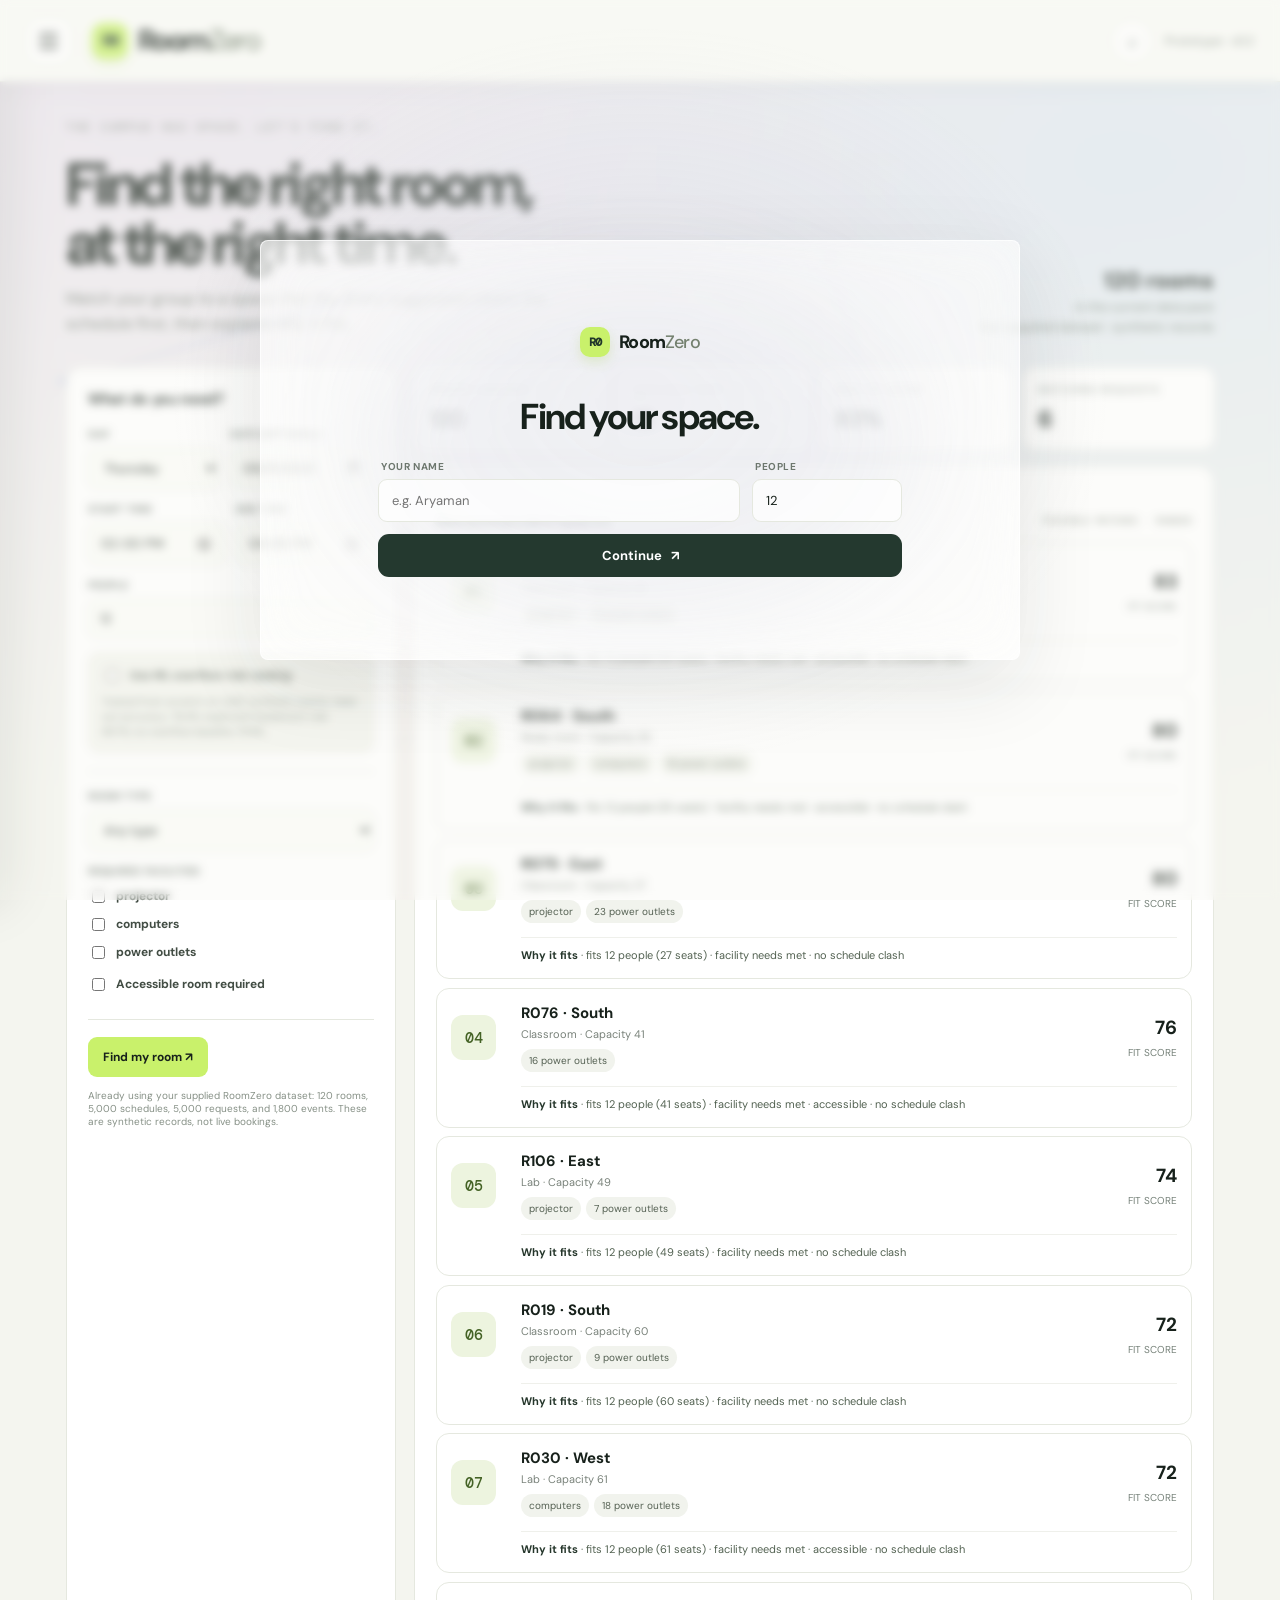
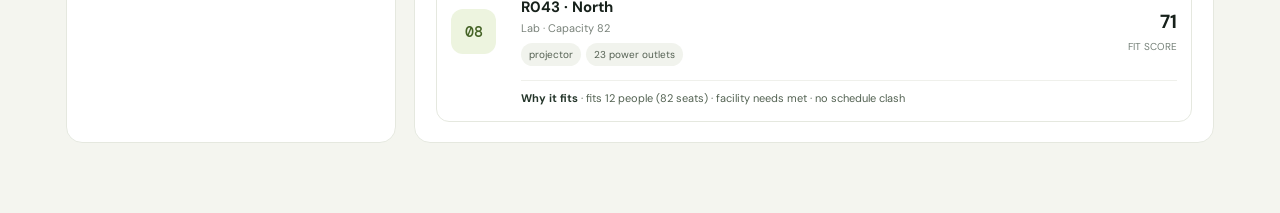
<file: index.html>
<!doctype html>
<html lang="en">
<head>
<meta charset="utf-8"><meta name="viewport" content="width=device-width,initial-scale=1"><title>RoomZero — Find your space</title>
<link rel="stylesheet" href="styles.css">
</head>
<body><header class="app-header"><div class="header-left"><button class="menu-button" id="menuButton" aria-label="Open menu" aria-expanded="false" aria-controls="sideDrawer"><span></span><span></span><span></span></button><div class="brand"><span class="brand-mark">R0</span><span class="brand-word">Room<span>Zero</span></span></div></div><div class="header-right"><div class="header-search" id="headerSearch"><button type="button" class="room-search-toggle" id="roomSearchToggle" aria-label="Search rooms" aria-expanded="false">⌕</button><input class="room-search-input" id="roomSearchInput" type="search" placeholder="Search rooms…" aria-label="Search rooms by ID or building" autocomplete="off"><div class="room-search-results" id="roomSearchResults" role="listbox" aria-label="Room search results"></div></div><span>Prototype · v0.2</span></div></header>
<section class="welcome-screen" id="welcomeScreen" aria-label="Welcome to RoomZero"><div class="welcome-haze"></div><form class="welcome-panel" id="welcomeForm"><div class="welcome-brand"><span class="brand-mark">R0</span><span>Room<span style="font-weight:500;color:#74816f">Zero</span></span></div><h1>Find your space.</h1><div class="welcome-fields"><div class="welcome-field"><label for="visitorName">YOUR NAME</label><input id="visitorName" name="name" type="text" maxlength="48" placeholder="e.g. Aryaman" autocomplete="given-name" required></div><div class="welcome-field"><label for="visitorGroup">PEOPLE</label><input id="visitorGroup" name="groupSize" type="number" min="1" max="500" value="12" required></div></div><button class="welcome-submit" type="submit">Continue <span aria-hidden="true">↗</span></button></form></section>
<div class="ambient-art" aria-hidden="true"><div class="rise-pixels"><i></i><i></i><i></i><i></i><i></i><i></i><i></i><i></i><i></i><i></i><i></i><i></i><i></i><i></i><i></i><i></i><i></i><i></i><i></i><i></i><i></i><i></i><i></i><i></i><i></i><i></i><i></i><i></i><i></i><i></i><i></i><i></i><i></i><i></i></div><span class="ambient-line line-a"></span><span class="ambient-line line-b"></span><span class="ambient-line line-c"></span><span class="ambient-line line-d"></span><span class="ambient-line line-e"></span><span class="ambient-line line-f"></span><span class="ambient-dot dot-a"></span><span class="ambient-dot dot-b"></span><span class="ambient-dot dot-c"></span><span class="ambient-dot dot-d"></span><span class="ambient-dot dot-e"></span><span class="ambient-dot dot-f"></span></div>
<div class="drawer-scrim" id="drawerScrim"></div><aside class="drawer" id="sideDrawer" aria-label="Main menu" aria-hidden="true"><div class="drawer-top"><div class="brand"><span class="brand-mark">R0</span><span class="brand-word">Room<span>Zero</span></span></div><button class="icon-close" id="closeDrawer" aria-label="Close menu">×</button></div><div id="drawerHome"><div class="nav-caption">WORKSPACE</div><nav class="drawer-nav"><a class="active" href="#recommendationPage" data-page="home"><span class="nav-icon">⌂</span>Home</a><a href="#roomDirectory" data-page="directory"><span class="nav-icon">⌕</span>Room finder</a><a href="#personalPage" data-page="recommendations"><span class="nav-icon">▤</span>Recommendations</a><a href="#utilization" data-page="utilization"><span class="nav-icon">▥</span>Space utilization</a><a href="#dataset" data-page="dataset"><span class="nav-icon">◉</span>About this dataset</a></nav><div class="nav-caption">PREFERENCES</div><nav class="drawer-nav"><a href="#profilePage" data-page="profile"><span class="nav-icon">●</span>Profile</a><button type="button" class="drawer-action" data-open-panel="settingsPanel"><span class="nav-icon">⚙</span>Settings</button><button type="button" class="drawer-action" data-open-panel="developersPanel"><span class="nav-icon">ⓘ</span>About the developers</button></nav><div class="drawer-foot">RoomZero · Campus space finder<br>Prototype using synthetic educational data</div></div><section class="drawer-view" id="settingsPanel" hidden><button type="button" class="back-menu" data-back-menu>← Back to menu</button><div class="nav-caption">PREFERENCES</div><h2>Settings</h2><div class="settings-box"><strong>Appearance</strong><p class="muted" style="margin:5px 0 0">Choose how RoomZero looks on this device.</p><div class="theme-options" role="group" aria-label="Choose theme"><button type="button" data-theme-choice="light">☀ Light</button><button type="button" data-theme-choice="dark">☾ Dark</button><button type="button" data-theme-choice="system">◐ System</button></div></div><div class="settings-box"><strong>Motion</strong><label class="setting-toggle"><input type="checkbox" id="reduceMotion"> Reduce animations</label><p class="muted" style="margin:5px 0 0">Shorten menu and page transitions.</p></div></section><section class="drawer-view" id="developersPanel" hidden><button type="button" class="back-menu" data-back-menu>← Back to menu</button><div class="nav-caption">ABOUT</div><h2>About the developers</h2><div class="developer-card"><div class="developer-avatar">A</div><div><strong>Aryaman</strong><span>RoomZero · Product prototype</span></div></div><a class="developer-email" href="mailto:aryaman2185@gmail.com">aryaman2185@gmail.com ↗</a><p class="muted developer-note">Built as a campus-space recommendation prototype for the datathon, using the provided synthetic educational dataset.</p></section></aside>
<main id="recommendationPage"><div class="eyebrow">THE CAMPUS HAS SPACE. LET'S FIND IT.</div><div class="hero"><div><h1>Find the right room,<br>at the right time.</h1><p>Match your group to a space that fits. Every suggestion clears the schedule first, then explains why it fits.</p></div><div class="hero-side"><strong id="roomCount">— rooms</strong>in the current data pack<br><span id="modeLabel">Demo data loaded</span></div></div>
<div class="grid" id="finder"><aside class="card"><h2>What do you need?</h2><div class="section"><div class="two"><div class="field"><label>DAY</label><select id="day"><option>Monday</option><option>Tuesday</option><option>Wednesday</option><option>Thursday</option><option>Friday</option><option>Saturday</option><option>Sunday</option></select></div><div class="field"><label>DATE (OPTIONAL)</label><input id="date" type="date"></div></div><div class="two"><div class="field"><label>START TIME</label><input id="start" type="time" value="14:00"></div><div class="field"><label>END TIME</label><input id="end" type="time" value="16:00"></div></div><div class="field"><label>PEOPLE</label><input id="capacity" type="number" min="1" value="12"></div><div class="ml-estimator"><label class="check"><input id="mlEstimate" type="checkbox"> Use ML overflow-risk ranking</label><div id="mlActivityWrap" class="field" hidden><label>ACTIVITY TYPE</label><select id="activityType"><option>Club meeting</option><option>Exam</option><option>Guest lecture</option><option>Seminar</option><option>Workshop</option></select></div><p class="ml-stats" id="mlStats"></p><p class="ml-output" id="mlOutput" hidden></p></div></div>
<div class="section"><div class="field"><label>ROOM TYPE</label><select id="type"><option value="">Any type</option></select></div><div class="field"><label>REQUIRED FACILITIES</label><div id="facilityList" class="muted">Load room data to see facility options.</div></div><label class="check"><input type="checkbox" id="accessible"> Accessible room required</label></div>
<div class="actions"><button class="btn lime" id="search">Find my room ↗</button></div><p class="fine data-note" id="dataset">Already using your supplied RoomZero dataset: 120 rooms, 5,000 schedules, 5,000 requests, and 1,800 events. These are synthetic records, not live bookings.</p>
</aside>
<section class="rightcol"><div class="metricrow"><div class="metric"><span>Spaces checked</span><strong id="mRooms">—</strong></div><div class="metric"><span>Available now</span><strong id="mFree">—</strong></div><div class="metric"><span>Best fit score</span><strong id="mScore">—</strong></div><div class="metric"><span>Matching requests</span><strong id="mSources">—</strong></div></div><div class="card"><div class="toolbar"><h2>Recommended spaces</h2><span class="source" id="sortCaption">FEASIBLE MATCHES · RANKED</span></div><div class="results" id="results"></div></div></section></div></main><section class="room-directory" id="roomDirectory" hidden aria-labelledby="directoryTitle"><div class="directory-head"><div><div class="eyebrow">ROOM CATALOG</div><h1 id="directoryTitle">Explore campus rooms</h1><p>Browse room capacity, type, facilities, and accessibility.</p></div><button class="btn light" type="button" id="backToRecommendations">← Home</button></div><div class="directory-tools"><input id="directorySearch" type="search" placeholder="Search room or building…" aria-label="Search rooms or buildings"><select id="directoryType" aria-label="Filter by room type"><option value="">All room types</option></select></div><p class="directory-count" id="directoryCount"></p><div class="directory-grid" id="directoryGrid"></div><p class="directory-note">Room details come from the supplied dataset. Click a room for more information.</p></section>
<section class="room-directory" id="utilizationPage" hidden aria-labelledby="utilizationTitle"><div class="directory-head"><div><div class="eyebrow">CAMPUS INSIGHTS</div><h1 id="utilizationTitle">Space utilization</h1><p>Explore patterns in the supplied class schedule and compare scheduled activity across rooms.</p></div><button class="btn light" type="button" id="utilizationBack">← Home</button></div><div class="card"><div class="toolbar"><h2>Schedule overview</h2><span class="source">SYNTHETIC SCHEDULE DATA</span></div><div class="util" id="util"><p class="muted">Schedule summary is loading…</p></div></div></section>
<section class="room-directory" id="personalPage" hidden aria-labelledby="personalTitle"><div class="directory-head"><div><div class="eyebrow">PERSONALIZED FOR YOU</div><h1 id="personalTitle">Your recommendations</h1><p>RoomZero learns from your repeated search times on this device and checks those needs against current room availability.</p></div><button class="btn light" type="button" id="historyClear">Clear history</button></div><div class="personal-privacy">Your search patterns are saved only in this browser. Your name is not stored.</div><div class="personal-section"><div class="personal-section-head"><div><h2>Your usual search times</h2><p>Repeated day and time patterns from your searches</p></div></div><div id="usualPatterns" class="personal-cards"></div></div><div class="personal-section"><div class="personal-section-head"><div><h2>Recent searches</h2><p>Quickly rerun a previous search with current schedule checks</p></div></div><div id="recentSearches" class="recent-search-list"></div></div></section>
<section class="room-directory" id="profilePage" hidden aria-labelledby="profileTitle"><div class="directory-head"><div><div class="eyebrow">YOUR ACCOUNT · THIS DEVICE</div><h1 id="profileTitle">Profile</h1><p>Set the name and details RoomZero shows for you.</p></div><button class="btn light" type="button" id="profileBack">← Home</button></div><form class="profile-form card" id="profileForm"><div class="profile-photo-row"><div class="profile-photo"><span id="profileAvatarFallback">R</span><img id="profileAvatar" alt="Profile photo" hidden></div><div><strong>Profile photo</strong><p class="muted">Choose an image. It will be resized and saved in this browser.</p><label class="profile-upload">Choose photo<input id="profilePhotoInput" type="file" accept="image/*"></label></div></div><div class="profile-fields"><div class="field"><label for="profileName">YOUR NAME</label><input id="profileName" maxlength="48" autocomplete="name" placeholder="Your name" required></div><div class="field"><label for="profilePronouns">PRONOUNS <span class="muted">· OPTIONAL</span></label><input id="profilePronouns" maxlength="32" placeholder="e.g. she/her"></div></div><div class="profile-actions"><button class="btn lime" type="submit">Save profile</button><button class="btn light" type="button" id="clearProfile">Clear profile</button><span id="profileStatus" class="muted" role="status"></span></div><p class="profile-local-note">Your profile stays on this device in this browser. It does not sync to another device or get sent to a server.</p></form></section>
<section class="room-directory" id="datasetInfo" hidden aria-labelledby="datasetTitle"><div class="directory-head"><div><div class="eyebrow">DATA NOTES</div><h1 id="datasetTitle">About this dataset</h1><p>RoomZero uses the supplied synthetic campus data to demonstrate room discovery and scheduling.</p></div><button class="btn light" type="button" id="datasetBack">← Home</button></div><div class="dataset-info-grid"><article class="card"><h2>Rooms · 120 records</h2><p>Room identifiers, building, room type, capacity, facilities, and accessibility details. This powers the room catalog and room filters.</p></article><article class="card"><h2>Class schedule · 5,000 records</h2><p>Recurring weekday and time entries associated with room IDs. Overlapping classes make a room unavailable for the requested time.</p></article><article class="card"><h2>Events · 1,800 records</h2><p>Dated events associated with room IDs and durations. Overlapping events also make a room unavailable.</p></article><article class="card"><h2>Room requests · 5,000 records</h2><p>Historical demand context. Requests are not room assignments, so they are not joined to rooms and do not block availability.</p></article><article class="card"><h2>From-scratch ML model</h2><p>Uses the supplied synthetic event and room data to estimate overflow risk. RoomZero can use this estimate to adjust recommendation rankings; it does not replace hard schedule or room requirements.</p></article><article class="card"><h2>Important limitation</h2><p>These are synthetic educational records, not live campus bookings or measured room occupancy. The prototype does not make reservations.</p></article></div></section><div class="room-modal-backdrop" id="roomModalBackdrop" hidden><section class="room-modal" id="roomModal" role="dialog" aria-modal="true" aria-labelledby="roomModalTitle"><button type="button" class="room-modal-close" id="roomModalClose" aria-label="Close room details">×</button><div id="roomModalContent"></div></section></div><script src="data.js"></script><script src="attendance_model.js"></script>
<script src="app.js"></script></body></html>
</file>
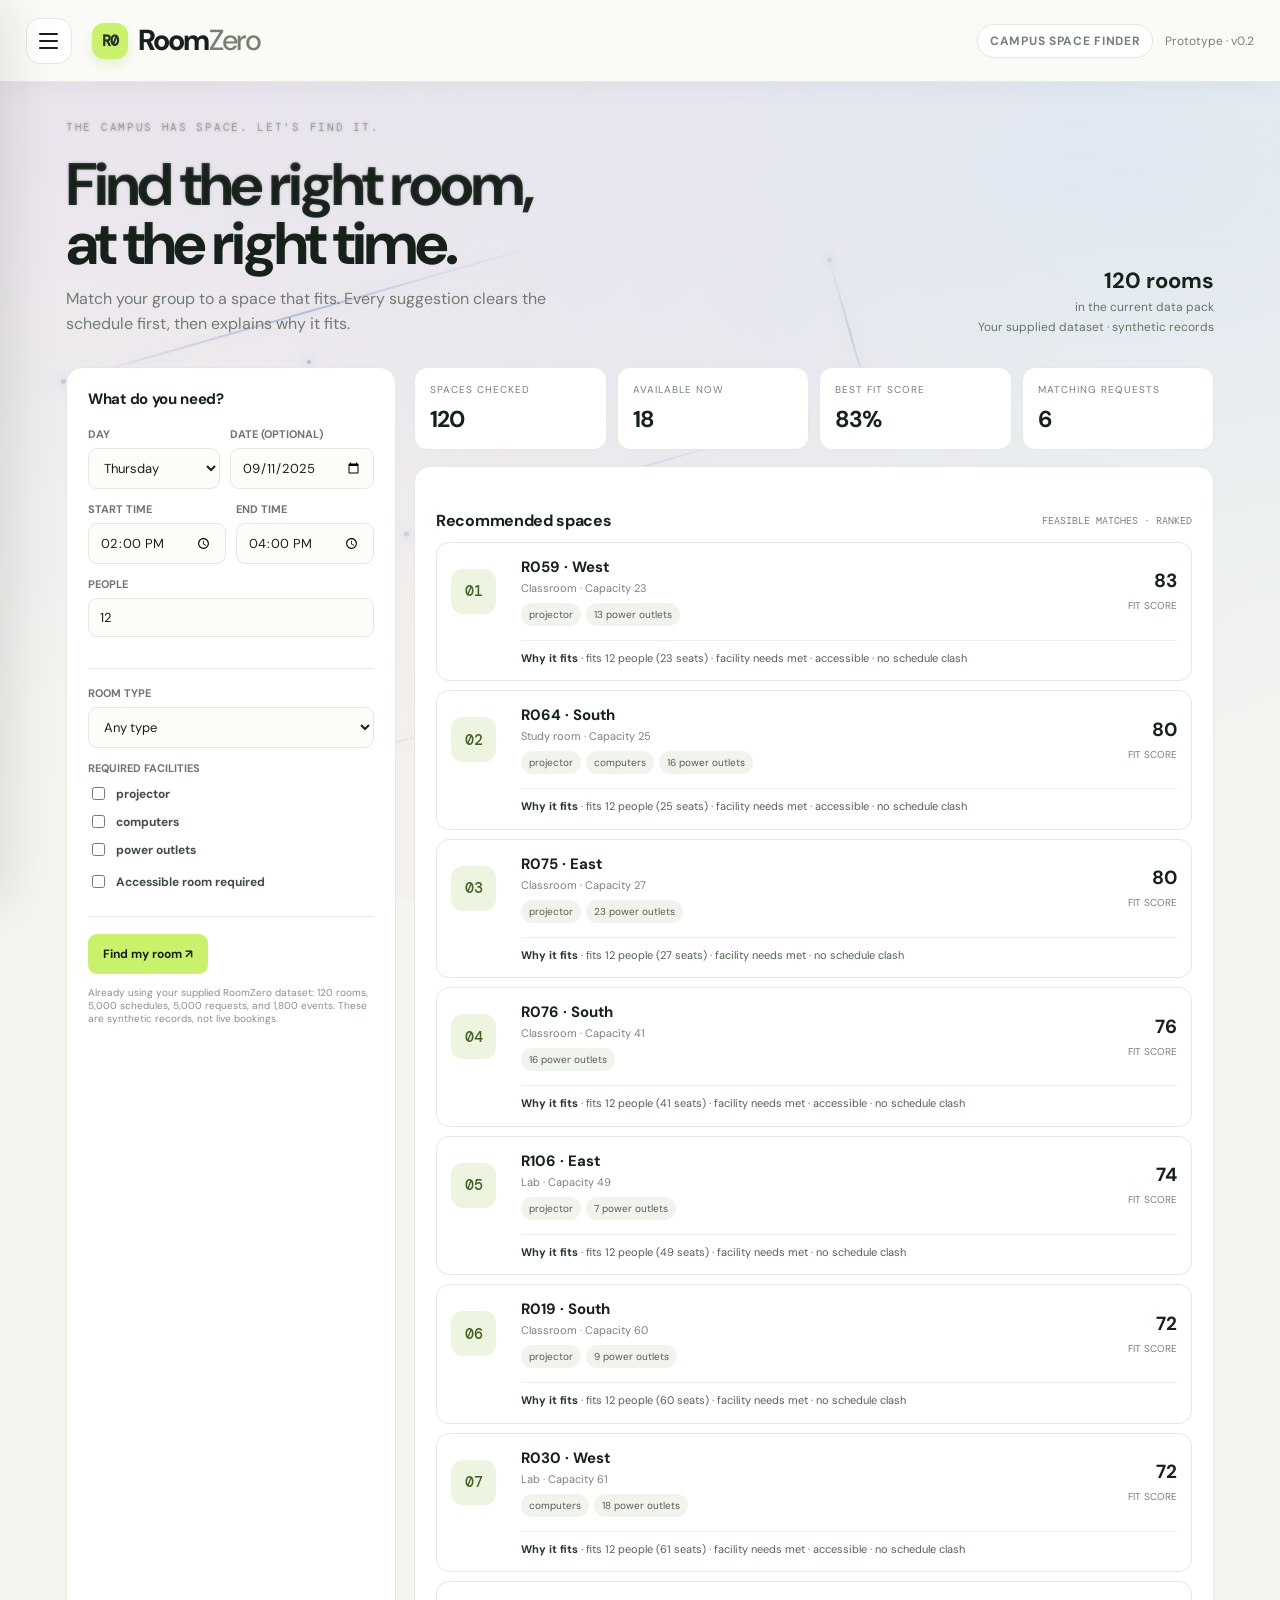
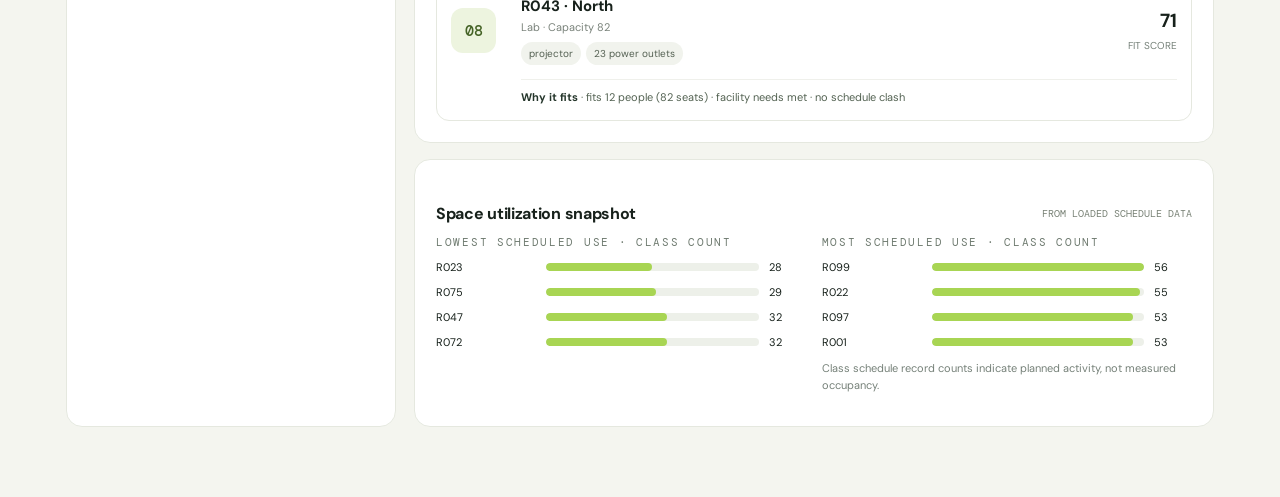
<file: index-before-minimal.html>
<!doctype html>
<html lang="en">
<head>
<meta charset="utf-8"><meta name="viewport" content="width=device-width,initial-scale=1"><title>RoomZero — Find your space</title>
<style>
@import url('https://fonts.googleapis.com/css2?family=DM+Mono:wght@400;500&family=DM+Sans:wght@400;500;600;700;800&display=swap');
:root{--ink:#17211b;--muted:#758078;--paper:#f4f5ef;--card:#fff;--green:#c9f16b;--line:#e5e8df;--deep:#24392f;--red:#b75143}*{box-sizing:border-box}body{position:relative;margin:0;background:radial-gradient(ellipse at 12% 8%,rgba(221,207,235,.48),transparent 62%),radial-gradient(ellipse at 88% 18%,rgba(199,216,243,.46),transparent 60%),radial-gradient(ellipse at 52% 90%,rgba(241,219,230,.30),transparent 64%),var(--paper);background-attachment:fixed;color:var(--ink);font-family:'DM Sans',sans-serif}header{height:74px;display:flex;align-items:center;justify-content:space-between;padding:0 6vw;border-bottom:1px solid var(--line);background:#fafbf7}.brand{font-size:21px;font-weight:800;letter-spacing:-1px}.brand i{font-style:normal;color:#719d24}.header-right{display:flex;gap:12px;align-items:center;font-size:12px;color:var(--muted)}.pill{border:1px solid var(--line);border-radius:30px;padding:8px 12px;background:white}main{max-width:1200px;margin:0 auto;padding:38px 26px 70px}.eyebrow{font:11px 'DM Mono',monospace;letter-spacing:1.7px;color:#6f7b70;text-transform:uppercase}.hero{display:flex;justify-content:space-between;align-items:end;margin:14px 0 30px}.hero h1{font-size:clamp(35px,5vw,60px);line-height:.98;letter-spacing:-3px;margin:8px 0 12px;max-width:680px}.hero p{margin:0;color:#727b72;max-width:540px;line-height:1.6}.hero-side{text-align:right;color:#667465;font-size:12px;line-height:1.6}.hero-side strong{display:block;color:var(--ink);font-size:22px}.grid{display:grid;grid-template-columns:330px 1fr;gap:18px}.card{background:var(--card);border:1px solid var(--line);border-radius:16px;padding:21px}.card h2{font-size:15px;margin:0 0 18px;letter-spacing:-.3px}.section{padding:0 0 18px;margin-bottom:17px;border-bottom:1px solid var(--line)}label{display:block;font-size:11px;font-weight:700;color:#6d776e;margin-bottom:7px}.two{display:grid;grid-template-columns:1fr 1fr;gap:10px}.field{margin-bottom:13px}input,select{width:100%;border:1px solid var(--line);border-radius:9px;background:#fcfdf9;padding:10px 11px;font:13px 'DM Sans';color:var(--ink)}input[type=checkbox]{width:auto;accent-color:#7da52c}.check{display:flex;align-items:center;gap:8px;font-size:12px;color:#424d44;margin-top:9px}.btn{border:0;border-radius:9px;padding:12px 15px;background:var(--deep);color:white;font:700 12px 'DM Sans';cursor:pointer}.btn:hover{background:#345747}.btn.light{color:var(--ink);background:#f0f3e8;border:1px solid var(--line)}.btn.lime{background:var(--green);color:var(--ink)}.actions{display:flex;gap:8px;flex-wrap:wrap}.muted{color:var(--muted);font-size:11px;line-height:1.55}.rightcol{display:flex;flex-direction:column;gap:16px}.metricrow{display:grid;grid-template-columns:repeat(4,1fr);gap:10px}.metric{background:white;border:1px solid var(--line);border-radius:13px;padding:15px}.metric span{display:block;color:var(--muted);font-size:10px;text-transform:uppercase;letter-spacing:1px}.metric strong{display:block;font-size:23px;letter-spacing:-1px;margin-top:8px}.toolbar{display:flex;justify-content:space-between;align-items:center;margin:22px 0 11px}.toolbar h2{margin:0;font-size:16px}.results{display:flex;flex-direction:column;gap:9px}.room{display:grid;grid-template-columns:56px 1fr auto;gap:14px;align-items:center;background:#fff;border:1px solid var(--line);border-radius:13px;padding:14px}.rank{width:45px;height:45px;border-radius:12px;background:#edf4df;display:grid;place-items:center;font:500 15px 'DM Mono';color:#446225}.room h3{margin:0 0 4px;font-size:15px}.room .meta{font-size:11px;color:#79827a}.tags{display:flex;gap:5px;flex-wrap:wrap;margin-top:8px}.tag{font-size:10px;background:#f1f3ed;padding:5px 8px;border-radius:20px;color:#546052}.score{text-align:right}.score strong{font-size:19px;display:block}.score span{font-size:10px;color:var(--muted)}.why{grid-column:2/4;border-top:1px solid #eff0eb;padding-top:9px;font-size:11px;color:#536252;line-height:1.5}.why b{color:#25362b}.empty{padding:32px;text-align:center;color:var(--muted);background:white;border:1px dashed #d7ddd1;border-radius:13px}.source{font:10px 'DM Mono';color:#788175}.hidden{display:none}.fine{font-size:10px;color:#869086;margin-top:12px}.util{display:grid;grid-template-columns:1fr 1fr;gap:15px}.barrow{display:grid;grid-template-columns:100px 1fr 38px;gap:10px;align-items:center;margin:11px 0;font-size:11px}.bar{height:8px;background:#edf0e9;border-radius:10px;overflow:hidden}.bar i{display:block;height:100%;background:#a8d553;border-radius:10px}.warn{color:var(--red)}details summary{cursor:pointer;font-weight:700;font-size:12px}.upload{border:1px dashed #cdd5c8;background:#fafbf7;border-radius:10px;padding:12px;margin:8px 0}.upload input{border:0;padding:0;background:transparent;font-size:11px}.status{font-size:11px;color:#657066;margin-top:8px;line-height:1.5}
.app-header{height:82px;position:sticky;top:0;z-index:10;padding:0 clamp(18px,2vw,34px);box-shadow:0 5px 25px #17211b0a}.header-left{display:flex;align-items:center;gap:20px}.menu-button{width:46px;height:46px;border:1px solid var(--line);border-radius:14px;background:var(--card);display:grid;place-content:center;gap:5px;cursor:pointer;transition:.18s}.menu-button:hover{border-color:#a8c66e;transform:translateY(-1px)}.menu-button span{display:block;width:19px;height:2px;border-radius:5px;background:var(--ink)}.brand{display:flex;align-items:center;gap:10px;font-size:29px;font-weight:800;letter-spacing:-1.7px}.brand-mark{width:36px;height:36px;border-radius:12px;background:var(--green);color:#20362a;font:bold 15px 'DM Mono';display:grid;place-items:center;letter-spacing:-1px;box-shadow:0 5px 12px #9ac94038}.brand-word{line-height:1}.brand-word span{font-weight:500;color:#74816f}.brand i{display:none}.header-right .pill{font-weight:700;letter-spacing:.7px;background:var(--card)}.drawer-scrim{position:fixed;inset:0;z-index:19;background:#10181170;opacity:0;visibility:hidden;transition:.22s}.drawer{position:fixed;z-index:20;inset:0 auto 0 0;width:min(330px,88vw);padding:25px 20px;background:var(--card);border-right:1px solid var(--line);transform:translateX(-102%);transition:transform .25s ease;box-shadow:12px 0 50px #10181120;display:flex;flex-direction:column}.drawer-open .drawer{transform:translateX(0)}.drawer-open .drawer-scrim{opacity:1;visibility:visible}.drawer-top{display:flex;justify-content:space-between;align-items:center;padding:4px 3px 24px;border-bottom:1px solid var(--line)}.drawer-top .brand{font-size:24px}.icon-close{width:38px;height:38px;border:1px solid var(--line);border-radius:12px;background:var(--card);color:var(--ink);font-size:22px;cursor:pointer}.nav-caption{font:10px 'DM Mono';letter-spacing:1.5px;color:var(--muted);margin:24px 9px 9px}.drawer-nav{display:grid;gap:5px}.drawer-nav .drawer-action{width:100%;padding:12px;border:0;border-radius:11px;background:transparent;color:var(--ink);text-align:left;text-decoration:none;font:600 14px 'DM Sans';display:flex;align-items:center;gap:12px;cursor:pointer}.drawer-nav .drawer-action:hover{background:#eff5e3}.drawer-view[hidden],#drawerHome[hidden]{display:none}.drawer-view h2{font-size:21px;margin:14px 9px 18px}.back-menu{border:1px solid var(--line);border-radius:9px;padding:9px 11px;background:var(--paper);color:var(--ink);font:600 12px 'DM Sans';cursor:pointer}.setting-toggle{display:flex;align-items:center;gap:8px;margin:13px 0 4px;font-size:12px;color:var(--ink)}.developer-card{display:flex;gap:12px;align-items:center;padding:15px 12px;border:1px solid var(--line);border-radius:12px;margin:8px 0}.developer-avatar{width:40px;height:40px;border-radius:13px;background:var(--green);color:#17211b;display:grid;place-items:center;font-weight:800}.developer-card strong,.developer-card span{display:block}.developer-card strong{font-size:14px}.developer-card span{font-size:11px;color:var(--muted);margin-top:4px}.developer-email{display:block;padding:11px 12px;border-radius:10px;background:var(--paper);color:var(--ink);font-size:12px;text-decoration:none}.developer-email:hover{text-decoration:underline}.developer-note{padding:2px 3px;line-height:1.6}.drawer-nav a{padding:12px 12px;border-radius:11px;color:var(--ink);text-decoration:none;font-size:14px;font-weight:600;display:flex;align-items:center;gap:12px}.drawer-nav a:hover,.drawer-nav a.active{background:#eff5e3}.nav-icon{width:25px;height:25px;border-radius:8px;background:#f1f3ed;display:grid;place-items:center;font-size:13px;color:#49632d}.settings-box{margin-top:8px;padding:15px 12px;border:1px solid var(--line);border-radius:13px}.settings-box strong{font-size:13px}.theme-options{display:flex;gap:6px;margin-top:12px}.theme-options button{flex:1;padding:9px 6px;border:1px solid var(--line);border-radius:9px;background:var(--paper);color:var(--ink);font:600 11px 'DM Sans';cursor:pointer}.theme-options button[aria-pressed="true"]{background:var(--deep);color:#fff;border-color:var(--deep)}.drawer-foot{margin-top:auto;padding:15px 9px 3px;border-top:1px solid var(--line);color:var(--muted);font-size:11px;line-height:1.6}.data-note{scroll-margin-top:100px}.toolbar,.metricrow,.card{scroll-margin-top:100px}body[data-theme="dark"]{--ink:#e9ebf2;--muted:#a4a9b8;--paper:#111319;--card:#191d26;--green:#91a8df;--line:#303440;--deep:#7186bd;color:var(--ink);background:radial-gradient(ellipse at 8% 0%,rgba(91,112,171,.16),transparent 58%),radial-gradient(ellipse at 92% 54%,rgba(126,103,164,.11),transparent 62%),var(--paper);background-attachment:fixed}body[data-theme="dark"] header{background:#151415}body[data-theme="dark"] .pill,body[data-theme="dark"] .metric,body[data-theme="dark"] .room,body[data-theme="dark"] .empty{background:#191d26;color:var(--ink)}body[data-theme="dark"] input,body[data-theme="dark"] select{background:#111319;color:var(--ink);border-color:var(--line)}body[data-theme="dark"] label,body[data-theme="dark"] .check,body[data-theme="dark"] .room .meta,body[data-theme="dark"] .why{color:#bdc3d2}body[data-theme="dark"] .tag,body[data-theme="dark"] .rank,body[data-theme="dark"] .nav-icon{background:#252b39;color:#c7d2f2}body[data-theme="dark"] .bar{background:#303440}body[data-theme="dark"] .btn:not(.lime){color:#fff}body[data-theme="dark"] .theme-options button[aria-pressed="true"]{background:var(--green);color:#fff;border-color:var(--green)}
body.drawer-open{overflow:hidden}body.reduce-motion *,body.reduce-motion *::before,body.reduce-motion *::after{scroll-behavior:auto!important;animation-duration:.01ms!important;animation-iteration-count:1!important;transition-duration:.01ms!important}body[data-theme="dark"] .drawer-nav .drawer-action:hover{background:#252b39}.drawer-open .menu-button span:first-child{transform:translateY(7px) rotate(45deg)}.drawer-open .menu-button span:nth-child(2){opacity:0}.drawer-open .menu-button span:last-child{transform:translateY(-7px) rotate(-45deg)}.menu-button span{transition:transform .2s,opacity .2s}.drawer-nav a:focus-visible,.menu-button:focus-visible,.icon-close:focus-visible,.theme-options button:focus-visible{outline:3px solid #a9d654;outline-offset:2px}
@media(max-width:860px){.grid{grid-template-columns:1fr}.hero{align-items:start;display:block}.hero-side{text-align:left;margin-top:14px}.metricrow{grid-template-columns:1fr 1fr}}@media(max-width:500px){main{padding:25px 14px}.room{grid-template-columns:45px 1fr}.score{grid-column:2;text-align:left}.why{grid-column:1/3}.two{gap:7px}}
body[data-theme="dark"] .bar i{background:#8298d0}body[data-theme="dark"] .drawer-nav a:hover,body[data-theme="dark"] .drawer-nav a.active{background:#252b39}body[data-theme="dark"] input[type="checkbox"]{accent-color:#91a8df}body[data-theme="dark"] .menu-button:focus-visible,body[data-theme="dark"] .icon-close:focus-visible,body[data-theme="dark"] .theme-options button:focus-visible,body[data-theme="dark"] .drawer-nav a:focus-visible{outline-color:#91a8df}.ambient-art{position:fixed;inset:82px 0 0;z-index:0;overflow:hidden;pointer-events:none;contain:strict}.app-header,main{position:relative;z-index:1}.ambient-line{position:absolute;height:1.5px;width:min(42vw,560px);opacity:.58;background:linear-gradient(90deg,transparent,rgba(112,137,194,.38),rgba(112,137,194,.82),rgba(112,137,194,.24),transparent);filter:drop-shadow(0 0 6px rgba(112,137,194,.34));transform-origin:center}.ambient-line::after{content:"";position:absolute;top:-2px;left:0;width:5px;height:5px;border-radius:50%;background:rgba(128,151,205,.68);box-shadow:0 0 10px rgba(128,151,205,.6);animation:node-glide 15s ease-in-out infinite alternate}.line-a{top:28%;left:4%;width:min(40vw,540px);transform:rotate(-16deg);animation:line-drift-a 28s ease-in-out infinite alternate}.line-b{top:70%;right:4%;width:min(38vw,500px);transform:rotate(-16deg);opacity:.46;animation:line-drift-b 32s ease-in-out infinite alternate}.line-c{top:31%;right:27%;width:165px;transform:rotate(74deg);opacity:.34;animation:line-drift-c 34s ease-in-out infinite alternate}.line-b::after{animation-delay:-7s}.line-c::after{animation-delay:-11s}.line-d{top:49%;left:31%;width:min(29vw,380px);transform:rotate(-16deg);opacity:.48;animation:line-drift-b 30s ease-in-out infinite alternate}.line-e{top:84%;left:8%;width:min(31vw,410px);transform:rotate(-16deg);opacity:.43;animation:line-drift-a 36s ease-in-out infinite alternate}.line-f{top:58%;right:24%;width:175px;transform:rotate(74deg);opacity:.38;animation:line-drift-c 37s ease-in-out infinite alternate}.line-d::after{animation-delay:-4s}.line-e::after{animation-delay:-9s}.line-f::after{animation-delay:-13s}.ambient-dot{position:absolute;width:4px;height:4px;border-radius:50%;background:rgba(143,160,206,.65);box-shadow:0 0 12px 2px rgba(143,160,206,.3);animation:dot-float 13s ease-in-out infinite}.dot-a{left:24%;top:34%}.dot-b{right:25%;top:40%;width:3px;height:3px;animation-delay:-4s}.dot-c{right:35%;top:76%;width:5px;height:5px;animation-delay:-8s}.dot-d{left:48%;top:54%;width:5px;height:5px;animation-delay:-6s}.dot-e{right:17%;top:69%;animation-delay:-10s}.dot-f{left:17%;top:79%;width:3px;height:3px;animation-delay:-12s}@keyframes line-drift-a{0%{translate:0 0;rotate:-1deg}100%{translate:15px 9px;rotate:1deg}}@keyframes line-drift-b{0%{translate:0 0;rotate:1deg}100%{translate:-12px -8px;rotate:-1deg}}@keyframes line-drift-c{0%{translate:0 0}100%{translate:7px 12px}}@keyframes node-glide{0%{left:12%;opacity:.42}100%{left:84%;opacity:.78}}@keyframes dot-float{0%,100%{transform:translate3d(0,0,0);opacity:.32}50%{transform:translate3d(8px,-11px,0);opacity:.7}}body[data-theme="dark"] .ambient-line{background:linear-gradient(90deg,transparent,rgba(132,151,204,.24),rgba(149,168,222,.68),rgba(132,151,204,.16),transparent);filter:drop-shadow(0 0 7px rgba(132,151,204,.34))}body[data-theme="dark"] .ambient-line::after,body[data-theme="dark"] .ambient-dot{background:rgba(153,172,224,.7);box-shadow:0 0 11px 2px rgba(139,158,213,.38)}body.reduce-motion .ambient-art{display:none}@media(prefers-reduced-motion:reduce){.ambient-art{display:none}}body::after{content:"";position:absolute;top:82px;left:0;right:0;height:220px;z-index:9;pointer-events:none;backdrop-filter:blur(1.5px);-webkit-backdrop-filter:blur(1.5px);mask-image:linear-gradient(to bottom,#000 0%,rgba(0,0,0,.38) 28%,transparent 76%);-webkit-mask-image:linear-gradient(to bottom,#000 0%,rgba(0,0,0,.38) 28%,transparent 76%)}.ambient-art{z-index:0}</style></head>
<body><header class="app-header"><div class="header-left"><button class="menu-button" id="menuButton" aria-label="Open menu" aria-expanded="false" aria-controls="sideDrawer"><span></span><span></span><span></span></button><div class="brand"><span class="brand-mark">R0</span><span class="brand-word">Room<span>Zero</span></span></div></div><div class="header-right"><span class="pill">CAMPUS SPACE FINDER</span><span>Prototype · v0.2</span></div></header>
<div class="ambient-art" aria-hidden="true"><span class="ambient-line line-a"></span><span class="ambient-line line-b"></span><span class="ambient-line line-c"></span><span class="ambient-line line-d"></span><span class="ambient-line line-e"></span><span class="ambient-line line-f"></span><span class="ambient-dot dot-a"></span><span class="ambient-dot dot-b"></span><span class="ambient-dot dot-c"></span><span class="ambient-dot dot-d"></span><span class="ambient-dot dot-e"></span><span class="ambient-dot dot-f"></span></div>
<div class="drawer-scrim" id="drawerScrim"></div><aside class="drawer" id="sideDrawer" aria-label="Main menu" aria-hidden="true"><div class="drawer-top"><div class="brand"><span class="brand-mark">R0</span><span class="brand-word">Room<span>Zero</span></span></div><button class="icon-close" id="closeDrawer" aria-label="Close menu">×</button></div><div id="drawerHome"><div class="nav-caption">WORKSPACE</div><nav class="drawer-nav"><a class="active" href="#finder"><span class="nav-icon">⌕</span>Room finder</a><a href="#results"><span class="nav-icon">▤</span>Recommendations</a><a href="#utilization"><span class="nav-icon">▥</span>Space utilization</a><a href="#dataset"><span class="nav-icon">◉</span>About this dataset</a></nav><div class="nav-caption">PREFERENCES</div><nav class="drawer-nav"><button type="button" class="drawer-action" data-open-panel="settingsPanel"><span class="nav-icon">⚙</span>Settings</button><button type="button" class="drawer-action" data-open-panel="developersPanel"><span class="nav-icon">ⓘ</span>About the developers</button></nav><div class="drawer-foot">RoomZero · Campus space finder<br>Prototype using synthetic educational data</div></div><section class="drawer-view" id="settingsPanel" hidden><button type="button" class="back-menu" data-back-menu>← Back to menu</button><div class="nav-caption">PREFERENCES</div><h2>Settings</h2><div class="settings-box"><strong>Appearance</strong><p class="muted" style="margin:5px 0 0">Choose how RoomZero looks on this device.</p><div class="theme-options" role="group" aria-label="Choose theme"><button type="button" data-theme-choice="light">☀ Light</button><button type="button" data-theme-choice="dark">☾ Dark</button><button type="button" data-theme-choice="system">◐ System</button></div></div><div class="settings-box"><strong>Motion</strong><label class="setting-toggle"><input type="checkbox" id="reduceMotion"> Reduce animations</label><p class="muted" style="margin:5px 0 0">Shorten menu and page transitions.</p></div></section><section class="drawer-view" id="developersPanel" hidden><button type="button" class="back-menu" data-back-menu>← Back to menu</button><div class="nav-caption">ABOUT</div><h2>About the developers</h2><div class="developer-card"><div class="developer-avatar">A</div><div><strong>Aryaman</strong><span>RoomZero · Product prototype</span></div></div><a class="developer-email" href="mailto:aryaman2185@gmail.com">aryaman2185@gmail.com ↗</a><p class="muted developer-note">Built as a campus-space recommendation prototype for the datathon, using the provided synthetic educational dataset.</p></section></aside>
<main><div class="eyebrow">THE CAMPUS HAS SPACE. LET'S FIND IT.</div><div class="hero"><div><h1>Find the right room,<br>at the right time.</h1><p>Match your group to a space that fits. Every suggestion clears the schedule first, then explains why it fits.</p></div><div class="hero-side"><strong id="roomCount">— rooms</strong>in the current data pack<br><span id="modeLabel">Demo data loaded</span></div></div>
<div class="grid" id="finder"><aside class="card"><h2>What do you need?</h2><div class="section"><div class="two"><div class="field"><label>DAY</label><select id="day"><option>Monday</option><option>Tuesday</option><option>Wednesday</option><option>Thursday</option><option>Friday</option><option>Saturday</option><option>Sunday</option></select></div><div class="field"><label>DATE (OPTIONAL)</label><input id="date" type="date"></div></div><div class="two"><div class="field"><label>START TIME</label><input id="start" type="time" value="14:00"></div><div class="field"><label>END TIME</label><input id="end" type="time" value="16:00"></div></div><div class="field"><label>PEOPLE</label><input id="capacity" type="number" min="1" value="12"></div></div>
<div class="section"><div class="field"><label>ROOM TYPE</label><select id="type"><option value="">Any type</option></select></div><div class="field"><label>REQUIRED FACILITIES</label><div id="facilityList" class="muted">Load room data to see facility options.</div></div><label class="check"><input type="checkbox" id="accessible"> Accessible room required</label></div>
<div class="actions"><button class="btn lime" id="search">Find my room ↗</button></div><p class="fine data-note" id="dataset">Already using your supplied RoomZero dataset: 120 rooms, 5,000 schedules, 5,000 requests, and 1,800 events. These are synthetic records, not live bookings.</p>
</aside>
<section class="rightcol"><div class="metricrow"><div class="metric"><span>Spaces checked</span><strong id="mRooms">—</strong></div><div class="metric"><span>Available now</span><strong id="mFree">—</strong></div><div class="metric"><span>Best fit score</span><strong id="mScore">—</strong></div><div class="metric"><span>Matching requests</span><strong id="mSources">—</strong></div></div><div class="card"><div class="toolbar"><h2>Recommended spaces</h2><span class="source" id="sortCaption">FEASIBLE MATCHES · RANKED</span></div><div class="results" id="results"></div></div><div class="card" id="utilization"><div class="toolbar"><h2>Space utilization snapshot</h2><span class="source">FROM LOADED SCHEDULE DATA</span></div><div class="util" id="util"><p class="muted">Load schedule CSV data to see utilization.</p></div></div></section></div></main>
<script src="data.js"></script>
<script>
const demo={rooms:[
{id:'A-204',building:'Arts Hall',type:'Seminar',capacity:18,facilities:'projector,whiteboard,wifi',accessible:true},
{id:'L-110',building:'Learning Commons',type:'Study',capacity:14,facilities:'wifi,whiteboard',accessible:true},
{id:'S-301',building:'Science Center',type:'Classroom',capacity:32,facilities:'projector,whiteboard,wifi,lab benches',accessible:true},
{id:'B-018',building:'Business School',type:'Meeting',capacity:10,facilities:'display,wifi',accessible:false},
{id:'M-205',building:'Media Center',type:'Seminar',capacity:24,facilities:'projector,display,wifi',accessible:true},
{id:'C-112',building:'Central Library',type:'Study',capacity:8,facilities:'wifi,whiteboard',accessible:true},
{id:'E-401',building:'Engineering',type:'Lab',capacity:20,facilities:'projector,lab benches,wifi',accessible:false},
{id:'H-120',building:'Student Hub',type:'Meeting',capacity:16,facilities:'display,whiteboard,wifi',accessible:true}],
classes:[{room_id:'S-301',day:'Monday',start_time:'13:00',end_time:'15:00'},{room_id:'B-018',day:'Monday',start_time:'14:00',end_time:'15:00'},{room_id:'E-401',day:'Tuesday',start_time:'09:00',end_time:'12:00'},{room_id:'C-112',day:'Monday',start_time:'10:00',end_time:'12:00'}],
requests:[{room_id:'M-205',day:'Monday',start_time:'15:00',end_time:'16:00',status:'approved'},{room_id:'A-204',day:'Tuesday',start_time:'14:00',end_time:'16:00',status:'approved'}],
events:[{room_id:'H-120',day:'Monday',start_time:'14:30',end_time:'17:00',status:'confirmed'},{room_id:'S-301',day:'Wednesday',start_time:'09:00',end_time:'11:00',status:'confirmed'}]};
let data=structuredClone(window.ROOMZERO_DATA||demo), mappings={}, files={};
const aliases={id:['room_id','room','space_id','room_code','id'],building:['building','building_name','location','campus_building'],type:['room_type','type','space_type','category'],capacity:['capacity','seats','max_capacity','room_capacity'],facilities:['facilities','amenities','equipment','features'],accessible:['accessible','accessibility','wheelchair_accessible','is_accessible'],day:['day','weekday','day_of_week'],date:['date','class_date','event_date','request_date'],start:['start_time','start','starttime','time_start'],end:['end_time','end','endtime','time_end'],status:['status','request_status','event_status']};
const norm=s=>String(s??'').trim().toLowerCase().replace(/[^a-z0-9]+/g,'_').replace(/^_|_$/g,'');
function infer(headers,key){let h=headers.map(x=>({x,n:norm(x)}));return (aliases[key]||[]).map(a=>h.find(z=>z.n===a)?.x).find(Boolean)||''}
function options(headers,key,label){return `<option value="">— not present —</option>`+headers.map(h=>`<option ${h===infer(headers,key)?'selected':''} value="${esc(h)}">${esc(h)}</option>`).join('')}
function esc(s){return String(s??'').replace(/[&<>"']/g,c=>({'&':'&amp;','<':'&lt;','>':'&gt;','"':'&quot;',"'":'&#39;'}[c]))}
function parseCSV(txt){let rows=[],row=[],cell='',q=false;for(let i=0;i<txt.length;i++){let c=txt[i];if(q){if(c==='"'&&txt[i+1]==='"'){cell+='"';i++}else if(c==='"')q=false;else cell+=c}else if(c==='"')q=true;else if(c===','){row.push(cell);cell=''}else if(c==='\n'){row.push(cell);rows.push(row);row=[];cell=''}else if(c!=='\r')cell+=c}if(cell||row.length){row.push(cell);rows.push(row)}let headers=(rows.shift()||[]).map(x=>x.trim());return rows.filter(r=>r.some(c=>c.trim())).map(r=>Object.fromEntries(headers.map((h,i)=>[h,(r[i]||'').trim()]))) }
function truth(x){return /^(1|true|yes|y)$/i.test(String(x||''))}function minutes(t){if(!t)return null;let m=String(t).match(/(\d{1,2}):(\d{2})/);if(!m)return null;let n=+m[1]*60 + +m[2];if(/pm/i.test(t)&&+m[1]<12)n+=720;if(/am/i.test(t)&&+m[1]===12)n-=720;return n}
function rowsFor(kind){return data[kind]||[]}
function hourValue(v){let n=Number(v);return Number.isFinite(n)?n*60:minutes(v)}
function overlap(row,day,start,end,date){let rd=(row.day||row.weekday||row.day_of_week||'').toLowerCase(),d=day.toLowerCase();if(rd&&rd!==d&&rd.slice(0,3)!==d.slice(0,3))return false;let stamp=row.start_time||'',rowDate=row.date||row.request_date||(String(stamp).match(/^\d{4}-\d{2}-\d{2}/)||[])[0]||'';if(date&&rowDate&&rowDate!==date)return false;let s=hourValue(row.start_time||row.start||row.starttime||row.start_hour),dur=Number(row.duration_hours),e=Number.isFinite(dur)&&dur>0?s+dur*60:minutes(row.end_time||row.end||row.endtime);return s!==null&&e!==null&&start<e&&end>s}
function blocked(room){let day=document.getElementById('day').value,start=minutes(document.getElementById('start').value),end=minutes(document.getElementById('end').value),date=document.getElementById('date').value,id=String(room.room_id||room.id||'').toLowerCase();let conflicts=[];for(let [kind,label] of [['classes','class schedule'],['events','event']])for(let r of rowsFor(kind)){let rid=String(r.room_id||'').toLowerCase();if(rid===id&&overlap(r,day,start,end,date))conflicts.push(label)}return conflicts}
function facilities(room){let out=[];for(let [key,label] of [['projector','projector'],['computers','computers']])if(truth(room[key]))out.push(label);let plugs=+(room.power_outlets||0);if(plugs>0)out.push(`${plugs} power outlets`);return out}
function render(){let cap=+document.getElementById('capacity').value||1,needed=[...document.querySelectorAll('[data-fac]:checked')].map(x=>x.value.toLowerCase()),typ=document.getElementById('type').value,access=document.getElementById('accessible').checked;let evaluated=data.rooms.map(r=>{let conflicts=blocked(r),fs=facilities(r),missing=needed.filter(x=>!fs.some(f=>f.toLowerCase().includes(x))),c=+(r.capacity||0),accessible=truth(r.accessible);let why=[];if(c<cap)why.push('capacity too small');if(missing.length)why.push('missing '+missing.join(', '));if(access&&!accessible)why.push('accessibility requirement');if(typ&&String(r.room_type||'')!==typ)why.push('different room type');if(conflicts.length)why.push('schedule conflict');let feasible=!why.length;let score=feasible?Math.max(65,100-Math.round((c-cap)/Math.max(c,1)*32)-Math.min(fs.length,8)):0;let positive=[];if(c>=cap)positive.push(`fits ${cap} people (${c} seats)`);if(needed.every(x=>fs.some(f=>f.toLowerCase().includes(x))))positive.push(needed.length?`has ${needed.join(', ')}`:'facility needs met');if(accessible)positive.push('accessible');if(!conflicts.length)positive.push('no schedule clash');return {r,conflicts,why,feasible,score,positive}}).filter(x=>x.feasible).sort((a,b)=>b.score-a.score||(+a.r.capacity)-(+b.r.capacity));
let reqDate=document.getElementById('date').value,reqStart=minutes(document.getElementById('start').value),reqEnd=minutes(document.getElementById('end').value);let demand=data.requests.filter(q=>!/cancel|reject/i.test(q.status||'')&&overlap(q,'',reqStart,reqEnd,reqDate)).length;document.getElementById('roomCount').textContent=`${data.rooms.length} rooms`;document.getElementById('mRooms').textContent=data.rooms.length;document.getElementById('mFree').textContent=evaluated.length;document.getElementById('mScore').textContent=evaluated.length?evaluated[0].score+'%':'—';document.getElementById('mSources').textContent=demand;document.getElementById('mSources').title='Approved or waitlisted requests overlapping this date and time. Requests indicate demand; they are not room assignments.';let box=document.getElementById('results');if(!evaluated.length)box.innerHTML='<div class="empty">No rooms meet every requirement for this time. Try a larger time window or fewer required facilities.</div>';else box.innerHTML=evaluated.slice(0,8).map((x,i)=>{let r=x.r;return `<article class="room"><div class="rank">${String(i+1).padStart(2,'0')}</div><div><h3>${esc(r.room_id)} · ${esc(r.building)}</h3><div class="meta">${esc(r.room_type)} · Capacity ${esc(r.capacity)}</div><div class="tags">${facilities(r).map(t=>`<span class="tag">${esc(t)}</span>`).join('')}</div></div><div class="score"><strong>${x.score}</strong><span>FIT SCORE</span></div><div class="why"><b>Why it fits</b> · ${x.positive.join(' · ')}</div></article>`}).join('');renderUtil();}
function renderUtil(){let el=document.getElementById('util'),rs=data.rooms,totals=rs.map(r=>{let id=String(r.room_id).toLowerCase(),n=data.classes.filter(s=>String(s.room_id).toLowerCase()===id).length;return {r,n}}).sort((a,b)=>a.n-b.n),max=Math.max(1,...totals.map(x=>x.n));el.innerHTML=`<div><div class="eyebrow">LOWEST SCHEDULED USE · CLASS COUNT</div>${totals.slice(0,4).map(x=>`<div class="barrow"><span>${esc(x.r.room_id)}</span><div class="bar"><i style="width:${x.n/max*100}%"></i></div><span>${x.n}</span></div>`).join('')}</div><div><div class="eyebrow">MOST SCHEDULED USE · CLASS COUNT</div>${totals.slice(-4).reverse().map(x=>`<div class="barrow"><span>${esc(x.r.room_id)}</span><div class="bar"><i style="width:${x.n/max*100}%"></i></div><span>${x.n}</span></div>`).join('')}<p class="muted">Class schedule record counts indicate planned activity, not measured occupancy.</p></div>`}
function initFilters(){let types=[...new Set(data.rooms.map(r=>r.room_type).filter(Boolean))];document.getElementById('type').innerHTML='<option value="">Any type</option>'+types.map(x=>`<option>${esc(x)}</option>`).join('');let available=['projector','computers','power outlets'].filter(f=>data.rooms.some(r=>f==='power outlets'?+(r.power_outlets||0)>0:truth(r[f])));document.getElementById('facilityList').innerHTML=available.map(x=>`<label class="check"><input type="checkbox" data-fac value="${esc(x)}">${esc(x)}</label>`).join('')||'No facility fields found.';document.getElementById('roomCount').textContent=`${data.rooms.length} rooms`;document.getElementById('modeLabel').textContent='Your supplied dataset · synthetic records';render()}
document.getElementById('search').onclick=render;document.getElementById('date').value='2025-09-11';document.getElementById('day').value='Thursday';initFilters();
const menuButton=document.getElementById('menuButton'),drawer=document.getElementById('sideDrawer'),drawerHome=document.getElementById('drawerHome');function setDrawer(open){document.body.classList.toggle('drawer-open',open);menuButton.setAttribute('aria-expanded',String(open));drawer.setAttribute('aria-hidden',String(!open));if(!open){showDrawerHome();menuButton.focus()}}function showDrawerHome(){drawerHome.hidden=false;document.querySelectorAll('.drawer-view').forEach(p=>p.hidden=true)}function showDrawerPanel(id){drawerHome.hidden=true;document.querySelectorAll('.drawer-view').forEach(p=>p.hidden=p.id!==id)}menuButton.onclick=()=>setDrawer(true);document.getElementById('closeDrawer').onclick=()=>setDrawer(false);document.getElementById('drawerScrim').onclick=()=>setDrawer(false);document.querySelectorAll('.drawer-nav a').forEach(a=>a.addEventListener('click',()=>{setDrawer(false);document.querySelectorAll('.drawer-nav a').forEach(n=>n.classList.toggle('active',n===a))}));document.querySelectorAll('[data-open-panel]').forEach(b=>b.onclick=()=>showDrawerPanel(b.dataset.openPanel));document.querySelectorAll('[data-back-menu]').forEach(b=>b.onclick=showDrawerHome);document.addEventListener('keydown',e=>{if(e.key==='Escape'&&document.body.classList.contains('drawer-open'))setDrawer(false)});
let themeChoice='system';try{themeChoice=localStorage.getItem('roomzero-theme')||'system'}catch{}function applyTheme(choice){themeChoice=choice;let resolved=choice==='system'?(matchMedia('(prefers-color-scheme: dark)').matches?'dark':'light'):choice;document.body.dataset.theme=resolved;document.querySelectorAll('[data-theme-choice]').forEach(b=>b.setAttribute('aria-pressed',String(b.dataset.themeChoice===choice)));try{localStorage.setItem('roomzero-theme',choice)}catch{}}document.querySelectorAll('[data-theme-choice]').forEach(b=>b.onclick=()=>applyTheme(b.dataset.themeChoice));applyTheme(themeChoice);const reduceMotion=document.getElementById('reduceMotion');try{reduceMotion.checked=localStorage.getItem('roomzero-reduce-motion')==='true'}catch{}document.body.classList.toggle('reduce-motion',reduceMotion.checked);reduceMotion.onchange=()=>{document.body.classList.toggle('reduce-motion',reduceMotion.checked);try{localStorage.setItem('roomzero-reduce-motion',String(reduceMotion.checked))}catch{}};
</script></body></html>
</file>
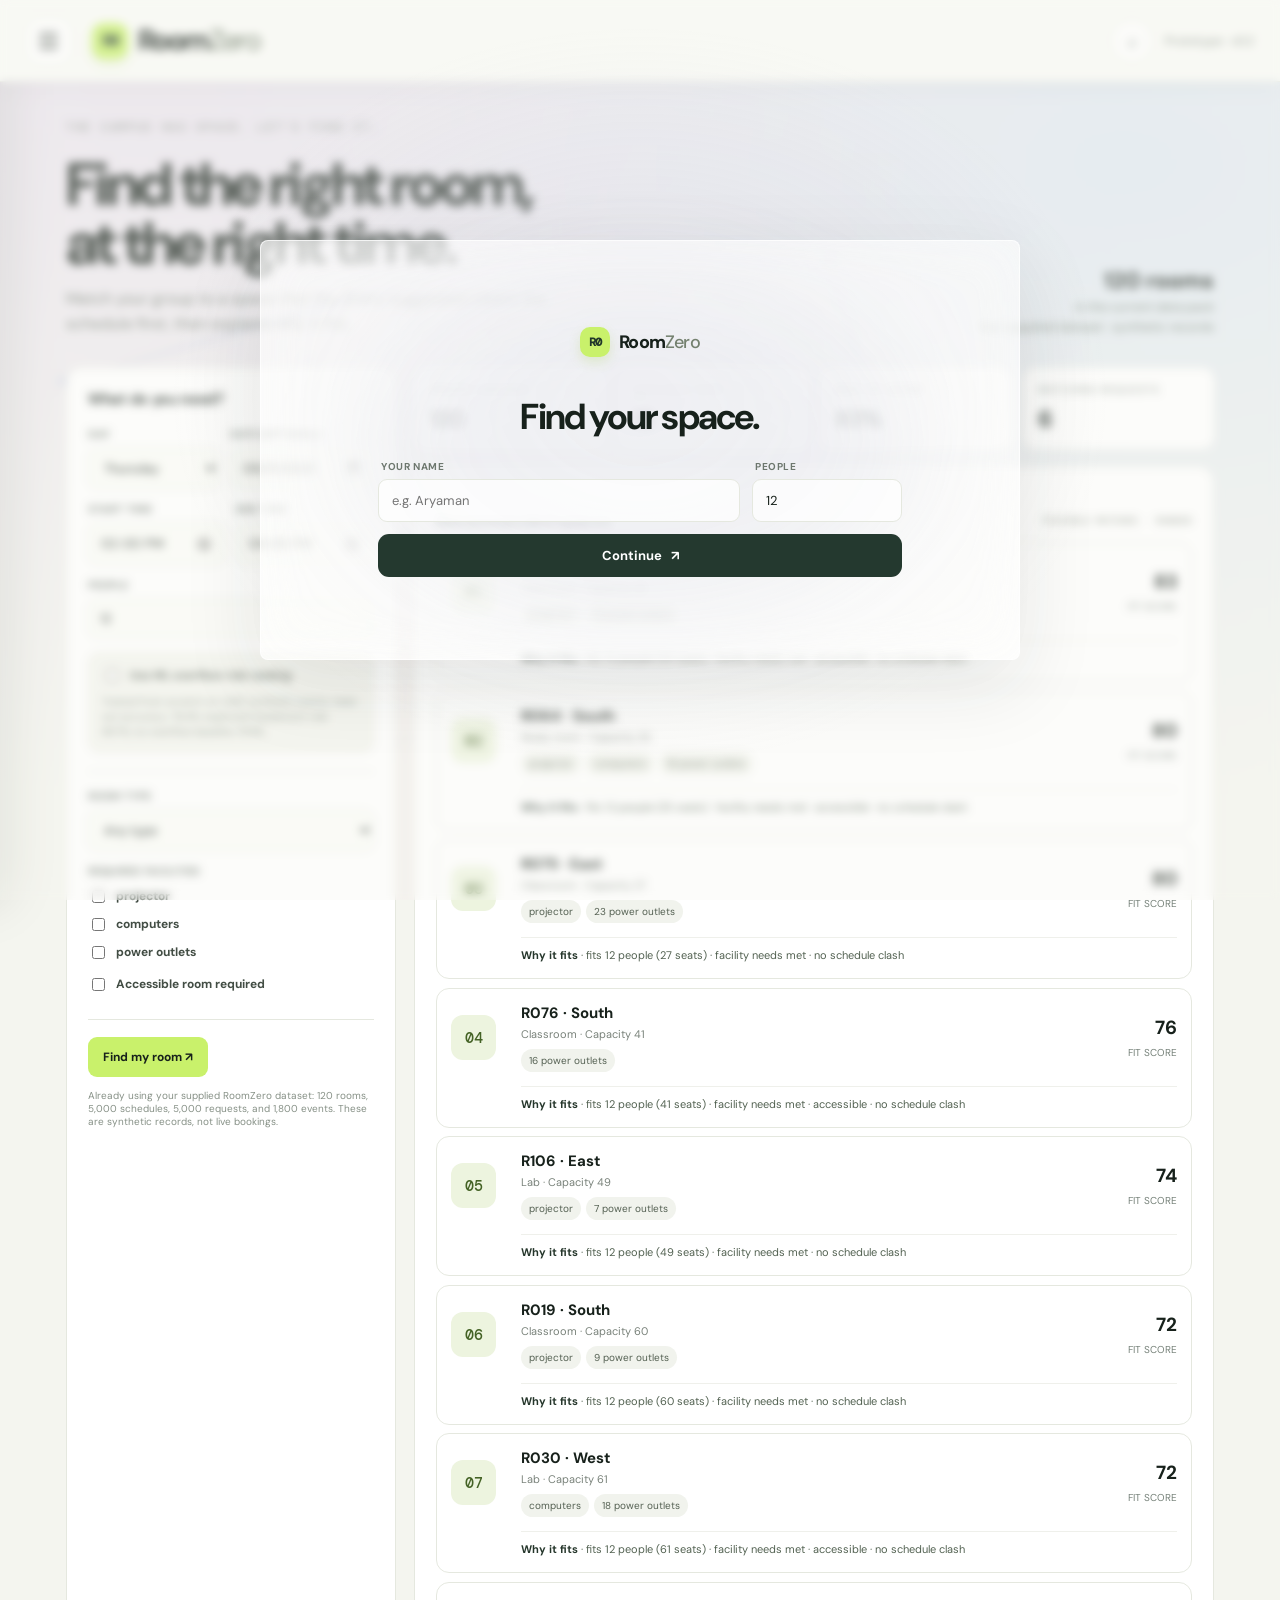
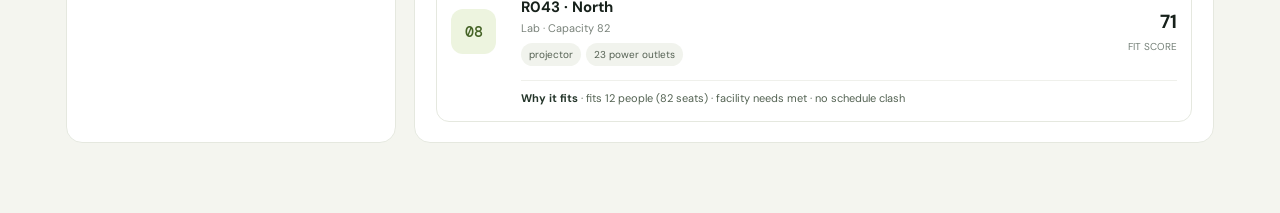
<file: index.before-refactor.html>
<!doctype html>
<html lang="en">
<head>
<meta charset="utf-8"><meta name="viewport" content="width=device-width,initial-scale=1"><title>RoomZero — Find your space</title>
<style>
@import url('https://fonts.googleapis.com/css2?family=DM+Mono:wght@400;500&family=DM+Sans:wght@400;500;600;700;800&display=swap');
:root{--ink:#17211b;--muted:#758078;--paper:#f4f5ef;--card:#fff;--green:#c9f16b;--line:#e5e8df;--deep:#24392f;--red:#b75143}*{box-sizing:border-box}body{position:relative;margin:0;background:radial-gradient(ellipse at 12% 8%,rgba(221,207,235,.48),transparent 62%),radial-gradient(ellipse at 88% 18%,rgba(199,216,243,.46),transparent 60%),radial-gradient(ellipse at 52% 90%,rgba(241,219,230,.30),transparent 64%),var(--paper);background-attachment:fixed;color:var(--ink);font-family:'DM Sans',sans-serif}header{height:74px;display:flex;align-items:center;justify-content:space-between;padding:0 6vw;border-bottom:1px solid var(--line);background:#fafbf7}.brand{font-size:21px;font-weight:800;letter-spacing:-1px}.brand i{font-style:normal;color:#719d24}.header-right{display:flex;gap:12px;align-items:center;font-size:12px;color:var(--muted)}.pill{border:1px solid var(--line);border-radius:30px;padding:8px 12px;background:white}main{max-width:1200px;margin:0 auto;padding:38px 26px 70px}.eyebrow{font:11px 'DM Mono',monospace;letter-spacing:1.7px;color:#6f7b70;text-transform:uppercase}.hero{display:flex;justify-content:space-between;align-items:end;margin:14px 0 30px}.hero h1{font-size:clamp(35px,5vw,60px);line-height:.98;letter-spacing:-3px;margin:8px 0 12px;max-width:680px}.hero p{margin:0;color:#727b72;max-width:540px;line-height:1.6}.hero-side{text-align:right;color:#667465;font-size:12px;line-height:1.6}.hero-side strong{display:block;color:var(--ink);font-size:22px}.grid{display:grid;grid-template-columns:330px 1fr;gap:18px}.card{background:var(--card);border:1px solid var(--line);border-radius:16px;padding:21px}.card h2{font-size:15px;margin:0 0 18px;letter-spacing:-.3px}.section{padding:0 0 18px;margin-bottom:17px;border-bottom:1px solid var(--line)}label{display:block;font-size:11px;font-weight:700;color:#6d776e;margin-bottom:7px}.two{display:grid;grid-template-columns:1fr 1fr;gap:10px}.field{margin-bottom:13px}input,select{width:100%;border:1px solid var(--line);border-radius:9px;background:#fcfdf9;padding:10px 11px;font:13px 'DM Sans';color:var(--ink)}input[type=checkbox]{width:auto;accent-color:#7da52c}.check{display:flex;align-items:center;gap:8px;font-size:12px;color:#424d44;margin-top:9px}.btn{border:0;border-radius:9px;padding:12px 15px;background:var(--deep);color:white;font:700 12px 'DM Sans';cursor:pointer}.btn:hover{background:#345747}.btn.light{color:var(--ink);background:#f0f3e8;border:1px solid var(--line)}.btn.lime{background:var(--green);color:var(--ink)}.actions{display:flex;gap:8px;flex-wrap:wrap}.muted{color:var(--muted);font-size:11px;line-height:1.55}.rightcol{display:flex;flex-direction:column;gap:16px}.metricrow{display:grid;grid-template-columns:repeat(4,1fr);gap:10px}.metric{background:white;border:1px solid var(--line);border-radius:13px;padding:15px}.metric span{display:block;color:var(--muted);font-size:10px;text-transform:uppercase;letter-spacing:1px}.metric strong{display:block;font-size:23px;letter-spacing:-1px;margin-top:8px}.toolbar{display:flex;justify-content:space-between;align-items:center;margin:22px 0 11px}.toolbar h2{margin:0;font-size:16px}.results{display:flex;flex-direction:column;gap:9px}.room{display:grid;grid-template-columns:56px 1fr auto;gap:14px;align-items:center;background:#fff;border:1px solid var(--line);border-radius:13px;padding:14px}.rank{width:45px;height:45px;border-radius:12px;background:#edf4df;display:grid;place-items:center;font:500 15px 'DM Mono';color:#446225}.room h3{margin:0 0 4px;font-size:15px}.room .meta{font-size:11px;color:#79827a}.tags{display:flex;gap:5px;flex-wrap:wrap;margin-top:8px}.tag{font-size:10px;background:#f1f3ed;padding:5px 8px;border-radius:20px;color:#546052}.score{text-align:right}.score strong{font-size:19px;display:block}.score span{font-size:10px;color:var(--muted)}.why{grid-column:2/4;border-top:1px solid #eff0eb;padding-top:9px;font-size:11px;color:#536252;line-height:1.5}.why b{color:#25362b}.empty{padding:32px;text-align:center;color:var(--muted);background:white;border:1px dashed #d7ddd1;border-radius:13px}.source{font:10px 'DM Mono';color:#788175}.hidden{display:none}.fine{font-size:10px;color:#869086;margin-top:12px}.util{display:grid;grid-template-columns:1fr 1fr;gap:15px}.barrow{display:grid;grid-template-columns:100px 1fr 38px;gap:10px;align-items:center;margin:11px 0;font-size:11px}.bar{height:8px;background:#edf0e9;border-radius:10px;overflow:hidden}.bar i{display:block;height:100%;background:#a8d553;border-radius:10px}.warn{color:var(--red)}details summary{cursor:pointer;font-weight:700;font-size:12px}.upload{border:1px dashed #cdd5c8;background:#fafbf7;border-radius:10px;padding:12px;margin:8px 0}.upload input{border:0;padding:0;background:transparent;font-size:11px}.status{font-size:11px;color:#657066;margin-top:8px;line-height:1.5}
.app-header{height:82px;position:sticky;top:0;z-index:10;padding:0 clamp(18px,2vw,34px);box-shadow:0 5px 25px #17211b0a}.header-left{display:flex;align-items:center;gap:20px}.menu-button{width:46px;height:46px;border:1px solid var(--line);border-radius:14px;background:var(--card);display:grid;place-content:center;gap:5px;cursor:pointer;transition:.18s}.menu-button:hover{border-color:#a8c66e;transform:translateY(-1px)}.menu-button span{display:block;width:19px;height:2px;border-radius:5px;background:var(--ink)}.brand{display:flex;align-items:center;gap:10px;font-size:29px;font-weight:800;letter-spacing:-1.7px}.brand-mark{width:36px;height:36px;border-radius:12px;background:var(--green);color:#20362a;font:bold 15px 'DM Mono';display:grid;place-items:center;letter-spacing:-1px;box-shadow:0 5px 12px #9ac94038}.brand-word{line-height:1}.brand-word span{font-weight:500;color:#74816f}.brand i{display:none}.header-right .pill{font-weight:700;letter-spacing:.7px;background:var(--card)}.drawer-scrim{position:fixed;inset:0;z-index:19;background:#10181170;opacity:0;visibility:hidden;transition:.22s}.drawer{position:fixed;z-index:20;inset:0 auto 0 0;width:min(330px,88vw);padding:25px 20px;background:var(--card);border-right:1px solid var(--line);transform:translateX(-102%);transition:transform .25s ease;box-shadow:12px 0 50px #10181120;display:flex;flex-direction:column}.drawer-open .drawer{transform:translateX(0)}.drawer-open .drawer-scrim{opacity:1;visibility:visible}.drawer-top{display:flex;justify-content:space-between;align-items:center;padding:4px 3px 24px;border-bottom:1px solid var(--line)}.drawer-top .brand{font-size:24px}.icon-close{width:38px;height:38px;border:1px solid var(--line);border-radius:12px;background:var(--card);color:var(--ink);font-size:22px;cursor:pointer}.nav-caption{font:10px 'DM Mono';letter-spacing:1.5px;color:var(--muted);margin:24px 9px 9px}.drawer-nav{display:grid;gap:5px}.drawer-nav .drawer-action{width:100%;padding:12px;border:0;border-radius:11px;background:transparent;color:var(--ink);text-align:left;text-decoration:none;font:600 14px 'DM Sans';display:flex;align-items:center;gap:12px;cursor:pointer}.drawer-nav .drawer-action:hover{background:#eff5e3}.drawer-view[hidden],#drawerHome[hidden]{display:none}.drawer-view h2{font-size:21px;margin:14px 9px 18px}.back-menu{border:1px solid var(--line);border-radius:9px;padding:9px 11px;background:var(--paper);color:var(--ink);font:600 12px 'DM Sans';cursor:pointer}.setting-toggle{display:flex;align-items:center;gap:8px;margin:13px 0 4px;font-size:12px;color:var(--ink)}.developer-card{display:flex;gap:12px;align-items:center;padding:15px 12px;border:1px solid var(--line);border-radius:12px;margin:8px 0}.developer-avatar{width:40px;height:40px;border-radius:13px;background:var(--green);color:#17211b;display:grid;place-items:center;font-weight:800}.developer-card strong,.developer-card span{display:block}.developer-card strong{font-size:14px}.developer-card span{font-size:11px;color:var(--muted);margin-top:4px}.developer-email{display:block;padding:11px 12px;border-radius:10px;background:var(--paper);color:var(--ink);font-size:12px;text-decoration:none}.developer-email:hover{text-decoration:underline}.developer-note{padding:2px 3px;line-height:1.6}.drawer-nav a{padding:12px 12px;border-radius:11px;color:var(--ink);text-decoration:none;font-size:14px;font-weight:600;display:flex;align-items:center;gap:12px}.drawer-nav a:hover,.drawer-nav a.active{background:#eff5e3}.nav-icon{width:25px;height:25px;border-radius:8px;background:#f1f3ed;display:grid;place-items:center;font-size:13px;color:#49632d}.settings-box{margin-top:8px;padding:15px 12px;border:1px solid var(--line);border-radius:13px}.settings-box strong{font-size:13px}.theme-options{display:flex;gap:6px;margin-top:12px}.theme-options button{flex:1;padding:9px 6px;border:1px solid var(--line);border-radius:9px;background:var(--paper);color:var(--ink);font:600 11px 'DM Sans';cursor:pointer}.theme-options button[aria-pressed="true"]{background:var(--deep);color:#fff;border-color:var(--deep)}.drawer-foot{margin-top:auto;padding:15px 9px 3px;border-top:1px solid var(--line);color:var(--muted);font-size:11px;line-height:1.6}.data-note{scroll-margin-top:100px}.toolbar,.metricrow,.card{scroll-margin-top:100px}body[data-theme="dark"]{--ink:#e9ebf2;--muted:#a4a9b8;--paper:#111319;--card:#191d26;--green:#91a8df;--line:#303440;--deep:#7186bd;color:var(--ink);background:radial-gradient(ellipse at 8% 0%,rgba(91,112,171,.16),transparent 58%),radial-gradient(ellipse at 92% 54%,rgba(126,103,164,.11),transparent 62%),var(--paper);background-attachment:fixed}body[data-theme="dark"] header{background:#151415}body[data-theme="dark"] .pill,body[data-theme="dark"] .metric,body[data-theme="dark"] .room,body[data-theme="dark"] .empty{background:#191d26;color:var(--ink)}body[data-theme="dark"] input,body[data-theme="dark"] select{background:#111319;color:var(--ink);border-color:var(--line)}body[data-theme="dark"] label,body[data-theme="dark"] .check,body[data-theme="dark"] .room .meta,body[data-theme="dark"] .why{color:#bdc3d2}body[data-theme="dark"] .tag,body[data-theme="dark"] .rank,body[data-theme="dark"] .nav-icon{background:#252b39;color:#c7d2f2}body[data-theme="dark"] .bar{background:#303440}body[data-theme="dark"] .btn:not(.lime){color:#fff}body[data-theme="dark"] .theme-options button[aria-pressed="true"]{background:var(--green);color:#fff;border-color:var(--green)}
body.drawer-open{overflow:hidden}body.reduce-motion *,body.reduce-motion *::before,body.reduce-motion *::after{scroll-behavior:auto!important;animation-duration:.01ms!important;animation-iteration-count:1!important;transition-duration:.01ms!important}body[data-theme="dark"] .drawer-nav .drawer-action:hover{background:#252b39}.drawer-open .menu-button span:first-child{transform:translateY(7px) rotate(45deg)}.drawer-open .menu-button span:nth-child(2){opacity:0}.drawer-open .menu-button span:last-child{transform:translateY(-7px) rotate(-45deg)}.menu-button span{transition:transform .2s,opacity .2s}.drawer-nav a:focus-visible,.menu-button:focus-visible,.icon-close:focus-visible,.theme-options button:focus-visible{outline:3px solid #a9d654;outline-offset:2px}
@media(max-width:860px){.grid{grid-template-columns:1fr}.hero{align-items:start;display:block}.hero-side{text-align:left;margin-top:14px}.metricrow{grid-template-columns:1fr 1fr}}@media(max-width:500px){main{padding:25px 14px}.room{grid-template-columns:45px 1fr}.score{grid-column:2;text-align:left}.why{grid-column:1/3}.two{gap:7px}}
body[data-theme="dark"] .bar i{background:#8298d0}body[data-theme="dark"] .drawer-nav a:hover,body[data-theme="dark"] .drawer-nav a.active{background:#252b39}body[data-theme="dark"] input[type="checkbox"]{accent-color:#91a8df}body[data-theme="dark"] .menu-button:focus-visible,body[data-theme="dark"] .icon-close:focus-visible,body[data-theme="dark"] .theme-options button:focus-visible,body[data-theme="dark"] .drawer-nav a:focus-visible{outline-color:#91a8df}.ambient-art{position:fixed;inset:82px 0 0;z-index:0;overflow:hidden;pointer-events:none;contain:strict}.app-header,main{position:relative;z-index:1}.ambient-line{position:absolute;height:1.5px;width:min(42vw,560px);opacity:.58;background:linear-gradient(90deg,transparent,rgba(112,137,194,.38),rgba(112,137,194,.82),rgba(112,137,194,.24),transparent);filter:drop-shadow(0 0 6px rgba(112,137,194,.34));transform-origin:center}.ambient-line::after{content:"";position:absolute;top:-2px;left:0;width:5px;height:5px;border-radius:50%;background:rgba(128,151,205,.68);box-shadow:0 0 10px rgba(128,151,205,.6);animation:node-glide 15s ease-in-out infinite alternate}.line-a{top:28%;left:4%;width:min(40vw,540px);transform:rotate(-16deg);animation:line-drift-a 28s ease-in-out infinite alternate}.line-b{top:70%;right:4%;width:min(38vw,500px);transform:rotate(-16deg);opacity:.46;animation:line-drift-b 32s ease-in-out infinite alternate}.line-c{top:31%;right:27%;width:165px;transform:rotate(74deg);opacity:.34;animation:line-drift-c 34s ease-in-out infinite alternate}.line-b::after{animation-delay:-7s}.line-c::after{animation-delay:-11s}.line-d{top:49%;left:31%;width:min(29vw,380px);transform:rotate(-16deg);opacity:.48;animation:line-drift-b 30s ease-in-out infinite alternate}.line-e{top:84%;left:8%;width:min(31vw,410px);transform:rotate(-16deg);opacity:.43;animation:line-drift-a 36s ease-in-out infinite alternate}.line-f{top:58%;right:24%;width:175px;transform:rotate(74deg);opacity:.38;animation:line-drift-c 37s ease-in-out infinite alternate}.line-d::after{animation-delay:-4s}.line-e::after{animation-delay:-9s}.line-f::after{animation-delay:-13s}.ambient-dot{position:absolute;width:4px;height:4px;border-radius:50%;background:rgba(143,160,206,.65);box-shadow:0 0 12px 2px rgba(143,160,206,.3);animation:dot-float 13s ease-in-out infinite}.dot-a{left:24%;top:34%}.dot-b{right:25%;top:40%;width:3px;height:3px;animation-delay:-4s}.dot-c{right:35%;top:76%;width:5px;height:5px;animation-delay:-8s}.dot-d{left:48%;top:54%;width:5px;height:5px;animation-delay:-6s}.dot-e{right:17%;top:69%;animation-delay:-10s}.dot-f{left:17%;top:79%;width:3px;height:3px;animation-delay:-12s}@keyframes line-drift-a{0%{translate:0 0;rotate:-1deg}100%{translate:15px 9px;rotate:1deg}}@keyframes line-drift-b{0%{translate:0 0;rotate:1deg}100%{translate:-12px -8px;rotate:-1deg}}@keyframes line-drift-c{0%{translate:0 0}100%{translate:7px 12px}}@keyframes node-glide{0%{left:12%;opacity:.42}100%{left:84%;opacity:.78}}@keyframes dot-float{0%,100%{transform:translate3d(0,0,0);opacity:.32}50%{transform:translate3d(8px,-11px,0);opacity:.7}}body[data-theme="dark"] .ambient-line{background:linear-gradient(90deg,transparent,rgba(132,151,204,.24),rgba(149,168,222,.68),rgba(132,151,204,.16),transparent);filter:drop-shadow(0 0 7px rgba(132,151,204,.34))}body[data-theme="dark"] .ambient-line::after,body[data-theme="dark"] .ambient-dot{background:rgba(153,172,224,.7);box-shadow:0 0 11px 2px rgba(139,158,213,.38)}body.reduce-motion .ambient-art{display:none}@media(prefers-reduced-motion:reduce){.ambient-art{display:none}}body::after{content:"";position:absolute;top:82px;left:0;right:0;height:220px;z-index:9;pointer-events:none;backdrop-filter:blur(1.5px);-webkit-backdrop-filter:blur(1.5px);mask-image:linear-gradient(to bottom,#000 0%,rgba(0,0,0,.38) 28%,transparent 76%);-webkit-mask-image:linear-gradient(to bottom,#000 0%,rgba(0,0,0,.38) 28%,transparent 76%)}.ambient-art{z-index:0}</style><style>
.header-right{position:relative}.header-search{display:flex;align-items:center;gap:8px;width:42px;height:42px;padding:0 11px;border:1px solid var(--line);border-radius:24px;background:var(--card);transition:width .25s ease,box-shadow .2s;overflow:hidden}.header-search:focus-within,.header-search.is-open{width:min(310px,42vw);box-shadow:0 8px 26px #17211b12}.room-search-toggle{flex:0 0 18px;width:18px;height:18px;padding:0;border:0;background:transparent;color:var(--muted);font-size:18px;line-height:1;cursor:pointer}.room-search-input{min-width:0;width:0;padding:0;border:0!important;outline:0;background:transparent!important;opacity:0;transition:width .25s ease,opacity .15s;font:13px 'DM Sans';color:var(--ink)}.header-search:focus-within .room-search-input,.header-search.is-open .room-search-input{width:100%;opacity:1}.room-search-input::placeholder{color:var(--muted)}.room-search-results{position:absolute;top:52px;right:92px;width:min(360px,calc(100vw - 32px));max-height:min(70vh,460px);overflow:auto;padding:7px;border:1px solid var(--line);border-radius:14px;background:var(--card);box-shadow:0 16px 45px #17211b22;z-index:15;display:none}.room-search-results.visible{display:block}.room-search-option{display:block;width:100%;padding:11px 12px;border:0;border-radius:9px;background:transparent;text-align:left;color:var(--ink);cursor:pointer;font:13px 'DM Sans'}.room-search-option:hover,.room-search-option:focus{background:var(--paper);outline:0}.room-search-option strong,.room-search-option small{display:block}.room-search-option small{margin-top:3px;color:var(--muted);font-size:11px}.room-search-empty{padding:12px;color:var(--muted);font-size:12px}.room-detail{padding:14px;border-top:1px solid var(--line);margin-top:5px}.room-detail h3{margin:0 0 5px;font-size:15px}.room-detail p{margin:5px 0;color:var(--muted);font-size:11px;line-height:1.5}.room-detail .tag{display:inline-block;margin:3px 3px 0 0}.room-detail-close{float:right;border:0;background:transparent;color:var(--muted);font-size:17px;cursor:pointer}@media(max-width:500px){.header-right>span{display:none}.header-search:focus-within,.header-search.is-open{width:min(245px,58vw)}.room-search-results{right:0}}
header.app-header{position:sticky;top:0;z-index:30}.app-header{isolation:isolate}.room-search-results{z-index:40;backdrop-filter:none!important;-webkit-backdrop-filter:none!important;filter:none!important;opacity:1;background:var(--card)}.room-search-results.visible{z-index:40} .room-search-results .room-search-option,.room-search-results .room-detail{position:relative;z-index:1;backdrop-filter:none!important;-webkit-backdrop-filter:none!important}.room-modal-backdrop{position:fixed;inset:0;z-index:100;display:grid;place-items:center;padding:24px;background:rgba(15,22,19,.28)}.room-modal-backdrop[hidden]{display:none}.room-modal{width:min(520px,100%);max-height:min(82vh,720px);overflow:auto;padding:28px;border:1px solid var(--line);border-radius:20px;background:var(--card);color:var(--ink);box-shadow:0 26px 90px #10181138;position:relative;animation:room-dialog-in .2s ease-out}.room-modal-close{position:absolute;top:17px;right:17px;width:36px;height:36px;border:1px solid var(--line);border-radius:11px;background:var(--paper);color:var(--ink);font-size:21px;cursor:pointer}.room-modal-kicker{font:10px "DM Mono",monospace;letter-spacing:1.4px;color:var(--muted);text-transform:uppercase}.room-modal h2{font-size:30px;letter-spacing:-1px;margin:10px 48px 4px 0}.room-modal-subtitle{margin:0;color:var(--muted);font-size:14px}.room-modal-capacity{margin:22px 0;padding:17px;border:1px solid var(--line);border-radius:14px;background:var(--paper)}.room-modal-capacity strong{display:block;font-size:24px}.room-modal-capacity span{font-size:12px;color:var(--muted)}.room-modal-info{display:grid;grid-template-columns:1fr 1fr;gap:10px}.room-modal-info div{padding:13px;border:1px solid var(--line);border-radius:12px}.room-modal-info span{display:block;margin-bottom:5px;font-size:10px;letter-spacing:.7px;text-transform:uppercase;color:var(--muted)}.room-modal-info strong{font-size:13px}.room-modal-facilities{margin-top:18px}.room-modal-facilities h3{font-size:12px;margin:0 0 8px}.room-modal-facilities .tag{display:inline-block;margin:0 5px 5px 0}.room-modal-note{margin:17px 0 0;color:var(--muted);font-size:11px;line-height:1.5}@keyframes room-dialog-in{from{opacity:0;transform:translateY(8px) scale(.985)}to{opacity:1;transform:translateY(0) scale(1)}}@media(max-width:500px){.room-modal-backdrop{padding:14px}.room-modal{padding:22px}.room-modal h2{font-size:25px}}</style><style>.welcome-screen{position:fixed;inset:0;z-index:200;display:grid;place-items:center;padding:24px;background:radial-gradient(ellipse at 50% 44%,rgba(210,211,225,.27),transparent 52%),rgba(244,245,239,.3);backdrop-filter:blur(5px);-webkit-backdrop-filter:blur(5px);transition:opacity .3s ease,visibility .3s ease}.welcome-screen[hidden]{display:none}.welcome-haze{position:absolute;width:min(540px,84vw);height:310px;border-radius:48%;background:rgba(172,177,199,.18);filter:blur(48px);pointer-events:none}.welcome-panel{position:relative;width:min(760px,100%);min-height:420px;padding:34px 48px 30px;display:flex;flex-direction:column;justify-content:center;text-align:center;border:1px solid rgba(255,255,255,.72);border-radius:8px;background:rgba(255,255,255,.56);backdrop-filter:blur(22px);-webkit-backdrop-filter:blur(22px);box-shadow:0 24px 80px rgba(33,43,39,.1);animation:welcome-arrive .6s cubic-bezier(.2,.8,.2,1) both}.welcome-panel>*{width:100%;max-width:524px;align-self:center}.welcome-brand{display:flex;justify-content:center;align-items:center;gap:9px;margin-bottom:31px;font-size:18px;font-weight:800;letter-spacing:-.8px}.welcome-brand .brand-mark{width:30px;height:30px;font-size:12px;border-radius:10px}.welcome-kicker{font:10px 'DM Mono',monospace;letter-spacing:2.6px;color:var(--muted);text-transform:uppercase}.welcome-panel h1{margin:10px 0 24px;font-size:clamp(28px,6vw,36px);letter-spacing:-1.8px;line-height:1.05}.welcome-copy{margin:0 auto 25px;max-width:300px;color:var(--muted);font-size:13px;line-height:1.6}.welcome-fields{display:grid;grid-template-columns:1fr 150px;gap:12px;text-align:left}.welcome-field label{margin:0 0 6px 3px;font-size:10px;letter-spacing:.6px}.welcome-field input{padding:12px 13px;background:rgba(255,255,255,.76)}.welcome-submit{display:flex;justify-content:center;align-items:center;gap:9px;width:100%;margin-top:12px;padding:13px 16px;border:0;border-radius:11px;background:var(--deep);color:white;font:700 13px 'DM Sans';cursor:pointer;transition:transform .18s,background .18s}.welcome-submit:hover{transform:translateY(-1px);background:#345747}.welcome-foot{margin:18px 0 0;color:var(--muted);font-size:10px;letter-spacing:.2px}@keyframes welcome-arrive{from{opacity:0;transform:translateY(9px) scale(.99)}to{opacity:1;transform:translateY(0) scale(1)}}body[data-theme="dark"] .welcome-screen{background:radial-gradient(ellipse at 50% 44%,rgba(97,109,150,.22),transparent 52%),rgba(15,17,23,.38)}body[data-theme="dark"] .welcome-panel{background:rgba(25,29,38,.68);border-color:rgba(170,180,208,.19)}body[data-theme="dark"] .welcome-field input{background:rgba(17,19,25,.78)}body[data-theme="dark"] .welcome-submit{color:#fff}body.reduce-motion .welcome-panel{animation:none}@media(max-width:480px){.welcome-panel{padding:30px 24px 25px}.welcome-fields{grid-template-columns:1fr}.welcome-field:last-child{max-width:140px}}@media(prefers-reduced-motion:reduce){.welcome-panel{animation:none}}</style><style>.home-text-live .hero>.eyebrow,.home-text-live .hero h1,.home-text-live .hero p,.home-text-live .hero-side{animation:home-text-arrive .7s cubic-bezier(.2,.75,.25,1) both}.home-text-live .hero h1{animation-delay:.08s}.home-text-live .hero p{animation-delay:.16s}.home-text-live .hero-side{animation-delay:.22s}@keyframes home-text-arrive{from{opacity:0;transform:translateY(9px)}to{opacity:1;transform:translateY(0)}}@media(prefers-reduced-motion:reduce){.home-text-live .hero>.eyebrow,.home-text-live .hero h1,.home-text-live .hero p,.home-text-live .hero-side{animation:none}}body.reduce-motion .home-text-live .hero>.eyebrow,body.reduce-motion .home-text-live .hero h1,body.reduce-motion .home-text-live .hero p,body.reduce-motion .home-text-live .hero-side{animation:none}</style><style>.home-text-live .hero>.eyebrow{animation:home-text-arrive .7s cubic-bezier(.2,.75,.25,1) both,home-text-drift 6.4s ease-in-out .35s infinite alternate}.home-text-live .hero h1{animation:home-text-arrive .7s cubic-bezier(.2,.75,.25,1) .08s both,home-text-drift 5.8s ease-in-out .8s infinite alternate}.home-text-live .hero p{animation:home-text-arrive .7s cubic-bezier(.2,.75,.25,1) .16s both,home-text-drift 7.1s ease-in-out 1.15s infinite alternate}.home-text-live .hero-side{animation:home-text-arrive .7s cubic-bezier(.2,.75,.25,1) .22s both,home-text-drift 6.8s ease-in-out 1.7s infinite alternate}@keyframes home-text-drift{from{translate:0 0}to{translate:0 -3px}}@media(prefers-reduced-motion:reduce){.home-text-live .hero>.eyebrow,.home-text-live .hero h1,.home-text-live .hero p,.home-text-live .hero-side{animation:none!important}}body.reduce-motion .home-text-live .hero>.eyebrow,body.reduce-motion .home-text-live .hero h1,body.reduce-motion .home-text-live .hero p,body.reduce-motion .home-text-live .hero-side{animation:none!important}</style><style>.home-text-live .hero h1{animation:home-text-arrive .7s cubic-bezier(.2,.75,.25,1) .08s both,home-text-drift 5.8s ease-in-out .8s infinite alternate,home-heading-glitch 3.8s steps(1,end) 1.2s infinite}@keyframes home-heading-glitch{0%,69%,73%,100%{text-shadow:none;filter:none}70%{text-shadow:2px 0 rgba(120,150,205,.52),-2px 0 rgba(205,155,145,.38)}71%{text-shadow:-2px 0 rgba(120,150,205,.5),2px 0 rgba(205,155,145,.35);filter:contrast(1.045)}72%{text-shadow:none;filter:none}}@media(prefers-reduced-motion:reduce){.home-text-live .hero h1{animation:none!important}}body.reduce-motion .home-text-live .hero h1{animation:none!important}</style><style>.ml-estimator{margin-top:14px;padding:13px;border:1px solid var(--line);border-radius:11px;background:var(--paper)}.ml-estimator .check{margin:0;font-size:11px}.ml-estimator .field{margin:11px 0 0}.ml-estimator .ml-stats,.ml-estimator .ml-output{margin:9px 0 0;font-size:10px;line-height:1.5;color:var(--muted)}.ml-estimator select{padding:9px 10px}</style><style>.room-directory{position:relative;z-index:1;max-width:1200px;margin:0 auto;padding:18px 26px 70px}.directory-head{display:flex;justify-content:space-between;align-items:end;gap:20px;margin:12px 0 22px}.directory-head h1{font-size:clamp(30px,4vw,46px);letter-spacing:-2px;margin:8px 0}.directory-head p{color:var(--muted);margin:0}.directory-tools{display:grid;grid-template-columns:minmax(200px,1fr) 220px;gap:10px;max-width:620px;margin-bottom:18px}.directory-tools input,.directory-tools select{padding:12px}.directory-grid{display:grid;grid-template-columns:repeat(3,minmax(0,1fr));gap:13px}.directory-card{background:var(--card);border:1px solid var(--line);border-radius:14px;padding:17px;cursor:pointer;transition:transform .18s,border-color .18s,box-shadow .18s}.directory-card:hover{transform:translateY(-2px);border-color:#b4cc83;box-shadow:0 10px 24px #17211b0d}.directory-card-top{display:flex;justify-content:space-between;gap:12px;align-items:start}.directory-card h2{margin:0;font-size:17px}.directory-card .meta{font-size:12px;color:var(--muted);margin-top:5px}.directory-capacity{white-space:nowrap;padding:7px 9px;border-radius:9px;background:var(--paper);font:11px "DM Mono";color:var(--ink)}.directory-tags{display:flex;flex-wrap:wrap;gap:6px;margin-top:14px}.directory-count{font:11px "DM Mono";color:var(--muted);margin:0 0 12px}.directory-empty{grid-column:1/-1;padding:30px;text-align:center;color:var(--muted);border:1px dashed var(--line);border-radius:13px;background:var(--card)}.directory-note{margin:14px 0;color:var(--muted);font-size:11px}@media(max-width:860px){.directory-grid{grid-template-columns:repeat(2,minmax(0,1fr))}}@media(max-width:560px){.directory-grid{grid-template-columns:1fr}.directory-head{display:block}.directory-tools{grid-template-columns:1fr}.room-directory{padding:14px 14px 50px}}body[data-theme="dark"] .directory-card{background:var(--card);color:var(--ink)}</style><style>.room-directory{position:relative;z-index:1;max-width:1200px;margin:0 auto;padding:18px 26px 70px}.directory-head{display:flex;justify-content:space-between;align-items:end;gap:20px;margin:12px 0 22px}.directory-head h1{font-size:clamp(30px,4vw,46px);letter-spacing:-2px;margin:8px 0}.directory-head p{color:var(--muted);margin:0}.directory-tools{display:grid;grid-template-columns:minmax(200px,1fr) 220px;gap:10px;max-width:620px;margin-bottom:18px}.directory-tools input,.directory-tools select{padding:12px}.directory-grid{display:grid;grid-template-columns:repeat(3,minmax(0,1fr));gap:13px}.directory-card{background:var(--card);border:1px solid var(--line);border-radius:14px;padding:17px;cursor:pointer;transition:transform .18s,border-color .18s,box-shadow .18s}.directory-card:hover{transform:translateY(-2px);border-color:#b4cc83;box-shadow:0 10px 24px #17211b0d}.directory-card-top{display:flex;justify-content:space-between;gap:12px;align-items:start}.directory-card h2{margin:0;font-size:17px}.directory-card .meta{font-size:12px;color:var(--muted);margin-top:5px}.directory-capacity{white-space:nowrap;padding:7px 9px;border-radius:9px;background:var(--paper);font:11px "DM Mono";color:var(--ink)}.directory-tags{display:flex;flex-wrap:wrap;gap:6px;margin-top:14px}.directory-count{font:11px "DM Mono";color:var(--muted);margin:0 0 12px}.directory-empty{grid-column:1/-1;padding:30px;text-align:center;color:var(--muted);border:1px dashed var(--line);border-radius:13px;background:var(--card)}.directory-note{margin:14px 0;color:var(--muted);font-size:11px}@media(max-width:860px){.directory-grid{grid-template-columns:repeat(2,minmax(0,1fr))}}@media(max-width:560px){.directory-grid{grid-template-columns:1fr}.directory-head{display:block}.directory-tools{grid-template-columns:1fr}.room-directory{padding:14px 14px 50px}}body[data-theme="dark"] .directory-card{background:var(--card);color:var(--ink)}</style><style>.dataset-info-grid{display:grid;grid-template-columns:repeat(2,minmax(0,1fr));gap:13px;margin-top:24px}.dataset-info-grid .card{position:relative;z-index:1}.dataset-info-grid h2{margin:0 0 9px;font-size:15px}.dataset-info-grid p{margin:0;color:var(--muted);font-size:13px;line-height:1.65}@media(max-width:640px){.dataset-info-grid{grid-template-columns:1fr}}</style><style>.card,.metric,.room,.directory-card,.dataset-info-grid .card{position:relative;transition:transform .2s ease,box-shadow .2s ease,border-color .2s ease;will-change:transform}.card:hover,.metric:hover,.room:hover,.directory-card:hover,.dataset-info-grid .card:hover{z-index:2;transform:translateY(-3px);border-color:rgba(141,174,83,.62);box-shadow:0 12px 28px rgba(30,47,35,.11)}.card:focus-within,.metric:focus-within,.room:focus-within,.directory-card:focus-visible,.dataset-info-grid .card:focus-within{z-index:2;border-color:rgba(141,174,83,.62);box-shadow:0 0 0 3px rgba(169,214,84,.18),0 10px 24px rgba(30,47,35,.09)}body[data-theme="dark"] .card:hover,body[data-theme="dark"] .metric:hover,body[data-theme="dark"] .room:hover,body[data-theme="dark"] .directory-card:hover,body[data-theme="dark"] .dataset-info-grid .card:hover{border-color:rgba(145,168,223,.62);box-shadow:0 12px 28px rgba(0,0,0,.24)}body.reduce-motion .card,body.reduce-motion .metric,body.reduce-motion .room,body.reduce-motion .directory-card,body.reduce-motion .dataset-info-grid .card{transition:none!important;will-change:auto}@media(prefers-reduced-motion:reduce){.card,.metric,.room,.directory-card,.dataset-info-grid .card{transition:none;will-change:auto}.card:hover,.metric:hover,.room:hover,.directory-card:hover,.dataset-info-grid .card:hover{transform:none}}</style><style>.rise-pixels{position:absolute;inset:0;overflow:hidden;pointer-events:none;z-index:0}.rise-pixels i{position:absolute;bottom:-10px;left:var(--x);width:var(--size,8px);height:var(--size,8px);border-radius:0;background:rgba(255,255,255,.88);box-shadow:0 0 8px 2px rgba(255,255,255,.24);filter:blur(var(--blur,.7px));opacity:0;animation:pixel-rise var(--duration,8s) linear var(--delay,0s) infinite;will-change:transform,opacity}.rise-pixels i:nth-child(even){background:rgba(18,22,23,.58);box-shadow:0 0 8px 2px rgba(24,29,30,.16)}.rise-pixels i:nth-child(1){--x:4%;--duration:7.2s;--delay:-2.4s;--size:9px}.rise-pixels i:nth-child(2){--x:9%;--duration:8.6s;--delay:-6s;--size:7px}.rise-pixels i:nth-child(3){--x:14%;--duration:6.7s;--delay:-1.3s;--size:11px}.rise-pixels i:nth-child(4){--x:19%;--duration:9.1s;--delay:-5.4s;--size:8px}.rise-pixels i:nth-child(5){--x:24%;--duration:7.8s;--delay:-3.8s;--size:10px}.rise-pixels i:nth-child(6){--x:29%;--duration:6.4s;--delay:-5.8s;--size:7px}.rise-pixels i:nth-child(7){--x:34%;--duration:8.9s;--delay:-2.2s;--size:11px}.rise-pixels i:nth-child(8){--x:39%;--duration:7.1s;--delay:-4.8s;--size:8px}.rise-pixels i:nth-child(9){--x:44%;--duration:9.4s;--delay:-7.2s;--size:10px}.rise-pixels i:nth-child(10){--x:49%;--duration:6.9s;--delay:-3.2s;--size:7px}.rise-pixels i:nth-child(11){--x:54%;--duration:8.2s;--delay:-6.4s;--size:11px}.rise-pixels i:nth-child(12){--x:59%;--duration:7.5s;--delay:-1.9s;--size:8px}.rise-pixels i:nth-child(13){--x:64%;--duration:9s;--delay:-5.9s;--size:10px}.rise-pixels i:nth-child(14){--x:69%;--duration:6.5s;--delay:-3.5s;--size:7px}.rise-pixels i:nth-child(15){--x:5%;--duration:9.3s;--delay:-8.1s;--size:9px}.rise-pixels i:nth-child(16){--x:12%;--duration:7.4s;--delay:-6.6s;--size:8px}.rise-pixels i:nth-child(17){--x:20%;--duration:8.8s;--delay:-7.8s;--size:10px}.rise-pixels i:nth-child(18){--x:27%;--duration:6.8s;--delay:-4.2s;--size:7px}.rise-pixels i:nth-child(19){--x:35%;--duration:8s;--delay:-2.8s;--size:11px}.rise-pixels i:nth-child(20){--x:43%;--duration:9.2s;--delay:-8.8s;--size:8px}.rise-pixels i:nth-child(21){--x:3%;--duration:8.4s;--delay:-1.7s;--size:8px}.rise-pixels i:nth-child(22){--x:8%;--duration:6.6s;--delay:-5.1s;--size:10px}.rise-pixels i:nth-child(23){--x:16%;--duration:9.5s;--delay:-3.4s;--size:7px}.rise-pixels i:nth-child(24){--x:22%;--duration:7.3s;--delay:-6.9s;--size:9px}.rise-pixels i:nth-child(25){--x:31%;--duration:8.7s;--delay:-2.1s;--size:8px}.rise-pixels i:nth-child(26){--x:41%;--duration:6.9s;--delay:-4.9s;--size:11px}.rise-pixels i:nth-child(27){--x:51%;--duration:9.1s;--delay:-7.4s;--size:7px}.rise-pixels i:nth-child(28){--x:61%;--duration:7.6s;--delay:-3.7s;--size:9px}.rise-pixels i:nth-child(29){--x:72%;--duration:8.3s;--delay:-5.6s;--size:8px}.rise-pixels i:nth-child(30){--x:80%;--duration:6.8s;--delay:-2.6s;--size:10px}.rise-pixels i:nth-child(31){--x:88%;--duration:9.3s;--delay:-8.3s;--size:7px}.rise-pixels i:nth-child(32){--x:95%;--duration:7.1s;--delay:-4.1s;--size:9px}.rise-pixels i:nth-child(33){--x:11%;--duration:8.9s;--delay:-6.3s;--size:11px}.rise-pixels i:nth-child(34){--x:25%;--duration:7.7s;--delay:-1.1s;--size:8px}@keyframes pixel-rise{0%{transform:translate3d(0,0,0) rotate(0deg);opacity:0}8%{opacity:.68}58%{opacity:.42}100%{transform:translate3d(var(--drift,10px),-52vh,0) rotate(125deg);opacity:0}}.rise-pixels i:nth-child(3n){--drift:-9px}.rise-pixels i:nth-child(4n){--drift:14px}body[data-theme="dark"] .rise-pixels i{background:rgba(250,251,255,.84);box-shadow:0 0 10px 2px rgba(210,218,245,.24)}body[data-theme="dark"] .rise-pixels i:nth-child(even){background:rgba(0,0,0,.68);box-shadow:0 0 9px 2px rgba(0,0,0,.25)}body.reduce-motion .rise-pixels{display:none}@media(prefers-reduced-motion:reduce){.rise-pixels{display:none}}</style><style>.util-dashboard{display:grid;gap:15px;grid-column:1/-1}.util-summary{display:grid;grid-template-columns:repeat(4,minmax(0,1fr));gap:9px}.util-stat,.util-panel{background:var(--card);border:1px solid var(--line);border-radius:13px;padding:15px}.util-stat span{display:block;color:var(--muted);font:10px 'DM Mono';letter-spacing:.7px}.util-stat strong{display:block;font-size:22px;margin-top:8px}.util-stat small{display:block;color:var(--muted);font-size:10px;margin-top:3px}.util-panel-head{display:flex;justify-content:space-between;align-items:start;gap:12px;margin-bottom:14px}.util-panel-head h3{font-size:14px;margin:0 0 4px}.util-panel-head p{font-size:11px;color:var(--muted);margin:0}.heat-wrap{overflow-x:auto;padding-bottom:4px}.heatmap{min-width:630px;display:grid;gap:5px}.heat-row{display:grid;grid-template-columns:82px repeat(10,minmax(24px,1fr));gap:5px;align-items:center}.heat-row>span:not(.heat-day){font-size:9px;text-align:center;color:var(--muted)}.heat-day{font-size:10px;color:var(--muted)}.heat-cell{height:22px;border-radius:5px;background:rgba(126,165,55,var(--heat,.05));border:1px solid rgba(126,165,55,.08)}body[data-theme="dark"] .heat-cell{background:rgba(126,153,211,var(--heat,.05));border-color:rgba(126,153,211,.12)}.util-insight{padding:11px 12px;margin:14px 0 0;border-radius:9px;background:var(--paper);font-size:11px;line-height:1.5;color:var(--ink)}.util-lists{display:grid;grid-template-columns:1fr 1fr;gap:12px}.util-disclaimer{margin:0;color:var(--muted);font-size:10px;line-height:1.5}.util-panel .barrow{grid-template-columns:70px 1fr 30px;margin:9px 0}.util-panel .bar i{background:#a8d553}body[data-theme="dark"] .util-panel .bar i{background:#8298d0}@media(max-width:700px){.util-summary{grid-template-columns:1fr 1fr}.util-lists{grid-template-columns:1fr}}@media(max-width:420px){.util-summary{grid-template-columns:1fr 1fr}.util-stat{padding:11px}.util-stat strong{font-size:18px}}</style><style>#utilizationPage .util{display:block}#utilizationPage>.card{padding:20px}</style><style>.personal-privacy{padding:12px 14px;margin:4px 0 22px;border:1px solid var(--line);border-radius:11px;background:var(--card);font-size:11px;color:var(--muted)}.personal-section{margin:22px 0}.personal-section-head h2{margin:0 0 4px;font-size:18px}.personal-section-head p{margin:0 0 13px;color:var(--muted);font-size:11px}.personal-cards{display:grid;grid-template-columns:repeat(2,minmax(0,1fr));gap:12px}.pattern-card,.recent-search{padding:15px 16px;border:1px solid var(--line);border-radius:13px;background:var(--card)}.pattern-card strong{display:block;font-size:15px}.pattern-card p{margin:6px 0 12px;color:var(--muted);font-size:11px}.pattern-card button,.recent-search button{padding:9px 11px;border:0;border-radius:9px;background:var(--deep);color:#fff;font:600 11px 'DM Sans';cursor:pointer}.pattern-card button:hover,.recent-search button:hover{filter:brightness(1.12)}.personal-empty{padding:18px;border:1px dashed var(--line);border-radius:12px;color:var(--muted);font-size:12px;line-height:1.6;background:var(--card)}.recent-search-list{display:grid;gap:8px}.recent-search{display:flex;justify-content:space-between;align-items:center;gap:14px}.recent-search strong{display:block;font-size:12px}.recent-search span{display:block;margin-top:4px;color:var(--muted);font-size:10px}@media(max-width:650px){.personal-cards{grid-template-columns:1fr}.recent-search{align-items:flex-start;flex-direction:column}}</style><style>.profile-form{max-width:680px;margin:16px 0}.profile-photo-row{display:flex;align-items:center;gap:16px;padding-bottom:20px;margin-bottom:18px;border-bottom:1px solid var(--line)}.profile-photo-row strong{font-size:13px}.profile-photo-row .muted{margin:5px 0 10px}.profile-photo{width:82px;height:82px;flex:0 0 82px;border-radius:50%;display:grid;place-items:center;overflow:hidden;background:var(--green);color:var(--deep);font-size:25px;font-weight:800;border:1px solid var(--line)}.profile-photo img{width:100%;height:100%;object-fit:cover}.profile-upload{display:inline-flex;align-items:center;padding:8px 11px;border:1px solid var(--line);border-radius:9px;background:var(--paper);color:var(--ink);font-size:11px;font-weight:700;cursor:pointer}.profile-upload input{position:absolute;width:1px;height:1px;opacity:0;pointer-events:none}.profile-fields{display:grid;grid-template-columns:1fr 1fr;gap:12px}.profile-fields .field{margin:0}.profile-actions{display:flex;align-items:center;gap:9px;flex-wrap:wrap;margin-top:18px}.profile-local-note{margin:15px 0 0;color:var(--muted);font-size:10px;line-height:1.5}@media(max-width:520px){.profile-fields{grid-template-columns:1fr}.profile-photo-row{align-items:flex-start}}</style></head>
<body><header class="app-header"><div class="header-left"><button class="menu-button" id="menuButton" aria-label="Open menu" aria-expanded="false" aria-controls="sideDrawer"><span></span><span></span><span></span></button><div class="brand"><span class="brand-mark">R0</span><span class="brand-word">Room<span>Zero</span></span></div></div><div class="header-right"><div class="header-search" id="headerSearch"><button type="button" class="room-search-toggle" id="roomSearchToggle" aria-label="Search rooms" aria-expanded="false">⌕</button><input class="room-search-input" id="roomSearchInput" type="search" placeholder="Search rooms…" aria-label="Search rooms by ID or building" autocomplete="off"><div class="room-search-results" id="roomSearchResults" role="listbox" aria-label="Room search results"></div></div><span>Prototype · v0.2</span></div></header>
<section class="welcome-screen" id="welcomeScreen" aria-label="Welcome to RoomZero"><div class="welcome-haze"></div><form class="welcome-panel" id="welcomeForm"><div class="welcome-brand"><span class="brand-mark">R0</span><span>Room<span style="font-weight:500;color:#74816f">Zero</span></span></div><h1>Find your space.</h1><div class="welcome-fields"><div class="welcome-field"><label for="visitorName">YOUR NAME</label><input id="visitorName" name="name" type="text" maxlength="48" placeholder="e.g. Aryaman" autocomplete="given-name" required></div><div class="welcome-field"><label for="visitorGroup">PEOPLE</label><input id="visitorGroup" name="groupSize" type="number" min="1" max="500" value="12" required></div></div><button class="welcome-submit" type="submit">Continue <span aria-hidden="true">↗</span></button></form></section>
<div class="ambient-art" aria-hidden="true"><div class="rise-pixels"><i></i><i></i><i></i><i></i><i></i><i></i><i></i><i></i><i></i><i></i><i></i><i></i><i></i><i></i><i></i><i></i><i></i><i></i><i></i><i></i><i></i><i></i><i></i><i></i><i></i><i></i><i></i><i></i><i></i><i></i><i></i><i></i><i></i><i></i></div><span class="ambient-line line-a"></span><span class="ambient-line line-b"></span><span class="ambient-line line-c"></span><span class="ambient-line line-d"></span><span class="ambient-line line-e"></span><span class="ambient-line line-f"></span><span class="ambient-dot dot-a"></span><span class="ambient-dot dot-b"></span><span class="ambient-dot dot-c"></span><span class="ambient-dot dot-d"></span><span class="ambient-dot dot-e"></span><span class="ambient-dot dot-f"></span></div>
<div class="drawer-scrim" id="drawerScrim"></div><aside class="drawer" id="sideDrawer" aria-label="Main menu" aria-hidden="true"><div class="drawer-top"><div class="brand"><span class="brand-mark">R0</span><span class="brand-word">Room<span>Zero</span></span></div><button class="icon-close" id="closeDrawer" aria-label="Close menu">×</button></div><div id="drawerHome"><div class="nav-caption">WORKSPACE</div><nav class="drawer-nav"><a class="active" href="#recommendationPage" data-page="home"><span class="nav-icon">⌂</span>Home</a><a href="#roomDirectory" data-page="directory"><span class="nav-icon">⌕</span>Room finder</a><a href="#personalPage" data-page="recommendations"><span class="nav-icon">▤</span>Recommendations</a><a href="#utilization" data-page="utilization"><span class="nav-icon">▥</span>Space utilization</a><a href="#dataset" data-page="dataset"><span class="nav-icon">◉</span>About this dataset</a></nav><div class="nav-caption">PREFERENCES</div><nav class="drawer-nav"><a href="#profilePage" data-page="profile"><span class="nav-icon">●</span>Profile</a><button type="button" class="drawer-action" data-open-panel="settingsPanel"><span class="nav-icon">⚙</span>Settings</button><button type="button" class="drawer-action" data-open-panel="developersPanel"><span class="nav-icon">ⓘ</span>About the developers</button></nav><div class="drawer-foot">RoomZero · Campus space finder<br>Prototype using synthetic educational data</div></div><section class="drawer-view" id="settingsPanel" hidden><button type="button" class="back-menu" data-back-menu>← Back to menu</button><div class="nav-caption">PREFERENCES</div><h2>Settings</h2><div class="settings-box"><strong>Appearance</strong><p class="muted" style="margin:5px 0 0">Choose how RoomZero looks on this device.</p><div class="theme-options" role="group" aria-label="Choose theme"><button type="button" data-theme-choice="light">☀ Light</button><button type="button" data-theme-choice="dark">☾ Dark</button><button type="button" data-theme-choice="system">◐ System</button></div></div><div class="settings-box"><strong>Motion</strong><label class="setting-toggle"><input type="checkbox" id="reduceMotion"> Reduce animations</label><p class="muted" style="margin:5px 0 0">Shorten menu and page transitions.</p></div></section><section class="drawer-view" id="developersPanel" hidden><button type="button" class="back-menu" data-back-menu>← Back to menu</button><div class="nav-caption">ABOUT</div><h2>About the developers</h2><div class="developer-card"><div class="developer-avatar">A</div><div><strong>Aryaman</strong><span>RoomZero · Product prototype</span></div></div><a class="developer-email" href="mailto:aryaman2185@gmail.com">aryaman2185@gmail.com ↗</a><p class="muted developer-note">Built as a campus-space recommendation prototype for the datathon, using the provided synthetic educational dataset.</p></section></aside>
<main id="recommendationPage"><div class="eyebrow">THE CAMPUS HAS SPACE. LET'S FIND IT.</div><div class="hero"><div><h1>Find the right room,<br>at the right time.</h1><p>Match your group to a space that fits. Every suggestion clears the schedule first, then explains why it fits.</p></div><div class="hero-side"><strong id="roomCount">— rooms</strong>in the current data pack<br><span id="modeLabel">Demo data loaded</span></div></div>
<div class="grid" id="finder"><aside class="card"><h2>What do you need?</h2><div class="section"><div class="two"><div class="field"><label>DAY</label><select id="day"><option>Monday</option><option>Tuesday</option><option>Wednesday</option><option>Thursday</option><option>Friday</option><option>Saturday</option><option>Sunday</option></select></div><div class="field"><label>DATE (OPTIONAL)</label><input id="date" type="date"></div></div><div class="two"><div class="field"><label>START TIME</label><input id="start" type="time" value="14:00"></div><div class="field"><label>END TIME</label><input id="end" type="time" value="16:00"></div></div><div class="field"><label>PEOPLE</label><input id="capacity" type="number" min="1" value="12"></div><div class="ml-estimator"><label class="check"><input id="mlEstimate" type="checkbox"> Use ML overflow-risk ranking</label><div id="mlActivityWrap" class="field" hidden><label>ACTIVITY TYPE</label><select id="activityType"><option>Club meeting</option><option>Exam</option><option>Guest lecture</option><option>Seminar</option><option>Workshop</option></select></div><p class="ml-stats" id="mlStats"></p><p class="ml-output" id="mlOutput" hidden></p></div></div>
<div class="section"><div class="field"><label>ROOM TYPE</label><select id="type"><option value="">Any type</option></select></div><div class="field"><label>REQUIRED FACILITIES</label><div id="facilityList" class="muted">Load room data to see facility options.</div></div><label class="check"><input type="checkbox" id="accessible"> Accessible room required</label></div>
<div class="actions"><button class="btn lime" id="search">Find my room ↗</button></div><p class="fine data-note" id="dataset">Already using your supplied RoomZero dataset: 120 rooms, 5,000 schedules, 5,000 requests, and 1,800 events. These are synthetic records, not live bookings.</p>
</aside>
<section class="rightcol"><div class="metricrow"><div class="metric"><span>Spaces checked</span><strong id="mRooms">—</strong></div><div class="metric"><span>Available now</span><strong id="mFree">—</strong></div><div class="metric"><span>Best fit score</span><strong id="mScore">—</strong></div><div class="metric"><span>Matching requests</span><strong id="mSources">—</strong></div></div><div class="card"><div class="toolbar"><h2>Recommended spaces</h2><span class="source" id="sortCaption">FEASIBLE MATCHES · RANKED</span></div><div class="results" id="results"></div></div></section></div></main><section class="room-directory" id="roomDirectory" hidden aria-labelledby="directoryTitle"><div class="directory-head"><div><div class="eyebrow">ROOM CATALOG</div><h1 id="directoryTitle">Explore campus rooms</h1><p>Browse room capacity, type, facilities, and accessibility.</p></div><button class="btn light" type="button" id="backToRecommendations">← Home</button></div><div class="directory-tools"><input id="directorySearch" type="search" placeholder="Search room or building…" aria-label="Search rooms or buildings"><select id="directoryType" aria-label="Filter by room type"><option value="">All room types</option></select></div><p class="directory-count" id="directoryCount"></p><div class="directory-grid" id="directoryGrid"></div><p class="directory-note">Room details come from the supplied dataset. Click a room for more information.</p></section>
<section class="room-directory" id="utilizationPage" hidden aria-labelledby="utilizationTitle"><div class="directory-head"><div><div class="eyebrow">CAMPUS INSIGHTS</div><h1 id="utilizationTitle">Space utilization</h1><p>Explore patterns in the supplied class schedule and compare scheduled activity across rooms.</p></div><button class="btn light" type="button" id="utilizationBack">← Home</button></div><div class="card"><div class="toolbar"><h2>Schedule overview</h2><span class="source">SYNTHETIC SCHEDULE DATA</span></div><div class="util" id="util"><p class="muted">Schedule summary is loading…</p></div></div></section>
<section class="room-directory" id="personalPage" hidden aria-labelledby="personalTitle"><div class="directory-head"><div><div class="eyebrow">PERSONALIZED FOR YOU</div><h1 id="personalTitle">Your recommendations</h1><p>RoomZero learns from your repeated search times on this device and checks those needs against current room availability.</p></div><button class="btn light" type="button" id="historyClear">Clear history</button></div><div class="personal-privacy">Your search patterns are saved only in this browser. Your name is not stored.</div><div class="personal-section"><div class="personal-section-head"><div><h2>Your usual search times</h2><p>Repeated day and time patterns from your searches</p></div></div><div id="usualPatterns" class="personal-cards"></div></div><div class="personal-section"><div class="personal-section-head"><div><h2>Recent searches</h2><p>Quickly rerun a previous search with current schedule checks</p></div></div><div id="recentSearches" class="recent-search-list"></div></div></section>
<section class="room-directory" id="profilePage" hidden aria-labelledby="profileTitle"><div class="directory-head"><div><div class="eyebrow">YOUR ACCOUNT · THIS DEVICE</div><h1 id="profileTitle">Profile</h1><p>Set the name and details RoomZero shows for you.</p></div><button class="btn light" type="button" id="profileBack">← Home</button></div><form class="profile-form card" id="profileForm"><div class="profile-photo-row"><div class="profile-photo"><span id="profileAvatarFallback">R</span><img id="profileAvatar" alt="Profile photo" hidden></div><div><strong>Profile photo</strong><p class="muted">Choose an image. It will be resized and saved in this browser.</p><label class="profile-upload">Choose photo<input id="profilePhotoInput" type="file" accept="image/*"></label></div></div><div class="profile-fields"><div class="field"><label for="profileName">YOUR NAME</label><input id="profileName" maxlength="48" autocomplete="name" placeholder="Your name" required></div><div class="field"><label for="profilePronouns">PRONOUNS <span class="muted">· OPTIONAL</span></label><input id="profilePronouns" maxlength="32" placeholder="e.g. she/her"></div></div><div class="profile-actions"><button class="btn lime" type="submit">Save profile</button><button class="btn light" type="button" id="clearProfile">Clear profile</button><span id="profileStatus" class="muted" role="status"></span></div><p class="profile-local-note">Your profile stays on this device in this browser. It does not sync to another device or get sent to a server.</p></form></section>
<section class="room-directory" id="datasetInfo" hidden aria-labelledby="datasetTitle"><div class="directory-head"><div><div class="eyebrow">DATA NOTES</div><h1 id="datasetTitle">About this dataset</h1><p>RoomZero uses the supplied synthetic campus data to demonstrate room discovery and scheduling.</p></div><button class="btn light" type="button" id="datasetBack">← Home</button></div><div class="dataset-info-grid"><article class="card"><h2>Rooms · 120 records</h2><p>Room identifiers, building, room type, capacity, facilities, and accessibility details. This powers the room catalog and room filters.</p></article><article class="card"><h2>Class schedule · 5,000 records</h2><p>Recurring weekday and time entries associated with room IDs. Overlapping classes make a room unavailable for the requested time.</p></article><article class="card"><h2>Events · 1,800 records</h2><p>Dated events associated with room IDs and durations. Overlapping events also make a room unavailable.</p></article><article class="card"><h2>Room requests · 5,000 records</h2><p>Historical demand context. Requests are not room assignments, so they are not joined to rooms and do not block availability.</p></article><article class="card"><h2>From-scratch ML model</h2><p>Uses the supplied synthetic event and room data to estimate overflow risk. RoomZero can use this estimate to adjust recommendation rankings; it does not replace hard schedule or room requirements.</p></article><article class="card"><h2>Important limitation</h2><p>These are synthetic educational records, not live campus bookings or measured room occupancy. The prototype does not make reservations.</p></article></div></section><div class="room-modal-backdrop" id="roomModalBackdrop" hidden><section class="room-modal" id="roomModal" role="dialog" aria-modal="true" aria-labelledby="roomModalTitle"><button type="button" class="room-modal-close" id="roomModalClose" aria-label="Close room details">×</button><div id="roomModalContent"></div></section></div><script src="data.js"></script><script src="attendance_model.js"></script>
<script>
const demo={rooms:[
{id:'A-204',building:'Arts Hall',type:'Seminar',capacity:18,facilities:'projector,whiteboard,wifi',accessible:true},
{id:'L-110',building:'Learning Commons',type:'Study',capacity:14,facilities:'wifi,whiteboard',accessible:true},
{id:'S-301',building:'Science Center',type:'Classroom',capacity:32,facilities:'projector,whiteboard,wifi,lab benches',accessible:true},
{id:'B-018',building:'Business School',type:'Meeting',capacity:10,facilities:'display,wifi',accessible:false},
{id:'M-205',building:'Media Center',type:'Seminar',capacity:24,facilities:'projector,display,wifi',accessible:true},
{id:'C-112',building:'Central Library',type:'Study',capacity:8,facilities:'wifi,whiteboard',accessible:true},
{id:'E-401',building:'Engineering',type:'Lab',capacity:20,facilities:'projector,lab benches,wifi',accessible:false},
{id:'H-120',building:'Student Hub',type:'Meeting',capacity:16,facilities:'display,whiteboard,wifi',accessible:true}],
classes:[{room_id:'S-301',day:'Monday',start_time:'13:00',end_time:'15:00'},{room_id:'B-018',day:'Monday',start_time:'14:00',end_time:'15:00'},{room_id:'E-401',day:'Tuesday',start_time:'09:00',end_time:'12:00'},{room_id:'C-112',day:'Monday',start_time:'10:00',end_time:'12:00'}],
requests:[{room_id:'M-205',day:'Monday',start_time:'15:00',end_time:'16:00',status:'approved'},{room_id:'A-204',day:'Tuesday',start_time:'14:00',end_time:'16:00',status:'approved'}],
events:[{room_id:'H-120',day:'Monday',start_time:'14:30',end_time:'17:00',status:'confirmed'},{room_id:'S-301',day:'Wednesday',start_time:'09:00',end_time:'11:00',status:'confirmed'}]};
let data=structuredClone(window.ROOMZERO_DATA||demo), mappings={}, files={};
const aliases={id:['room_id','room','space_id','room_code','id'],building:['building','building_name','location','campus_building'],type:['room_type','type','space_type','category'],capacity:['capacity','seats','max_capacity','room_capacity'],facilities:['facilities','amenities','equipment','features'],accessible:['accessible','accessibility','wheelchair_accessible','is_accessible'],day:['day','weekday','day_of_week'],date:['date','class_date','event_date','request_date'],start:['start_time','start','starttime','time_start'],end:['end_time','end','endtime','time_end'],status:['status','request_status','event_status']};
const norm=s=>String(s??'').trim().toLowerCase().replace(/[^a-z0-9]+/g,'_').replace(/^_|_$/g,'');
function infer(headers,key){let h=headers.map(x=>({x,n:norm(x)}));return (aliases[key]||[]).map(a=>h.find(z=>z.n===a)?.x).find(Boolean)||''}
function options(headers,key,label){return `<option value="">— not present —</option>`+headers.map(h=>`<option ${h===infer(headers,key)?'selected':''} value="${esc(h)}">${esc(h)}</option>`).join('')}
function esc(s){return String(s??'').replace(/[&<>"']/g,c=>({'&':'&amp;','<':'&lt;','>':'&gt;','"':'&quot;',"'":'&#39;'}[c]))}
function parseCSV(txt){let rows=[],row=[],cell='',q=false;for(let i=0;i<txt.length;i++){let c=txt[i];if(q){if(c==='"'&&txt[i+1]==='"'){cell+='"';i++}else if(c==='"')q=false;else cell+=c}else if(c==='"')q=true;else if(c===','){row.push(cell);cell=''}else if(c==='\n'){row.push(cell);rows.push(row);row=[];cell=''}else if(c!=='\r')cell+=c}if(cell||row.length){row.push(cell);rows.push(row)}let headers=(rows.shift()||[]).map(x=>x.trim());return rows.filter(r=>r.some(c=>c.trim())).map(r=>Object.fromEntries(headers.map((h,i)=>[h,(r[i]||'').trim()]))) }
function truth(x){return /^(1|true|yes|y)$/i.test(String(x||''))}function minutes(t){if(!t)return null;let m=String(t).match(/(\d{1,2}):(\d{2})/);if(!m)return null;let n=+m[1]*60 + +m[2];if(/pm/i.test(t)&&+m[1]<12)n+=720;if(/am/i.test(t)&&+m[1]===12)n-=720;return n}
function rowsFor(kind){return data[kind]||[]}
function hourValue(v){let n=Number(v);return Number.isFinite(n)?n*60:minutes(v)}
function overlap(row,day,start,end,date){let rd=(row.day||row.weekday||row.day_of_week||'').toLowerCase(),d=day.toLowerCase();if(rd&&rd!==d&&rd.slice(0,3)!==d.slice(0,3))return false;let stamp=row.start_time||'',rowDate=row.date||row.request_date||(String(stamp).match(/^\d{4}-\d{2}-\d{2}/)||[])[0]||'';if(date&&rowDate&&rowDate!==date)return false;let s=hourValue(row.start_time||row.start||row.starttime||row.start_hour),dur=Number(row.duration_hours),e=Number.isFinite(dur)&&dur>0?s+dur*60:minutes(row.end_time||row.end||row.endtime);return s!==null&&e!==null&&start<e&&end>s}
function blocked(room){let day=document.getElementById('day').value,start=minutes(document.getElementById('start').value),end=minutes(document.getElementById('end').value),date=document.getElementById('date').value,id=String(room.room_id||room.id||'').toLowerCase();let conflicts=[];for(let [kind,label] of [['classes','class schedule'],['events','event']])for(let r of rowsFor(kind)){let rid=String(r.room_id||'').toLowerCase();if(rid===id&&overlap(r,day,start,end,date))conflicts.push(label)}return conflicts}
function facilities(room){let out=[];for(let [key,label] of [['projector','projector'],['computers','computers']])if(truth(room[key]))out.push(label);let plugs=+(room.power_outlets||0);if(plugs>0)out.push(`${plugs} power outlets`);return out}
function predictOverflowRisk(room,expected,duration,hour,eventType){const model=window.ROOMZERO_ATTENDANCE_MODEL;if(!model)return 0;const cap=+(room.capacity||0),x=[expected,duration,hour,cap,cap-expected,expected/Math.max(cap,1),+(room.projector||0),+(room.computers||0),+(room.accessible||0),+(room.power_outlets||0),...model.eventTypes.map(t=>+(t===eventType)),...model.roomTypes.map(t=>+(t===room.room_type))];let z=model.weights[0];for(let j=0;j<x.length;j++)z+=model.weights[j+1]*((x[j]-model.means[j])/model.scales[j]);return 1/(1+Math.exp(-Math.max(-25,Math.min(25,z))))}
function render(){let entered=+document.getElementById('capacity').value||1,useML=document.getElementById('mlEstimate').checked&&!!window.ROOMZERO_ATTENDANCE_MODEL,eventType=document.getElementById('activityType').value,startMinute=minutes(document.getElementById('start').value),endMinute=minutes(document.getElementById('end').value),duration=Math.max(.25,(endMinute-startMinute)/60),startHour=Math.floor((startMinute||0)/60),cap=entered,needed=[...document.querySelectorAll('[data-fac]:checked')].map(x=>x.value.toLowerCase()),typ=document.getElementById('type').value,access=document.getElementById('accessible').checked;let evaluated=data.rooms.map(r=>{let conflicts=blocked(r),fs=facilities(r),missing=needed.filter(x=>!fs.some(f=>f.toLowerCase().includes(x))),c=+(r.capacity||0),accessible=truth(r.accessible),risk=useML?predictOverflowRisk(r,entered,duration,startHour,eventType):null;let why=[];if(c<cap)why.push('capacity too small');if(missing.length)why.push('missing '+missing.join(', '));if(access&&!accessible)why.push('accessibility requirement');if(typ&&String(r.room_type||'')!==typ)why.push('different room type');if(conflicts.length)why.push('schedule conflict');let feasible=!why.length,baseScore=Math.max(65,100-Math.round((c-cap)/Math.max(c,1)*32)-Math.min(fs.length,8)),score=feasible?Math.max(0,baseScore-(risk===null?0:Math.round(risk*24))):0;let positive=[];if(c>=cap)positive.push(`fits ${cap} people (${c} seats)`);if(needed.every(x=>fs.some(f=>f.toLowerCase().includes(x))))positive.push(needed.length?`has ${needed.join(', ')}`:'facility needs met');if(accessible)positive.push('accessible');if(!conflicts.length)positive.push('no schedule clash');if(risk!==null)positive.push('ML overflow risk '+Math.round(risk*100)+'%');return {r,conflicts,why,feasible,score,positive,risk}}).filter(x=>x.feasible).sort((a,b)=>b.score-a.score||((a.risk||0)-(b.risk||0))||(+a.r.capacity)-(+b.r.capacity));
let reqDate=document.getElementById('date').value,reqStart=minutes(document.getElementById('start').value),reqEnd=minutes(document.getElementById('end').value);let demand=data.requests.filter(q=>!/cancel|reject/i.test(q.status||'')&&overlap(q,'',reqStart,reqEnd,reqDate)).length;document.getElementById('roomCount').textContent=`${data.rooms.length} rooms`;document.getElementById('mRooms').textContent=data.rooms.length;document.getElementById('mFree').textContent=evaluated.length;document.getElementById('mScore').textContent=evaluated.length?evaluated[0].score+'%':'—';document.getElementById('mSources').textContent=demand;document.getElementById('mSources').title='Approved or waitlisted requests overlapping this date and time. Requests indicate demand; they are not room assignments.';let box=document.getElementById('results');if(!evaluated.length)box.innerHTML='<div class="empty">No rooms meet every requirement for this time. Try a larger time window or fewer required facilities.</div>';else box.innerHTML=evaluated.slice(0,8).map((x,i)=>{let r=x.r;return `<article class="room"><div class="rank">${String(i+1).padStart(2,'0')}</div><div><h3>${esc(r.room_id)} · ${esc(r.building)}</h3><div class="meta">${esc(r.room_type)} · Capacity ${esc(r.capacity)}</div><div class="tags">${facilities(r).map(t=>`<span class="tag">${esc(t)}</span>`).join('')}</div></div><div class="score"><strong>${x.score}</strong><span>FIT SCORE</span></div><div class="why"><b>Why it fits</b> · ${x.positive.join(' · ')}</div></article>`}).join('');renderUtil();}
function renderUtil(){
 const el=document.getElementById('util'),rooms=data.rooms||[],classes=data.classes||[],days=[['Mon','Monday'],['Tue','Tuesday'],['Wed','Wednesday'],['Thu','Thursday'],['Fri','Friday'],['Sat','Saturday']],hours=Array.from({length:10},(_,i)=>i+8),counts=new Map(rooms.map(r=>[String(r.room_id||'').toLowerCase(),0])),matrix=Object.fromEntries(days.map(([d])=>[d,Object.fromEntries(hours.map(h=>[h,0]))])),dayCounts=Object.fromEntries(days.map(([d])=>[d,0]));
 for(const row of classes){const id=String(row.room_id||'').toLowerCase();counts.set(id,(counts.get(id)||0)+1);const weekday=String(row.weekday||row.day||'').slice(0,3);if(!(weekday in dayCounts))continue;dayCounts[weekday]++;const start=Number(row.start_hour),duration=Math.max(1,Number(row.duration_hours)||1);if(!Number.isFinite(start))continue;for(const hour of hours)if(hour>=start&&hour<start+duration)matrix[weekday][hour]++}
 const totals=rooms.map(r=>({r,n:counts.get(String(r.room_id||'').toLowerCase())||0})).sort((a,b)=>a.n-b.n),scheduled=totals.filter(x=>x.n>0).length,dayRank=days.map(([d])=>({d,n:dayCounts[d]})).sort((a,b)=>b.n-a.n),peak=days.flatMap(([d])=>hours.map(h=>({d,h,n:matrix[d][h]}))).sort((a,b)=>b.n-a.n)[0]||{d:'—',h:0,n:0},maxHeat=Math.max(1,...days.flatMap(([d])=>hours.map(h=>matrix[d][h]))),busy=dayRank[0],quiet=dayRank[dayRank.length-1],peakLabel=peak.h<12?peak.h+' AM':peak.h===12?'12 PM':(peak.h-12)+' PM';
 const list=(arr)=>arr.map(x=>'<div class="barrow"><span>'+esc(x.r.room_id)+'</span><div class="bar"><i style="width:'+Math.max(x.n?3:0,x.n/Math.max(1,totals[totals.length-1]?.n||1)*100)+'%"></i></div><span>'+x.n+'</span></div>').join('');
 const heat=days.map(([d,label])=>'<div class="heat-row"><span class="heat-day">'+label+'</span>'+hours.map(h=>{const n=matrix[d][h],alpha=n?(.12+.72*n/maxHeat):.035;return '<span class="heat-cell" title="'+label+' '+(h<12?h+' AM':h===12?'12 PM':(h-12)+' PM')+': '+n+' scheduled classes" aria-label="'+label+' '+h+':00, '+n+' scheduled classes" style="--heat:'+alpha+'"></span>'}).join('')+'</div>').join('');
 el.innerHTML='<div class="util-dashboard"><div class="util-summary"><article class="util-stat"><span>CLASS SCHEDULE RECORDS</span><strong>'+classes.length.toLocaleString()+'</strong></article><article class="util-stat"><span>ROOMS WITH SCHEDULES</span><strong>'+scheduled+' / '+rooms.length+'</strong></article><article class="util-stat"><span>BUSIEST TIME SLOT</span><strong>'+peakLabel+'</strong><small>'+peak.d+' · '+peak.n+' classes</small></article><article class="util-stat"><span>BUSIEST DAY</span><strong>'+busy.d+'</strong><small>'+busy.n+' schedule records</small></article></div><article class="util-panel"><div class="util-panel-head"><div><h3>Scheduled classes by day and hour</h3><p>Each cell counts classes active during that hour.</p></div><span class="source">SCHEDULE RECORDS</span></div><div class="heat-wrap"><div class="heatmap"><div class="heat-row heat-hours"><span></span>'+hours.map(h=>'<span>'+ (h<12?h+'a':h===12?'12p':(h-12)+'p')+'</span>').join('')+'</div>'+heat+'</div></div><p class="util-insight">'+busy.d+' has the most scheduled classes ('+busy.n+'); '+quiet.d+' has the fewest ('+quiet.n+'). Peak activity is '+peak.d+' at '+peakLabel+'.</p></article><div class="util-lists"><article class="util-panel"><div class="util-panel-head"><div><h3>Least scheduled rooms</h3><p>Fewest class schedule records</p></div></div>'+list(totals.slice(0,5))+'</article><article class="util-panel"><div class="util-panel-head"><div><h3>Most scheduled rooms</h3><p>Most class schedule records</p></div></div>'+list(totals.slice(-5).reverse())+'</article></div><p class="util-disclaimer">These counts describe planned synthetic schedule records. They do not measure actual attendance, room occupancy, or seat utilization.</p></div>';
}
function renderDirectory(){const q=(document.getElementById('directorySearch').value||'').trim().toLowerCase(),type=document.getElementById('directoryType').value,rooms=data.rooms.filter(r=>{const text=String(r.room_id||'')+' '+String(r.building||'')+' '+String(r.room_type||'');return(!q||text.toLowerCase().includes(q))&&(!type||String(r.room_type||'')===type)});document.getElementById('directoryCount').textContent='Showing '+rooms.length+' of '+data.rooms.length+' rooms';const grid=document.getElementById('directoryGrid');grid.innerHTML=rooms.length?rooms.map((r,i)=>'<article class="directory-card" tabindex="0" role="button" data-directory-room="'+i+'"><div class="directory-card-top"><div><h2>'+esc(r.room_id||'Room')+'</h2><div class="meta">'+esc(r.building||'Building not listed')+' · '+esc(r.room_type||'Type not listed')+'</div></div><span class="directory-capacity">'+(r.capacity?esc(r.capacity)+' seats':'Capacity n/a')+'</span></div><div class="directory-tags">'+(facilities(r).length?facilities(r).map(x=>'<span class="tag">'+esc(x)+'</span>').join(''):'<span class="tag">No facilities listed</span>')+'<span class="tag">'+(truth(r.accessible)?'Accessible':'Accessibility not listed')+'</span></div></article>').join(''):'<div class="directory-empty">No rooms match that search. Try a different room, building, or type.</div>';grid.querySelectorAll('[data-directory-room]').forEach((card,i)=>{const open=()=>roomDetails(rooms[i]);card.addEventListener('click',open);card.addEventListener('keydown',e=>{if(e.key==='Enter'||e.key===' '){e.preventDefault();open()}})})}function initFilters(){let types=[...new Set(data.rooms.map(r=>r.room_type).filter(Boolean))];document.getElementById('type').innerHTML='<option value="">Any type</option>'+types.map(x=>`<option>${esc(x)}</option>`).join('');let available=['projector','computers','power outlets'].filter(f=>data.rooms.some(r=>f==='power outlets'?+(r.power_outlets||0)>0:truth(r[f])));document.getElementById('facilityList').innerHTML=available.map(x=>`<label class="check"><input type="checkbox" data-fac value="${esc(x)}">${esc(x)}</label>`).join('')||'No facility fields found.';document.getElementById('roomCount').textContent=`${data.rooms.length} rooms`;document.getElementById('modeLabel').textContent='Your supplied dataset · synthetic records';document.getElementById('directoryType').innerHTML='<option value="">All room types</option>'+types.map(x=>'<option>'+esc(x)+'</option>').join('');render();renderDirectory()}
const profileStorageKey='roomzero-profile-v1';let profileState={name:'',pronouns:'',avatar:''};try{profileState={...profileState,...JSON.parse(localStorage.getItem(profileStorageKey)||'{}')}}catch{}let profileDraft={...profileState};function profileInitials(name){return String(name||'R').trim().split(/\s+/).slice(0,2).map(x=>x[0]||'').join('').toUpperCase()||'R'}function showProfileAvatar(data,name){const img=document.getElementById('profileAvatar'),fallback=document.getElementById('profileAvatarFallback');if(data){img.src=data;img.hidden=false;fallback.hidden=true}else{img.removeAttribute('src');img.hidden=true;fallback.hidden=false;fallback.textContent=profileInitials(name)}}function fillProfileForm(){document.getElementById('profileName').value=profileState.name||'';document.getElementById('profilePronouns').value=profileState.pronouns||'';document.getElementById('visitorName').value=profileState.name||'';showProfileAvatar(profileState.avatar,profileState.name)}function persistProfile(){try{localStorage.setItem(profileStorageKey,JSON.stringify(profileState));return true}catch{return false}}fillProfileForm();document.getElementById('profileName').addEventListener('input',e=>showProfileAvatar(profileDraft.avatar,e.target.value));document.getElementById('profilePhotoInput').addEventListener('change',e=>{const file=e.target.files&&e.target.files[0],status=document.getElementById('profileStatus');if(!file)return;if(!file.type.startsWith('image/')){status.textContent='Choose an image file.';return}if(file.size>8*1024*1024){status.textContent='Choose an image smaller than 8 MB.';e.target.value='';return}const reader=new FileReader();reader.onload=()=>{const image=new Image();image.onload=()=>{const side=256,canvas=document.createElement('canvas');canvas.width=side;canvas.height=side;const ctx=canvas.getContext('2d'),crop=Math.min(image.naturalWidth,image.naturalHeight),x=(image.naturalWidth-crop)/2,y=(image.naturalHeight-crop)/2;ctx.fillStyle='#ffffff';ctx.fillRect(0,0,side,side);ctx.drawImage(image,x,y,crop,crop,0,0,side,side);profileDraft.avatar=canvas.toDataURL('image/jpeg',.78);showProfileAvatar(profileDraft.avatar,document.getElementById('profileName').value);status.textContent='Photo ready. Save profile to keep it.'};image.onerror=()=>{status.textContent='That image could not be opened.'};image.src=reader.result};reader.readAsDataURL(file)});document.getElementById('profileForm').addEventListener('submit',e=>{e.preventDefault();profileState={name:document.getElementById('profileName').value.trim(),pronouns:document.getElementById('profilePronouns').value.trim(),avatar:profileDraft.avatar||''};profileDraft={...profileState};document.getElementById('visitorName').value=profileState.name;const eyebrow=document.querySelector('main .eyebrow');if(eyebrow&&document.body.classList.contains('home-text-live'))eyebrow.textContent='WELCOME, '+profileState.name.toUpperCase()+'. FIND YOUR SPACE.';document.getElementById('profileStatus').textContent=persistProfile()?'Profile saved on this device.':'Browser storage is unavailable; profile will last for this session.';showProfileAvatar(profileState.avatar,profileState.name)});document.getElementById('clearProfile').addEventListener('click',()=>{profileState={name:'',pronouns:'',avatar:''};profileDraft={...profileState};try{localStorage.removeItem(profileStorageKey)}catch{}document.getElementById('profileForm').reset();document.getElementById('visitorName').value='';document.getElementById('profilePhotoInput').value='';document.getElementById('profileStatus').textContent='Saved profile cleared.';showProfileAvatar('', '')});document.getElementById('profileBack').onclick=()=>showWorkspacePage('home');document.getElementById('welcomeForm').addEventListener('submit',e=>{e.preventDefault();const name=document.getElementById('visitorName').value.trim(),group=Math.max(1,Number(document.getElementById('visitorGroup').value)||1);if(!name)return;profileState.name=name;profileDraft.name=name;persistProfile();document.getElementById('profileName').value=name;document.getElementById('capacity').value=group;const eyebrow=document.querySelector('main .eyebrow');if(eyebrow)eyebrow.textContent=`WELCOME, ${name.toUpperCase()}. LET'S FIND YOUR SPACE.`;document.getElementById('welcomeScreen').hidden=true;document.body.classList.add('home-text-live');document.getElementById('search').click()});
document.getElementById('mlEstimate').addEventListener('change',e=>{document.getElementById('mlActivityWrap').hidden=!e.target.checked;render()});document.getElementById('activityType').addEventListener('change',render);const model=window.ROOMZERO_ATTENDANCE_MODEL,mstats=document.getElementById('mlStats');if(model){const fmt=x=>(x*100).toFixed(1)+'%';mstats.textContent='Trained from scratch on '+model.trainingRows.toLocaleString()+' synthetic events. Held-out accuracy: '+fmt(model.metrics.model.accuracy)+'; expected-headcount rule: '+fmt(model.metrics.expectedHeadcountRule.accuracy)+'; no-overflow baseline: '+fmt(model.metrics.alwaysNoOverflow.accuracy)+'.'}else mstats.textContent='ML model file not loaded.';const searchHistoryKey='roomzero-search-history-v1';function loadSearchHistory(){try{const saved=JSON.parse(localStorage.getItem(searchHistoryKey)||'[]');return Array.isArray(saved)?saved.filter(x=>x&&x.day&&x.start&&x.end):[]}catch{return []}}let searchHistory=loadSearchHistory();function captureSearch(){const item={day:document.getElementById('day').value,start:document.getElementById('start').value,end:document.getElementById('end').value,capacity:Math.max(1,Number(document.getElementById('capacity').value)||1),type:document.getElementById('type').value,facilities:[...document.querySelectorAll('[data-fac]:checked')].map(x=>x.value),accessible:document.getElementById('accessible').checked,useML:document.getElementById('mlEstimate').checked,activityType:document.getElementById('activityType').value,savedAt:Date.now()};searchHistory.unshift(item);searchHistory=searchHistory.slice(0,80);try{localStorage.setItem(searchHistoryKey,JSON.stringify(searchHistory))}catch{}renderPersonalPage()}function runSearch(){captureSearch();render()}function formatClock(value){const [h,m]=String(value||'').split(':').map(Number);if(!Number.isFinite(h))return value||'';return (h%12||12)+':'+String(m||0).padStart(2,'0')+' '+(h>=12?'PM':'AM')}function nextDateFor(day){const names=['Sunday','Monday','Tuesday','Wednesday','Thursday','Friday','Saturday'],target=names.indexOf(day);const d=new Date();let delta=(target-d.getDay()+7)%7;if(delta===0)delta=7;d.setDate(d.getDate()+delta);return d.getFullYear()+'-'+String(d.getMonth()+1).padStart(2,'0')+'-'+String(d.getDate()).padStart(2,'0')}function applyPersonalSearch(item){document.getElementById('day').value=item.day;document.getElementById('date').value=nextDateFor(item.day);document.getElementById('start').value=item.start;document.getElementById('end').value=item.end;document.getElementById('capacity').value=item.capacity;document.getElementById('type').value=item.type||'';document.getElementById('accessible').checked=!!item.accessible;document.getElementById('mlEstimate').checked=!!item.useML;document.getElementById('mlActivityWrap').hidden=!item.useML;if(item.activityType)document.getElementById('activityType').value=item.activityType;document.querySelectorAll('[data-fac]').forEach(x=>x.checked=(item.facilities||[]).includes(x.value));showWorkspacePage('recommendations');document.getElementById('search').click()}function renderPersonalPage(){const patterns=new Map();for(const item of searchHistory){const key=[item.day,item.start,item.end].join('|');if(!patterns.has(key))patterns.set(key,{item,count:0});const entry=patterns.get(key);entry.count++;if(item.savedAt>entry.item.savedAt)entry.item=item}const repeats=[...patterns.values()].filter(x=>x.count>=2).sort((a,b)=>b.count-a.count),usual=document.getElementById('usualPatterns'),recent=document.getElementById('recentSearches');if(!usual||!recent)return;usual.innerHTML=repeats.length?repeats.map((x,i)=>'<article class="pattern-card"><strong>'+esc(x.item.day)+' · '+formatClock(x.item.start)+'–'+formatClock(x.item.end)+'</strong><p>Searched '+x.count+' times · '+esc(x.item.capacity)+' people'+(x.item.type?' · '+esc(x.item.type):'')+(x.item.facilities&&x.item.facilities.length?' · '+x.item.facilities.map(esc).join(', '):'')+'</p><button type="button" data-usual="'+i+'">Find rooms for this time</button></article>').join(''):'<div class="personal-empty">No repeated time yet. Search the same day and time a couple of times from Home, and RoomZero will surface it here.</div>';recent.innerHTML=searchHistory.length?searchHistory.slice(0,8).map((x,i)=>'<article class="recent-search"><div><strong>'+esc(x.day)+' · '+formatClock(x.start)+'–'+formatClock(x.end)+'</strong><span>'+esc(x.capacity)+' people'+(x.type?' · '+esc(x.type):'')+(x.facilities&&x.facilities.length?' · '+x.facilities.map(esc).join(', '):'')+'</span></div><button type="button" data-recent="'+i+'">Search again</button></article>').join(''):'<div class="personal-empty">Your searches will appear here after you use Find my room.</div>';usual.querySelectorAll('[data-usual]').forEach((button,i)=>button.addEventListener('click',()=>applyPersonalSearch(repeats[i].item)));recent.querySelectorAll('[data-recent]').forEach((button,i)=>button.addEventListener('click',()=>applyPersonalSearch(searchHistory[i])))}document.getElementById('historyClear').addEventListener('click',()=>{searchHistory=[];try{localStorage.removeItem(searchHistoryKey)}catch{}renderPersonalPage()});renderPersonalPage();document.getElementById('search').onclick=runSearch;document.getElementById('date').value='2025-09-11';document.getElementById('day').value='Thursday';initFilters();
const recommendationPage=document.getElementById('recommendationPage'),roomDirectory=document.getElementById('roomDirectory'),utilizationPage=document.getElementById('utilizationPage'),personalPage=document.getElementById('personalPage'),datasetInfo=document.getElementById('datasetInfo');function showWorkspacePage(page){const directory=page==='directory',utilization=page==='utilization',personal=page==='recommendations',profile=page==='profile',about=page==='dataset';recommendationPage.hidden=directory||utilization||personal||profile||about;roomDirectory.hidden=!directory;utilizationPage.hidden=!utilization;personalPage.hidden=!personal;document.getElementById('profilePage').hidden=!profile;datasetInfo.hidden=!about;document.querySelectorAll('.drawer-nav [data-page]').forEach(a=>a.classList.toggle('active',a.dataset.page===page));window.scrollTo({top:0,behavior:'smooth'});if(directory)renderDirectory();if(personal)renderPersonalPage()}document.getElementById('datasetBack').onclick=()=>showWorkspacePage('home');document.getElementById('utilizationBack').onclick=()=>showWorkspacePage('home');
document.getElementById('directorySearch').addEventListener('input',renderDirectory);document.getElementById('directoryType').addEventListener('change',renderDirectory);document.getElementById('backToRecommendations').onclick=()=>showWorkspacePage('home');const menuButton=document.getElementById('menuButton'),drawer=document.getElementById('sideDrawer'),drawerHome=document.getElementById('drawerHome');function setDrawer(open){document.body.classList.toggle('drawer-open',open);menuButton.setAttribute('aria-expanded',String(open));drawer.setAttribute('aria-hidden',String(!open));if(!open){showDrawerHome();menuButton.focus()}}function showDrawerHome(){drawerHome.hidden=false;document.querySelectorAll('.drawer-view').forEach(p=>p.hidden=true)}function showDrawerPanel(id){drawerHome.hidden=true;document.querySelectorAll('.drawer-view').forEach(p=>p.hidden=p.id!==id)}menuButton.onclick=()=>setDrawer(!document.body.classList.contains('drawer-open'));document.getElementById('closeDrawer').onclick=()=>setDrawer(false);document.getElementById('drawerScrim').onclick=()=>setDrawer(false);document.querySelectorAll('.drawer-nav a').forEach(a=>a.addEventListener('click',e=>{if(a.dataset.page){e.preventDefault();showWorkspacePage(a.dataset.page)}setDrawer(false)}));document.querySelectorAll('[data-open-panel]').forEach(b=>b.onclick=()=>showDrawerPanel(b.dataset.openPanel));document.querySelectorAll('[data-back-menu]').forEach(b=>b.onclick=showDrawerHome);document.addEventListener('keydown',e=>{if(e.key==='Escape'&&document.body.classList.contains('drawer-open'))setDrawer(false)});
let themeChoice='system';try{themeChoice=localStorage.getItem('roomzero-theme')||'system'}catch{}function applyTheme(choice){themeChoice=choice;let resolved=choice==='system'?(matchMedia('(prefers-color-scheme: dark)').matches?'dark':'light'):choice;document.body.dataset.theme=resolved;document.querySelectorAll('[data-theme-choice]').forEach(b=>b.setAttribute('aria-pressed',String(b.dataset.themeChoice===choice)));try{localStorage.setItem('roomzero-theme',choice)}catch{}}document.querySelectorAll('[data-theme-choice]').forEach(b=>b.onclick=()=>applyTheme(b.dataset.themeChoice));applyTheme(themeChoice);const reduceMotion=document.getElementById('reduceMotion');try{reduceMotion.checked=localStorage.getItem('roomzero-reduce-motion')==='true'}catch{}document.body.classList.toggle('reduce-motion',reduceMotion.checked);reduceMotion.onchange=()=>{document.body.classList.toggle('reduce-motion',reduceMotion.checked);try{localStorage.setItem('roomzero-reduce-motion',String(reduceMotion.checked))}catch{}};
const roomSearch=document.getElementById('headerSearch'),roomSearchInput=document.getElementById('roomSearchInput'),roomSearchToggle=document.getElementById('roomSearchToggle'),roomSearchResults=document.getElementById('roomSearchResults');
function openRoomSearch(){roomSearch.classList.add('is-open');roomSearchToggle.setAttribute('aria-expanded','true');roomSearchInput.focus()}
function closeRoomSearch(){roomSearch.classList.remove('is-open');roomSearchToggle.setAttribute('aria-expanded','false');roomSearchResults.classList.remove('visible');roomSearchInput.value=''}
function roomDetails(room){let caps=+(room.capacity||0),equip=facilities(room),access=truth(room.accessible),floor=room.floor!==undefined&&room.floor!==''?String(room.floor):'Not listed',clashes=blocked(room),availability=clashes.length?`Schedule conflict: ${clashes.join(', ')}`:'No schedule clash for the selected time';document.getElementById('roomModalContent').innerHTML=`<div class="room-modal-kicker">Room details</div><h2 id="roomModalTitle">${esc(room.room_id)}</h2><p class="room-modal-subtitle">${esc(room.building)} · ${esc(room.room_type)}</p><div class="room-modal-capacity"><strong>Up to ${caps} people</strong><span>Capacity for classes, study groups, or campus events</span></div><div class="room-modal-info"><div><span>Building</span><strong>${esc(room.building)}</strong></div><div><span>Floor</span><strong>${esc(floor)}</strong></div><div><span>Room type</span><strong>${esc(room.room_type)}</strong></div><div><span>Accessibility</span><strong>${access?'Accessible':'Not marked accessible'}</strong></div><div style="grid-column:1/-1"><span>Selected time</span><strong>${esc(availability)}</strong></div></div><div class="room-modal-facilities"><h3>Facilities</h3>${equip.length?equip.map(x=>`<span class="tag">${esc(x)}</span>`).join(''):'<p class="muted">No facility details listed.</p>'}</div><p class="room-modal-note">Room information comes from the supplied dataset. Capacity is the listed maximum accommodation.</p>`;roomSearchResults.classList.remove('visible');roomSearch.classList.remove('is-open');roomSearchToggle.setAttribute('aria-expanded','false');roomSearchInput.value='';document.body.classList.add('room-dialog-open');document.getElementById('roomModalBackdrop').hidden=false;document.getElementById('roomModalClose').focus()}

function renderRoomSearch(){let q=roomSearchInput.value.trim().toLowerCase();if(!q){roomSearchResults.classList.remove('visible');return}let matches=data.rooms.filter(r=>`${r.room_id||''} ${r.building||''} ${r.room_type||''}`.toLowerCase().includes(q)).slice(0,8);roomSearchResults.innerHTML=matches.length?matches.map((r,i)=>`<button type="button" role="option" class="room-search-option" data-room-search-index="${i}"><strong>${esc(r.room_id)} · ${esc(r.building)}</strong><small>${esc(r.room_type)} · Capacity ${esc(r.capacity)}</small></button>`).join(''):'<div class="room-search-empty">No matching rooms found.</div>';roomSearchResults.classList.add('visible');roomSearchResults.querySelectorAll('[data-room-search-index]').forEach((b,i)=>b.onclick=()=>roomDetails(matches[i]))}
function closeRoomDialog(){let backdrop=document.getElementById('roomModalBackdrop');if(!backdrop.hidden){backdrop.hidden=true;document.body.classList.remove('room-dialog-open');roomSearchToggle.focus()}}
document.getElementById('roomModalClose').onclick=closeRoomDialog;document.getElementById('roomModalBackdrop').addEventListener('click',e=>{if(e.target.id==='roomModalBackdrop')closeRoomDialog()});document.addEventListener('keydown',e=>{if(e.key==='Escape'&&!document.getElementById('roomModalBackdrop').hidden)closeRoomDialog()});
roomSearchToggle.onclick=()=>roomSearch.classList.contains('is-open')?roomSearchInput.focus():openRoomSearch();roomSearchInput.addEventListener('input',renderRoomSearch);roomSearchInput.addEventListener('focus',()=>{if(roomSearchInput.value)renderRoomSearch()});roomSearchInput.addEventListener('keydown',e=>{if(e.key==='Escape'){if(!document.getElementById('roomModalBackdrop').hidden)closeRoomDialog();else{closeRoomSearch();roomSearchToggle.focus()}}if(e.key==='Enter'){let first=roomSearchResults.querySelector('[data-room-search-index]');if(first)first.click()}});document.addEventListener('click',e=>{if(!roomSearch.contains(e.target)){roomSearchResults.classList.remove('visible');if(!roomSearchInput.value)roomSearch.classList.remove('is-open')}});
</script></body></html>
</file>
<file: styles.css>
@import url('https://fonts.googleapis.com/css2?family=DM+Mono:wght@400;500&family=DM+Sans:wght@400;500;600;700;800&display=swap');
:root{--ink:#17211b;--muted:#758078;--paper:#f4f5ef;--card:#fff;--green:#c9f16b;--line:#e5e8df;--deep:#24392f;--red:#b75143}*{box-sizing:border-box}body{position:relative;margin:0;background:radial-gradient(ellipse at 12% 8%,rgba(221,207,235,.48),transparent 62%),radial-gradient(ellipse at 88% 18%,rgba(199,216,243,.46),transparent 60%),radial-gradient(ellipse at 52% 90%,rgba(241,219,230,.30),transparent 64%),var(--paper);background-attachment:fixed;color:var(--ink);font-family:'DM Sans',sans-serif}header{height:74px;display:flex;align-items:center;justify-content:space-between;padding:0 6vw;border-bottom:1px solid var(--line);background:#fafbf7}.brand{font-size:21px;font-weight:800;letter-spacing:-1px}.brand i{font-style:normal;color:#719d24}.header-right{display:flex;gap:12px;align-items:center;font-size:12px;color:var(--muted)}.pill{border:1px solid var(--line);border-radius:30px;padding:8px 12px;background:white}main{max-width:1200px;margin:0 auto;padding:38px 26px 70px}.eyebrow{font:11px 'DM Mono',monospace;letter-spacing:1.7px;color:#6f7b70;text-transform:uppercase}.hero{display:flex;justify-content:space-between;align-items:end;margin:14px 0 30px}.hero h1{font-size:clamp(35px,5vw,60px);line-height:.98;letter-spacing:-3px;margin:8px 0 12px;max-width:680px}.hero p{margin:0;color:#727b72;max-width:540px;line-height:1.6}.hero-side{text-align:right;color:#667465;font-size:12px;line-height:1.6}.hero-side strong{display:block;color:var(--ink);font-size:22px}.grid{display:grid;grid-template-columns:330px 1fr;gap:18px}.card{background:var(--card);border:1px solid var(--line);border-radius:16px;padding:21px}.card h2{font-size:15px;margin:0 0 18px;letter-spacing:-.3px}.section{padding:0 0 18px;margin-bottom:17px;border-bottom:1px solid var(--line)}label{display:block;font-size:11px;font-weight:700;color:#6d776e;margin-bottom:7px}.two{display:grid;grid-template-columns:1fr 1fr;gap:10px}.field{margin-bottom:13px}input,select{width:100%;border:1px solid var(--line);border-radius:9px;background:#fcfdf9;padding:10px 11px;font:13px 'DM Sans';color:var(--ink)}input[type=checkbox]{width:auto;accent-color:#7da52c}.check{display:flex;align-items:center;gap:8px;font-size:12px;color:#424d44;margin-top:9px}.btn{border:0;border-radius:9px;padding:12px 15px;background:var(--deep);color:white;font:700 12px 'DM Sans';cursor:pointer}.btn:hover{background:#345747}.btn.light{color:var(--ink);background:#f0f3e8;border:1px solid var(--line)}.btn.lime{background:var(--green);color:var(--ink)}.actions{display:flex;gap:8px;flex-wrap:wrap}.muted{color:var(--muted);font-size:11px;line-height:1.55}.rightcol{display:flex;flex-direction:column;gap:16px}.metricrow{display:grid;grid-template-columns:repeat(4,1fr);gap:10px}.metric{background:white;border:1px solid var(--line);border-radius:13px;padding:15px}.metric span{display:block;color:var(--muted);font-size:10px;text-transform:uppercase;letter-spacing:1px}.metric strong{display:block;font-size:23px;letter-spacing:-1px;margin-top:8px}.toolbar{display:flex;justify-content:space-between;align-items:center;margin:22px 0 11px}.toolbar h2{margin:0;font-size:16px}.results{display:flex;flex-direction:column;gap:9px}.room{display:grid;grid-template-columns:56px 1fr auto;gap:14px;align-items:center;background:#fff;border:1px solid var(--line);border-radius:13px;padding:14px}.rank{width:45px;height:45px;border-radius:12px;background:#edf4df;display:grid;place-items:center;font:500 15px 'DM Mono';color:#446225}.room h3{margin:0 0 4px;font-size:15px}.room .meta{font-size:11px;color:#79827a}.tags{display:flex;gap:5px;flex-wrap:wrap;margin-top:8px}.tag{font-size:10px;background:#f1f3ed;padding:5px 8px;border-radius:20px;color:#546052}.score{text-align:right}.score strong{font-size:19px;display:block}.score span{font-size:10px;color:var(--muted)}.why{grid-column:2/4;border-top:1px solid #eff0eb;padding-top:9px;font-size:11px;color:#536252;line-height:1.5}.why b{color:#25362b}.empty{padding:32px;text-align:center;color:var(--muted);background:white;border:1px dashed #d7ddd1;border-radius:13px}.source{font:10px 'DM Mono';color:#788175}.hidden{display:none}.fine{font-size:10px;color:#869086;margin-top:12px}.util{display:grid;grid-template-columns:1fr 1fr;gap:15px}.barrow{display:grid;grid-template-columns:100px 1fr 38px;gap:10px;align-items:center;margin:11px 0;font-size:11px}.bar{height:8px;background:#edf0e9;border-radius:10px;overflow:hidden}.bar i{display:block;height:100%;background:#a8d553;border-radius:10px}.warn{color:var(--red)}details summary{cursor:pointer;font-weight:700;font-size:12px}.upload{border:1px dashed #cdd5c8;background:#fafbf7;border-radius:10px;padding:12px;margin:8px 0}.upload input{border:0;padding:0;background:transparent;font-size:11px}.status{font-size:11px;color:#657066;margin-top:8px;line-height:1.5}
.app-header{height:82px;position:sticky;top:0;z-index:10;padding:0 clamp(18px,2vw,34px);box-shadow:0 5px 25px #17211b0a}.header-left{display:flex;align-items:center;gap:20px}.menu-button{width:46px;height:46px;border:1px solid var(--line);border-radius:14px;background:var(--card);display:grid;place-content:center;gap:5px;cursor:pointer;transition:.18s}.menu-button:hover{border-color:#a8c66e;transform:translateY(-1px)}.menu-button span{display:block;width:19px;height:2px;border-radius:5px;background:var(--ink)}.brand{display:flex;align-items:center;gap:10px;font-size:29px;font-weight:800;letter-spacing:-1.7px}.brand-mark{width:36px;height:36px;border-radius:12px;background:var(--green);color:#20362a;font:bold 15px 'DM Mono';display:grid;place-items:center;letter-spacing:-1px;box-shadow:0 5px 12px #9ac94038}.brand-word{line-height:1}.brand-word span{font-weight:500;color:#74816f}.brand i{display:none}.header-right .pill{font-weight:700;letter-spacing:.7px;background:var(--card)}.drawer-scrim{position:fixed;inset:0;z-index:19;background:#10181170;opacity:0;visibility:hidden;transition:.22s}.drawer{position:fixed;z-index:20;inset:0 auto 0 0;width:min(330px,88vw);padding:25px 20px;background:var(--card);border-right:1px solid var(--line);transform:translateX(-102%);transition:transform .25s ease;box-shadow:12px 0 50px #10181120;display:flex;flex-direction:column}.drawer-open .drawer{transform:translateX(0)}.drawer-open .drawer-scrim{opacity:1;visibility:visible}.drawer-top{display:flex;justify-content:space-between;align-items:center;padding:4px 3px 24px;border-bottom:1px solid var(--line)}.drawer-top .brand{font-size:24px}.icon-close{width:38px;height:38px;border:1px solid var(--line);border-radius:12px;background:var(--card);color:var(--ink);font-size:22px;cursor:pointer}.nav-caption{font:10px 'DM Mono';letter-spacing:1.5px;color:var(--muted);margin:24px 9px 9px}.drawer-nav{display:grid;gap:5px}.drawer-nav .drawer-action{width:100%;padding:12px;border:0;border-radius:11px;background:transparent;color:var(--ink);text-align:left;text-decoration:none;font:600 14px 'DM Sans';display:flex;align-items:center;gap:12px;cursor:pointer}.drawer-nav .drawer-action:hover{background:#eff5e3}.drawer-view[hidden],#drawerHome[hidden]{display:none}.drawer-view h2{font-size:21px;margin:14px 9px 18px}.back-menu{border:1px solid var(--line);border-radius:9px;padding:9px 11px;background:var(--paper);color:var(--ink);font:600 12px 'DM Sans';cursor:pointer}.setting-toggle{display:flex;align-items:center;gap:8px;margin:13px 0 4px;font-size:12px;color:var(--ink)}.developer-card{display:flex;gap:12px;align-items:center;padding:15px 12px;border:1px solid var(--line);border-radius:12px;margin:8px 0}.developer-avatar{width:40px;height:40px;border-radius:13px;background:var(--green);color:#17211b;display:grid;place-items:center;font-weight:800}.developer-card strong,.developer-card span{display:block}.developer-card strong{font-size:14px}.developer-card span{font-size:11px;color:var(--muted);margin-top:4px}.developer-email{display:block;padding:11px 12px;border-radius:10px;background:var(--paper);color:var(--ink);font-size:12px;text-decoration:none}.developer-email:hover{text-decoration:underline}.developer-note{padding:2px 3px;line-height:1.6}.drawer-nav a{padding:12px 12px;border-radius:11px;color:var(--ink);text-decoration:none;font-size:14px;font-weight:600;display:flex;align-items:center;gap:12px}.drawer-nav a:hover,.drawer-nav a.active{background:#eff5e3}.nav-icon{width:25px;height:25px;border-radius:8px;background:#f1f3ed;display:grid;place-items:center;font-size:13px;color:#49632d}.settings-box{margin-top:8px;padding:15px 12px;border:1px solid var(--line);border-radius:13px}.settings-box strong{font-size:13px}.theme-options{display:flex;gap:6px;margin-top:12px}.theme-options button{flex:1;padding:9px 6px;border:1px solid var(--line);border-radius:9px;background:var(--paper);color:var(--ink);font:600 11px 'DM Sans';cursor:pointer}.theme-options button[aria-pressed="true"]{background:var(--deep);color:#fff;border-color:var(--deep)}.drawer-foot{margin-top:auto;padding:15px 9px 3px;border-top:1px solid var(--line);color:var(--muted);font-size:11px;line-height:1.6}.data-note{scroll-margin-top:100px}.toolbar,.metricrow,.card{scroll-margin-top:100px}body[data-theme="dark"]{--ink:#e9ebf2;--muted:#a4a9b8;--paper:#111319;--card:#191d26;--green:#91a8df;--line:#303440;--deep:#7186bd;color:var(--ink);background:radial-gradient(ellipse at 8% 0%,rgba(91,112,171,.16),transparent 58%),radial-gradient(ellipse at 92% 54%,rgba(126,103,164,.11),transparent 62%),var(--paper);background-attachment:fixed}body[data-theme="dark"] header{background:#151415}body[data-theme="dark"] .pill,body[data-theme="dark"] .metric,body[data-theme="dark"] .room,body[data-theme="dark"] .empty{background:#191d26;color:var(--ink)}body[data-theme="dark"] input,body[data-theme="dark"] select{background:#111319;color:var(--ink);border-color:var(--line)}body[data-theme="dark"] label,body[data-theme="dark"] .check,body[data-theme="dark"] .room .meta,body[data-theme="dark"] .why{color:#bdc3d2}body[data-theme="dark"] .tag,body[data-theme="dark"] .rank,body[data-theme="dark"] .nav-icon{background:#252b39;color:#c7d2f2}body[data-theme="dark"] .bar{background:#303440}body[data-theme="dark"] .btn:not(.lime){color:#fff}body[data-theme="dark"] .theme-options button[aria-pressed="true"]{background:var(--green);color:#fff;border-color:var(--green)}
body.drawer-open{overflow:hidden}body.reduce-motion *,body.reduce-motion *::before,body.reduce-motion *::after{scroll-behavior:auto!important;animation-duration:.01ms!important;animation-iteration-count:1!important;transition-duration:.01ms!important}body[data-theme="dark"] .drawer-nav .drawer-action:hover{background:#252b39}.drawer-open .menu-button span:first-child{transform:translateY(7px) rotate(45deg)}.drawer-open .menu-button span:nth-child(2){opacity:0}.drawer-open .menu-button span:last-child{transform:translateY(-7px) rotate(-45deg)}.menu-button span{transition:transform .2s,opacity .2s}.drawer-nav a:focus-visible,.menu-button:focus-visible,.icon-close:focus-visible,.theme-options button:focus-visible{outline:3px solid #a9d654;outline-offset:2px}
@media(max-width:860px){.grid{grid-template-columns:1fr}.hero{align-items:start;display:block}.hero-side{text-align:left;margin-top:14px}.metricrow{grid-template-columns:1fr 1fr}}@media(max-width:500px){main{padding:25px 14px}.room{grid-template-columns:45px 1fr}.score{grid-column:2;text-align:left}.why{grid-column:1/3}.two{gap:7px}}
body[data-theme="dark"] .bar i{background:#8298d0}body[data-theme="dark"] .drawer-nav a:hover,body[data-theme="dark"] .drawer-nav a.active{background:#252b39}body[data-theme="dark"] input[type="checkbox"]{accent-color:#91a8df}body[data-theme="dark"] .menu-button:focus-visible,body[data-theme="dark"] .icon-close:focus-visible,body[data-theme="dark"] .theme-options button:focus-visible,body[data-theme="dark"] .drawer-nav a:focus-visible{outline-color:#91a8df}.ambient-art{position:fixed;inset:82px 0 0;z-index:0;overflow:hidden;pointer-events:none;contain:strict}.app-header,main{position:relative;z-index:1}.ambient-line{position:absolute;height:1.5px;width:min(42vw,560px);opacity:.58;background:linear-gradient(90deg,transparent,rgba(112,137,194,.38),rgba(112,137,194,.82),rgba(112,137,194,.24),transparent);filter:drop-shadow(0 0 6px rgba(112,137,194,.34));transform-origin:center}.ambient-line::after{content:"";position:absolute;top:-2px;left:0;width:5px;height:5px;border-radius:50%;background:rgba(128,151,205,.68);box-shadow:0 0 10px rgba(128,151,205,.6);animation:node-glide 15s ease-in-out infinite alternate}.line-a{top:28%;left:4%;width:min(40vw,540px);transform:rotate(-16deg);animation:line-drift-a 28s ease-in-out infinite alternate}.line-b{top:70%;right:4%;width:min(38vw,500px);transform:rotate(-16deg);opacity:.46;animation:line-drift-b 32s ease-in-out infinite alternate}.line-c{top:31%;right:27%;width:165px;transform:rotate(74deg);opacity:.34;animation:line-drift-c 34s ease-in-out infinite alternate}.line-b::after{animation-delay:-7s}.line-c::after{animation-delay:-11s}.line-d{top:49%;left:31%;width:min(29vw,380px);transform:rotate(-16deg);opacity:.48;animation:line-drift-b 30s ease-in-out infinite alternate}.line-e{top:84%;left:8%;width:min(31vw,410px);transform:rotate(-16deg);opacity:.43;animation:line-drift-a 36s ease-in-out infinite alternate}.line-f{top:58%;right:24%;width:175px;transform:rotate(74deg);opacity:.38;animation:line-drift-c 37s ease-in-out infinite alternate}.line-d::after{animation-delay:-4s}.line-e::after{animation-delay:-9s}.line-f::after{animation-delay:-13s}.ambient-dot{position:absolute;width:4px;height:4px;border-radius:50%;background:rgba(143,160,206,.65);box-shadow:0 0 12px 2px rgba(143,160,206,.3);animation:dot-float 13s ease-in-out infinite}.dot-a{left:24%;top:34%}.dot-b{right:25%;top:40%;width:3px;height:3px;animation-delay:-4s}.dot-c{right:35%;top:76%;width:5px;height:5px;animation-delay:-8s}.dot-d{left:48%;top:54%;width:5px;height:5px;animation-delay:-6s}.dot-e{right:17%;top:69%;animation-delay:-10s}.dot-f{left:17%;top:79%;width:3px;height:3px;animation-delay:-12s}@keyframes line-drift-a{0%{translate:0 0;rotate:-1deg}100%{translate:15px 9px;rotate:1deg}}@keyframes line-drift-b{0%{translate:0 0;rotate:1deg}100%{translate:-12px -8px;rotate:-1deg}}@keyframes line-drift-c{0%{translate:0 0}100%{translate:7px 12px}}@keyframes node-glide{0%{left:12%;opacity:.42}100%{left:84%;opacity:.78}}@keyframes dot-float{0%,100%{transform:translate3d(0,0,0);opacity:.32}50%{transform:translate3d(8px,-11px,0);opacity:.7}}body[data-theme="dark"] .ambient-line{background:linear-gradient(90deg,transparent,rgba(132,151,204,.24),rgba(149,168,222,.68),rgba(132,151,204,.16),transparent);filter:drop-shadow(0 0 7px rgba(132,151,204,.34))}body[data-theme="dark"] .ambient-line::after,body[data-theme="dark"] .ambient-dot{background:rgba(153,172,224,.7);box-shadow:0 0 11px 2px rgba(139,158,213,.38)}body.reduce-motion .ambient-art{display:none}@media(prefers-reduced-motion:reduce){.ambient-art{display:none}}body::after{content:"";position:absolute;top:82px;left:0;right:0;height:220px;z-index:9;pointer-events:none;backdrop-filter:blur(1.5px);-webkit-backdrop-filter:blur(1.5px);mask-image:linear-gradient(to bottom,#000 0%,rgba(0,0,0,.38) 28%,transparent 76%);-webkit-mask-image:linear-gradient(to bottom,#000 0%,rgba(0,0,0,.38) 28%,transparent 76%)}.ambient-art{z-index:0}


.header-right{position:relative}.header-search{display:flex;align-items:center;gap:8px;width:42px;height:42px;padding:0 11px;border:1px solid var(--line);border-radius:24px;background:var(--card);transition:width .25s ease,box-shadow .2s;overflow:hidden}.header-search:focus-within,.header-search.is-open{width:min(310px,42vw);box-shadow:0 8px 26px #17211b12}.room-search-toggle{flex:0 0 18px;width:18px;height:18px;padding:0;border:0;background:transparent;color:var(--muted);font-size:18px;line-height:1;cursor:pointer}.room-search-input{min-width:0;width:0;padding:0;border:0!important;outline:0;background:transparent!important;opacity:0;transition:width .25s ease,opacity .15s;font:13px 'DM Sans';color:var(--ink)}.header-search:focus-within .room-search-input,.header-search.is-open .room-search-input{width:100%;opacity:1}.room-search-input::placeholder{color:var(--muted)}.room-search-results{position:absolute;top:52px;right:92px;width:min(360px,calc(100vw - 32px));max-height:min(70vh,460px);overflow:auto;padding:7px;border:1px solid var(--line);border-radius:14px;background:var(--card);box-shadow:0 16px 45px #17211b22;z-index:15;display:none}.room-search-results.visible{display:block}.room-search-option{display:block;width:100%;padding:11px 12px;border:0;border-radius:9px;background:transparent;text-align:left;color:var(--ink);cursor:pointer;font:13px 'DM Sans'}.room-search-option:hover,.room-search-option:focus{background:var(--paper);outline:0}.room-search-option strong,.room-search-option small{display:block}.room-search-option small{margin-top:3px;color:var(--muted);font-size:11px}.room-search-empty{padding:12px;color:var(--muted);font-size:12px}.room-detail{padding:14px;border-top:1px solid var(--line);margin-top:5px}.room-detail h3{margin:0 0 5px;font-size:15px}.room-detail p{margin:5px 0;color:var(--muted);font-size:11px;line-height:1.5}.room-detail .tag{display:inline-block;margin:3px 3px 0 0}.room-detail-close{float:right;border:0;background:transparent;color:var(--muted);font-size:17px;cursor:pointer}@media(max-width:500px){.header-right>span{display:none}.header-search:focus-within,.header-search.is-open{width:min(245px,58vw)}.room-search-results{right:0}}
header.app-header{position:sticky;top:0;z-index:30}.app-header{isolation:isolate}.room-search-results{z-index:40;backdrop-filter:none!important;-webkit-backdrop-filter:none!important;filter:none!important;opacity:1;background:var(--card)}.room-search-results.visible{z-index:40} .room-search-results .room-search-option,.room-search-results .room-detail{position:relative;z-index:1;backdrop-filter:none!important;-webkit-backdrop-filter:none!important}.room-modal-backdrop{position:fixed;inset:0;z-index:100;display:grid;place-items:center;padding:24px;background:rgba(15,22,19,.28)}.room-modal-backdrop[hidden]{display:none}.room-modal{width:min(520px,100%);max-height:min(82vh,720px);overflow:auto;padding:28px;border:1px solid var(--line);border-radius:20px;background:var(--card);color:var(--ink);box-shadow:0 26px 90px #10181138;position:relative;animation:room-dialog-in .2s ease-out}.room-modal-close{position:absolute;top:17px;right:17px;width:36px;height:36px;border:1px solid var(--line);border-radius:11px;background:var(--paper);color:var(--ink);font-size:21px;cursor:pointer}.room-modal-kicker{font:10px "DM Mono",monospace;letter-spacing:1.4px;color:var(--muted);text-transform:uppercase}.room-modal h2{font-size:30px;letter-spacing:-1px;margin:10px 48px 4px 0}.room-modal-subtitle{margin:0;color:var(--muted);font-size:14px}.room-modal-capacity{margin:22px 0;padding:17px;border:1px solid var(--line);border-radius:14px;background:var(--paper)}.room-modal-capacity strong{display:block;font-size:24px}.room-modal-capacity span{font-size:12px;color:var(--muted)}.room-modal-info{display:grid;grid-template-columns:1fr 1fr;gap:10px}.room-modal-info div{padding:13px;border:1px solid var(--line);border-radius:12px}.room-modal-info span{display:block;margin-bottom:5px;font-size:10px;letter-spacing:.7px;text-transform:uppercase;color:var(--muted)}.room-modal-info strong{font-size:13px}.room-modal-facilities{margin-top:18px}.room-modal-facilities h3{font-size:12px;margin:0 0 8px}.room-modal-facilities .tag{display:inline-block;margin:0 5px 5px 0}.room-modal-note{margin:17px 0 0;color:var(--muted);font-size:11px;line-height:1.5}@keyframes room-dialog-in{from{opacity:0;transform:translateY(8px) scale(.985)}to{opacity:1;transform:translateY(0) scale(1)}}@media(max-width:500px){.room-modal-backdrop{padding:14px}.room-modal{padding:22px}.room-modal h2{font-size:25px}}

.welcome-screen{position:fixed;inset:0;z-index:200;display:grid;place-items:center;padding:24px;background:radial-gradient(ellipse at 50% 44%,rgba(210,211,225,.27),transparent 52%),rgba(244,245,239,.3);backdrop-filter:blur(5px);-webkit-backdrop-filter:blur(5px);transition:opacity .3s ease,visibility .3s ease}.welcome-screen[hidden]{display:none}.welcome-haze{position:absolute;width:min(540px,84vw);height:310px;border-radius:48%;background:rgba(172,177,199,.18);filter:blur(48px);pointer-events:none}.welcome-panel{position:relative;width:min(760px,100%);min-height:420px;padding:34px 48px 30px;display:flex;flex-direction:column;justify-content:center;text-align:center;border:1px solid rgba(255,255,255,.72);border-radius:8px;background:rgba(255,255,255,.56);backdrop-filter:blur(22px);-webkit-backdrop-filter:blur(22px);box-shadow:0 24px 80px rgba(33,43,39,.1);animation:welcome-arrive .6s cubic-bezier(.2,.8,.2,1) both}.welcome-panel>*{width:100%;max-width:524px;align-self:center}.welcome-brand{display:flex;justify-content:center;align-items:center;gap:9px;margin-bottom:31px;font-size:18px;font-weight:800;letter-spacing:-.8px}.welcome-brand .brand-mark{width:30px;height:30px;font-size:12px;border-radius:10px}.welcome-kicker{font:10px 'DM Mono',monospace;letter-spacing:2.6px;color:var(--muted);text-transform:uppercase}.welcome-panel h1{margin:10px 0 24px;font-size:clamp(28px,6vw,36px);letter-spacing:-1.8px;line-height:1.05}.welcome-copy{margin:0 auto 25px;max-width:300px;color:var(--muted);font-size:13px;line-height:1.6}.welcome-fields{display:grid;grid-template-columns:1fr 150px;gap:12px;text-align:left}.welcome-field label{margin:0 0 6px 3px;font-size:10px;letter-spacing:.6px}.welcome-field input{padding:12px 13px;background:rgba(255,255,255,.76)}.welcome-submit{display:flex;justify-content:center;align-items:center;gap:9px;width:100%;margin-top:12px;padding:13px 16px;border:0;border-radius:11px;background:var(--deep);color:white;font:700 13px 'DM Sans';cursor:pointer;transition:transform .18s,background .18s}.welcome-submit:hover{transform:translateY(-1px);background:#345747}.welcome-foot{margin:18px 0 0;color:var(--muted);font-size:10px;letter-spacing:.2px}@keyframes welcome-arrive{from{opacity:0;transform:translateY(9px) scale(.99)}to{opacity:1;transform:translateY(0) scale(1)}}body[data-theme="dark"] .welcome-screen{background:radial-gradient(ellipse at 50% 44%,rgba(97,109,150,.22),transparent 52%),rgba(15,17,23,.38)}body[data-theme="dark"] .welcome-panel{background:rgba(25,29,38,.68);border-color:rgba(170,180,208,.19)}body[data-theme="dark"] .welcome-field input{background:rgba(17,19,25,.78)}body[data-theme="dark"] .welcome-submit{color:#fff}body.reduce-motion .welcome-panel{animation:none}@media(max-width:480px){.welcome-panel{padding:30px 24px 25px}.welcome-fields{grid-template-columns:1fr}.welcome-field:last-child{max-width:140px}}@media(prefers-reduced-motion:reduce){.welcome-panel{animation:none}}

.home-text-live .hero>.eyebrow,.home-text-live .hero h1,.home-text-live .hero p,.home-text-live .hero-side{animation:home-text-arrive .7s cubic-bezier(.2,.75,.25,1) both}.home-text-live .hero h1{animation-delay:.08s}.home-text-live .hero p{animation-delay:.16s}.home-text-live .hero-side{animation-delay:.22s}@keyframes home-text-arrive{from{opacity:0;transform:translateY(9px)}to{opacity:1;transform:translateY(0)}}@media(prefers-reduced-motion:reduce){.home-text-live .hero>.eyebrow,.home-text-live .hero h1,.home-text-live .hero p,.home-text-live .hero-side{animation:none}}body.reduce-motion .home-text-live .hero>.eyebrow,body.reduce-motion .home-text-live .hero h1,body.reduce-motion .home-text-live .hero p,body.reduce-motion .home-text-live .hero-side{animation:none}

.home-text-live .hero>.eyebrow{animation:home-text-arrive .7s cubic-bezier(.2,.75,.25,1) both,home-text-drift 6.4s ease-in-out .35s infinite alternate}.home-text-live .hero h1{animation:home-text-arrive .7s cubic-bezier(.2,.75,.25,1) .08s both,home-text-drift 5.8s ease-in-out .8s infinite alternate}.home-text-live .hero p{animation:home-text-arrive .7s cubic-bezier(.2,.75,.25,1) .16s both,home-text-drift 7.1s ease-in-out 1.15s infinite alternate}.home-text-live .hero-side{animation:home-text-arrive .7s cubic-bezier(.2,.75,.25,1) .22s both,home-text-drift 6.8s ease-in-out 1.7s infinite alternate}@keyframes home-text-drift{from{translate:0 0}to{translate:0 -3px}}@media(prefers-reduced-motion:reduce){.home-text-live .hero>.eyebrow,.home-text-live .hero h1,.home-text-live .hero p,.home-text-live .hero-side{animation:none!important}}body.reduce-motion .home-text-live .hero>.eyebrow,body.reduce-motion .home-text-live .hero h1,body.reduce-motion .home-text-live .hero p,body.reduce-motion .home-text-live .hero-side{animation:none!important}

.home-text-live .hero h1{animation:home-text-arrive .7s cubic-bezier(.2,.75,.25,1) .08s both,home-text-drift 5.8s ease-in-out .8s infinite alternate,home-heading-glitch 3.8s steps(1,end) 1.2s infinite}@keyframes home-heading-glitch{0%,69%,73%,100%{text-shadow:none;filter:none}70%{text-shadow:2px 0 rgba(120,150,205,.52),-2px 0 rgba(205,155,145,.38)}71%{text-shadow:-2px 0 rgba(120,150,205,.5),2px 0 rgba(205,155,145,.35);filter:contrast(1.045)}72%{text-shadow:none;filter:none}}@media(prefers-reduced-motion:reduce){.home-text-live .hero h1{animation:none!important}}body.reduce-motion .home-text-live .hero h1{animation:none!important}

.ml-estimator{margin-top:14px;padding:13px;border:1px solid var(--line);border-radius:11px;background:var(--paper)}.ml-estimator .check{margin:0;font-size:11px}.ml-estimator .field{margin:11px 0 0}.ml-estimator .ml-stats,.ml-estimator .ml-output{margin:9px 0 0;font-size:10px;line-height:1.5;color:var(--muted)}.ml-estimator select{padding:9px 10px}

.room-directory{position:relative;z-index:1;max-width:1200px;margin:0 auto;padding:18px 26px 70px}.directory-head{display:flex;justify-content:space-between;align-items:end;gap:20px;margin:12px 0 22px}.directory-head h1{font-size:clamp(30px,4vw,46px);letter-spacing:-2px;margin:8px 0}.directory-head p{color:var(--muted);margin:0}.directory-tools{display:grid;grid-template-columns:minmax(200px,1fr) 220px;gap:10px;max-width:620px;margin-bottom:18px}.directory-tools input,.directory-tools select{padding:12px}.directory-grid{display:grid;grid-template-columns:repeat(3,minmax(0,1fr));gap:13px}.directory-card{background:var(--card);border:1px solid var(--line);border-radius:14px;padding:17px;cursor:pointer;transition:transform .18s,border-color .18s,box-shadow .18s}.directory-card:hover{transform:translateY(-2px);border-color:#b4cc83;box-shadow:0 10px 24px #17211b0d}.directory-card-top{display:flex;justify-content:space-between;gap:12px;align-items:start}.directory-card h2{margin:0;font-size:17px}.directory-card .meta{font-size:12px;color:var(--muted);margin-top:5px}.directory-capacity{white-space:nowrap;padding:7px 9px;border-radius:9px;background:var(--paper);font:11px "DM Mono";color:var(--ink)}.directory-tags{display:flex;flex-wrap:wrap;gap:6px;margin-top:14px}.directory-count{font:11px "DM Mono";color:var(--muted);margin:0 0 12px}.directory-empty{grid-column:1/-1;padding:30px;text-align:center;color:var(--muted);border:1px dashed var(--line);border-radius:13px;background:var(--card)}.directory-note{margin:14px 0;color:var(--muted);font-size:11px}@media(max-width:860px){.directory-grid{grid-template-columns:repeat(2,minmax(0,1fr))}}@media(max-width:560px){.directory-grid{grid-template-columns:1fr}.directory-head{display:block}.directory-tools{grid-template-columns:1fr}.room-directory{padding:14px 14px 50px}}body[data-theme="dark"] .directory-card{background:var(--card);color:var(--ink)}

.room-directory{position:relative;z-index:1;max-width:1200px;margin:0 auto;padding:18px 26px 70px}.directory-head{display:flex;justify-content:space-between;align-items:end;gap:20px;margin:12px 0 22px}.directory-head h1{font-size:clamp(30px,4vw,46px);letter-spacing:-2px;margin:8px 0}.directory-head p{color:var(--muted);margin:0}.directory-tools{display:grid;grid-template-columns:minmax(200px,1fr) 220px;gap:10px;max-width:620px;margin-bottom:18px}.directory-tools input,.directory-tools select{padding:12px}.directory-grid{display:grid;grid-template-columns:repeat(3,minmax(0,1fr));gap:13px}.directory-card{background:var(--card);border:1px solid var(--line);border-radius:14px;padding:17px;cursor:pointer;transition:transform .18s,border-color .18s,box-shadow .18s}.directory-card:hover{transform:translateY(-2px);border-color:#b4cc83;box-shadow:0 10px 24px #17211b0d}.directory-card-top{display:flex;justify-content:space-between;gap:12px;align-items:start}.directory-card h2{margin:0;font-size:17px}.directory-card .meta{font-size:12px;color:var(--muted);margin-top:5px}.directory-capacity{white-space:nowrap;padding:7px 9px;border-radius:9px;background:var(--paper);font:11px "DM Mono";color:var(--ink)}.directory-tags{display:flex;flex-wrap:wrap;gap:6px;margin-top:14px}.directory-count{font:11px "DM Mono";color:var(--muted);margin:0 0 12px}.directory-empty{grid-column:1/-1;padding:30px;text-align:center;color:var(--muted);border:1px dashed var(--line);border-radius:13px;background:var(--card)}.directory-note{margin:14px 0;color:var(--muted);font-size:11px}@media(max-width:860px){.directory-grid{grid-template-columns:repeat(2,minmax(0,1fr))}}@media(max-width:560px){.directory-grid{grid-template-columns:1fr}.directory-head{display:block}.directory-tools{grid-template-columns:1fr}.room-directory{padding:14px 14px 50px}}body[data-theme="dark"] .directory-card{background:var(--card);color:var(--ink)}

.dataset-info-grid{display:grid;grid-template-columns:repeat(2,minmax(0,1fr));gap:13px;margin-top:24px}.dataset-info-grid .card{position:relative;z-index:1}.dataset-info-grid h2{margin:0 0 9px;font-size:15px}.dataset-info-grid p{margin:0;color:var(--muted);font-size:13px;line-height:1.65}@media(max-width:640px){.dataset-info-grid{grid-template-columns:1fr}}

.card,.metric,.room,.directory-card,.dataset-info-grid .card{position:relative;transition:transform .2s ease,box-shadow .2s ease,border-color .2s ease;will-change:transform}.card:hover,.metric:hover,.room:hover,.directory-card:hover,.dataset-info-grid .card:hover{z-index:2;transform:translateY(-3px);border-color:rgba(141,174,83,.62);box-shadow:0 12px 28px rgba(30,47,35,.11)}.card:focus-within,.metric:focus-within,.room:focus-within,.directory-card:focus-visible,.dataset-info-grid .card:focus-within{z-index:2;border-color:rgba(141,174,83,.62);box-shadow:0 0 0 3px rgba(169,214,84,.18),0 10px 24px rgba(30,47,35,.09)}body[data-theme="dark"] .card:hover,body[data-theme="dark"] .metric:hover,body[data-theme="dark"] .room:hover,body[data-theme="dark"] .directory-card:hover,body[data-theme="dark"] .dataset-info-grid .card:hover{border-color:rgba(145,168,223,.62);box-shadow:0 12px 28px rgba(0,0,0,.24)}body.reduce-motion .card,body.reduce-motion .metric,body.reduce-motion .room,body.reduce-motion .directory-card,body.reduce-motion .dataset-info-grid .card{transition:none!important;will-change:auto}@media(prefers-reduced-motion:reduce){.card,.metric,.room,.directory-card,.dataset-info-grid .card{transition:none;will-change:auto}.card:hover,.metric:hover,.room:hover,.directory-card:hover,.dataset-info-grid .card:hover{transform:none}}

.rise-pixels{position:absolute;inset:0;overflow:hidden;pointer-events:none;z-index:0}.rise-pixels i{position:absolute;bottom:-10px;left:var(--x);width:var(--size,8px);height:var(--size,8px);border-radius:0;background:rgba(255,255,255,.88);box-shadow:0 0 8px 2px rgba(255,255,255,.24);filter:blur(var(--blur,.7px));opacity:0;animation:pixel-rise var(--duration,8s) linear var(--delay,0s) infinite;will-change:transform,opacity}.rise-pixels i:nth-child(even){background:rgba(18,22,23,.58);box-shadow:0 0 8px 2px rgba(24,29,30,.16)}.rise-pixels i:nth-child(1){--x:4%;--duration:7.2s;--delay:-2.4s;--size:9px}.rise-pixels i:nth-child(2){--x:9%;--duration:8.6s;--delay:-6s;--size:7px}.rise-pixels i:nth-child(3){--x:14%;--duration:6.7s;--delay:-1.3s;--size:11px}.rise-pixels i:nth-child(4){--x:19%;--duration:9.1s;--delay:-5.4s;--size:8px}.rise-pixels i:nth-child(5){--x:24%;--duration:7.8s;--delay:-3.8s;--size:10px}.rise-pixels i:nth-child(6){--x:29%;--duration:6.4s;--delay:-5.8s;--size:7px}.rise-pixels i:nth-child(7){--x:34%;--duration:8.9s;--delay:-2.2s;--size:11px}.rise-pixels i:nth-child(8){--x:39%;--duration:7.1s;--delay:-4.8s;--size:8px}.rise-pixels i:nth-child(9){--x:44%;--duration:9.4s;--delay:-7.2s;--size:10px}.rise-pixels i:nth-child(10){--x:49%;--duration:6.9s;--delay:-3.2s;--size:7px}.rise-pixels i:nth-child(11){--x:54%;--duration:8.2s;--delay:-6.4s;--size:11px}.rise-pixels i:nth-child(12){--x:59%;--duration:7.5s;--delay:-1.9s;--size:8px}.rise-pixels i:nth-child(13){--x:64%;--duration:9s;--delay:-5.9s;--size:10px}.rise-pixels i:nth-child(14){--x:69%;--duration:6.5s;--delay:-3.5s;--size:7px}.rise-pixels i:nth-child(15){--x:5%;--duration:9.3s;--delay:-8.1s;--size:9px}.rise-pixels i:nth-child(16){--x:12%;--duration:7.4s;--delay:-6.6s;--size:8px}.rise-pixels i:nth-child(17){--x:20%;--duration:8.8s;--delay:-7.8s;--size:10px}.rise-pixels i:nth-child(18){--x:27%;--duration:6.8s;--delay:-4.2s;--size:7px}.rise-pixels i:nth-child(19){--x:35%;--duration:8s;--delay:-2.8s;--size:11px}.rise-pixels i:nth-child(20){--x:43%;--duration:9.2s;--delay:-8.8s;--size:8px}.rise-pixels i:nth-child(21){--x:3%;--duration:8.4s;--delay:-1.7s;--size:8px}.rise-pixels i:nth-child(22){--x:8%;--duration:6.6s;--delay:-5.1s;--size:10px}.rise-pixels i:nth-child(23){--x:16%;--duration:9.5s;--delay:-3.4s;--size:7px}.rise-pixels i:nth-child(24){--x:22%;--duration:7.3s;--delay:-6.9s;--size:9px}.rise-pixels i:nth-child(25){--x:31%;--duration:8.7s;--delay:-2.1s;--size:8px}.rise-pixels i:nth-child(26){--x:41%;--duration:6.9s;--delay:-4.9s;--size:11px}.rise-pixels i:nth-child(27){--x:51%;--duration:9.1s;--delay:-7.4s;--size:7px}.rise-pixels i:nth-child(28){--x:61%;--duration:7.6s;--delay:-3.7s;--size:9px}.rise-pixels i:nth-child(29){--x:72%;--duration:8.3s;--delay:-5.6s;--size:8px}.rise-pixels i:nth-child(30){--x:80%;--duration:6.8s;--delay:-2.6s;--size:10px}.rise-pixels i:nth-child(31){--x:88%;--duration:9.3s;--delay:-8.3s;--size:7px}.rise-pixels i:nth-child(32){--x:95%;--duration:7.1s;--delay:-4.1s;--size:9px}.rise-pixels i:nth-child(33){--x:11%;--duration:8.9s;--delay:-6.3s;--size:11px}.rise-pixels i:nth-child(34){--x:25%;--duration:7.7s;--delay:-1.1s;--size:8px}@keyframes pixel-rise{0%{transform:translate3d(0,0,0) rotate(0deg);opacity:0}8%{opacity:.68}58%{opacity:.42}100%{transform:translate3d(var(--drift,10px),-52vh,0) rotate(125deg);opacity:0}}.rise-pixels i:nth-child(3n){--drift:-9px}.rise-pixels i:nth-child(4n){--drift:14px}body[data-theme="dark"] .rise-pixels i{background:rgba(250,251,255,.84);box-shadow:0 0 10px 2px rgba(210,218,245,.24)}body[data-theme="dark"] .rise-pixels i:nth-child(even){background:rgba(0,0,0,.68);box-shadow:0 0 9px 2px rgba(0,0,0,.25)}body.reduce-motion .rise-pixels{display:none}@media(prefers-reduced-motion:reduce){.rise-pixels{display:none}}

.util-dashboard{display:grid;gap:15px;grid-column:1/-1}.util-summary{display:grid;grid-template-columns:repeat(4,minmax(0,1fr));gap:9px}.util-stat,.util-panel{background:var(--card);border:1px solid var(--line);border-radius:13px;padding:15px}.util-stat span{display:block;color:var(--muted);font:10px 'DM Mono';letter-spacing:.7px}.util-stat strong{display:block;font-size:22px;margin-top:8px}.util-stat small{display:block;color:var(--muted);font-size:10px;margin-top:3px}.util-panel-head{display:flex;justify-content:space-between;align-items:start;gap:12px;margin-bottom:14px}.util-panel-head h3{font-size:14px;margin:0 0 4px}.util-panel-head p{font-size:11px;color:var(--muted);margin:0}.heat-wrap{overflow-x:auto;padding-bottom:4px}.heatmap{min-width:630px;display:grid;gap:5px}.heat-row{display:grid;grid-template-columns:82px repeat(10,minmax(24px,1fr));gap:5px;align-items:center}.heat-row>span:not(.heat-day){font-size:9px;text-align:center;color:var(--muted)}.heat-day{font-size:10px;color:var(--muted)}.heat-cell{height:22px;border-radius:5px;background:rgba(126,165,55,var(--heat,.05));border:1px solid rgba(126,165,55,.08)}body[data-theme="dark"] .heat-cell{background:rgba(126,153,211,var(--heat,.05));border-color:rgba(126,153,211,.12)}.util-insight{padding:11px 12px;margin:14px 0 0;border-radius:9px;background:var(--paper);font-size:11px;line-height:1.5;color:var(--ink)}.util-lists{display:grid;grid-template-columns:1fr 1fr;gap:12px}.util-disclaimer{margin:0;color:var(--muted);font-size:10px;line-height:1.5}.util-panel .barrow{grid-template-columns:70px 1fr 30px;margin:9px 0}.util-panel .bar i{background:#a8d553}body[data-theme="dark"] .util-panel .bar i{background:#8298d0}@media(max-width:700px){.util-summary{grid-template-columns:1fr 1fr}.util-lists{grid-template-columns:1fr}}@media(max-width:420px){.util-summary{grid-template-columns:1fr 1fr}.util-stat{padding:11px}.util-stat strong{font-size:18px}}

#utilizationPage .util{display:block}#utilizationPage>.card{padding:20px}

.personal-privacy{padding:12px 14px;margin:4px 0 22px;border:1px solid var(--line);border-radius:11px;background:var(--card);font-size:11px;color:var(--muted)}.personal-section{margin:22px 0}.personal-section-head h2{margin:0 0 4px;font-size:18px}.personal-section-head p{margin:0 0 13px;color:var(--muted);font-size:11px}.personal-cards{display:grid;grid-template-columns:repeat(2,minmax(0,1fr));gap:12px}.pattern-card,.recent-search{padding:15px 16px;border:1px solid var(--line);border-radius:13px;background:var(--card)}.pattern-card strong{display:block;font-size:15px}.pattern-card p{margin:6px 0 12px;color:var(--muted);font-size:11px}.pattern-card button,.recent-search button{padding:9px 11px;border:0;border-radius:9px;background:var(--deep);color:#fff;font:600 11px 'DM Sans';cursor:pointer}.pattern-card button:hover,.recent-search button:hover{filter:brightness(1.12)}.personal-empty{padding:18px;border:1px dashed var(--line);border-radius:12px;color:var(--muted);font-size:12px;line-height:1.6;background:var(--card)}.recent-search-list{display:grid;gap:8px}.recent-search{display:flex;justify-content:space-between;align-items:center;gap:14px}.recent-search strong{display:block;font-size:12px}.recent-search span{display:block;margin-top:4px;color:var(--muted);font-size:10px}@media(max-width:650px){.personal-cards{grid-template-columns:1fr}.recent-search{align-items:flex-start;flex-direction:column}}

.profile-form{max-width:680px;margin:16px 0}.profile-photo-row{display:flex;align-items:center;gap:16px;padding-bottom:20px;margin-bottom:18px;border-bottom:1px solid var(--line)}.profile-photo-row strong{font-size:13px}.profile-photo-row .muted{margin:5px 0 10px}.profile-photo{width:82px;height:82px;flex:0 0 82px;border-radius:50%;display:grid;place-items:center;overflow:hidden;background:var(--green);color:var(--deep);font-size:25px;font-weight:800;border:1px solid var(--line)}.profile-photo img{width:100%;height:100%;object-fit:cover}.profile-upload{display:inline-flex;align-items:center;padding:8px 11px;border:1px solid var(--line);border-radius:9px;background:var(--paper);color:var(--ink);font-size:11px;font-weight:700;cursor:pointer}.profile-upload input{position:absolute;width:1px;height:1px;opacity:0;pointer-events:none}.profile-fields{display:grid;grid-template-columns:1fr 1fr;gap:12px}.profile-fields .field{margin:0}.profile-actions{display:flex;align-items:center;gap:9px;flex-wrap:wrap;margin-top:18px}.profile-local-note{margin:15px 0 0;color:var(--muted);font-size:10px;line-height:1.5}@media(max-width:520px){.profile-fields{grid-template-columns:1fr}.profile-photo-row{align-items:flex-start}}
</file>
